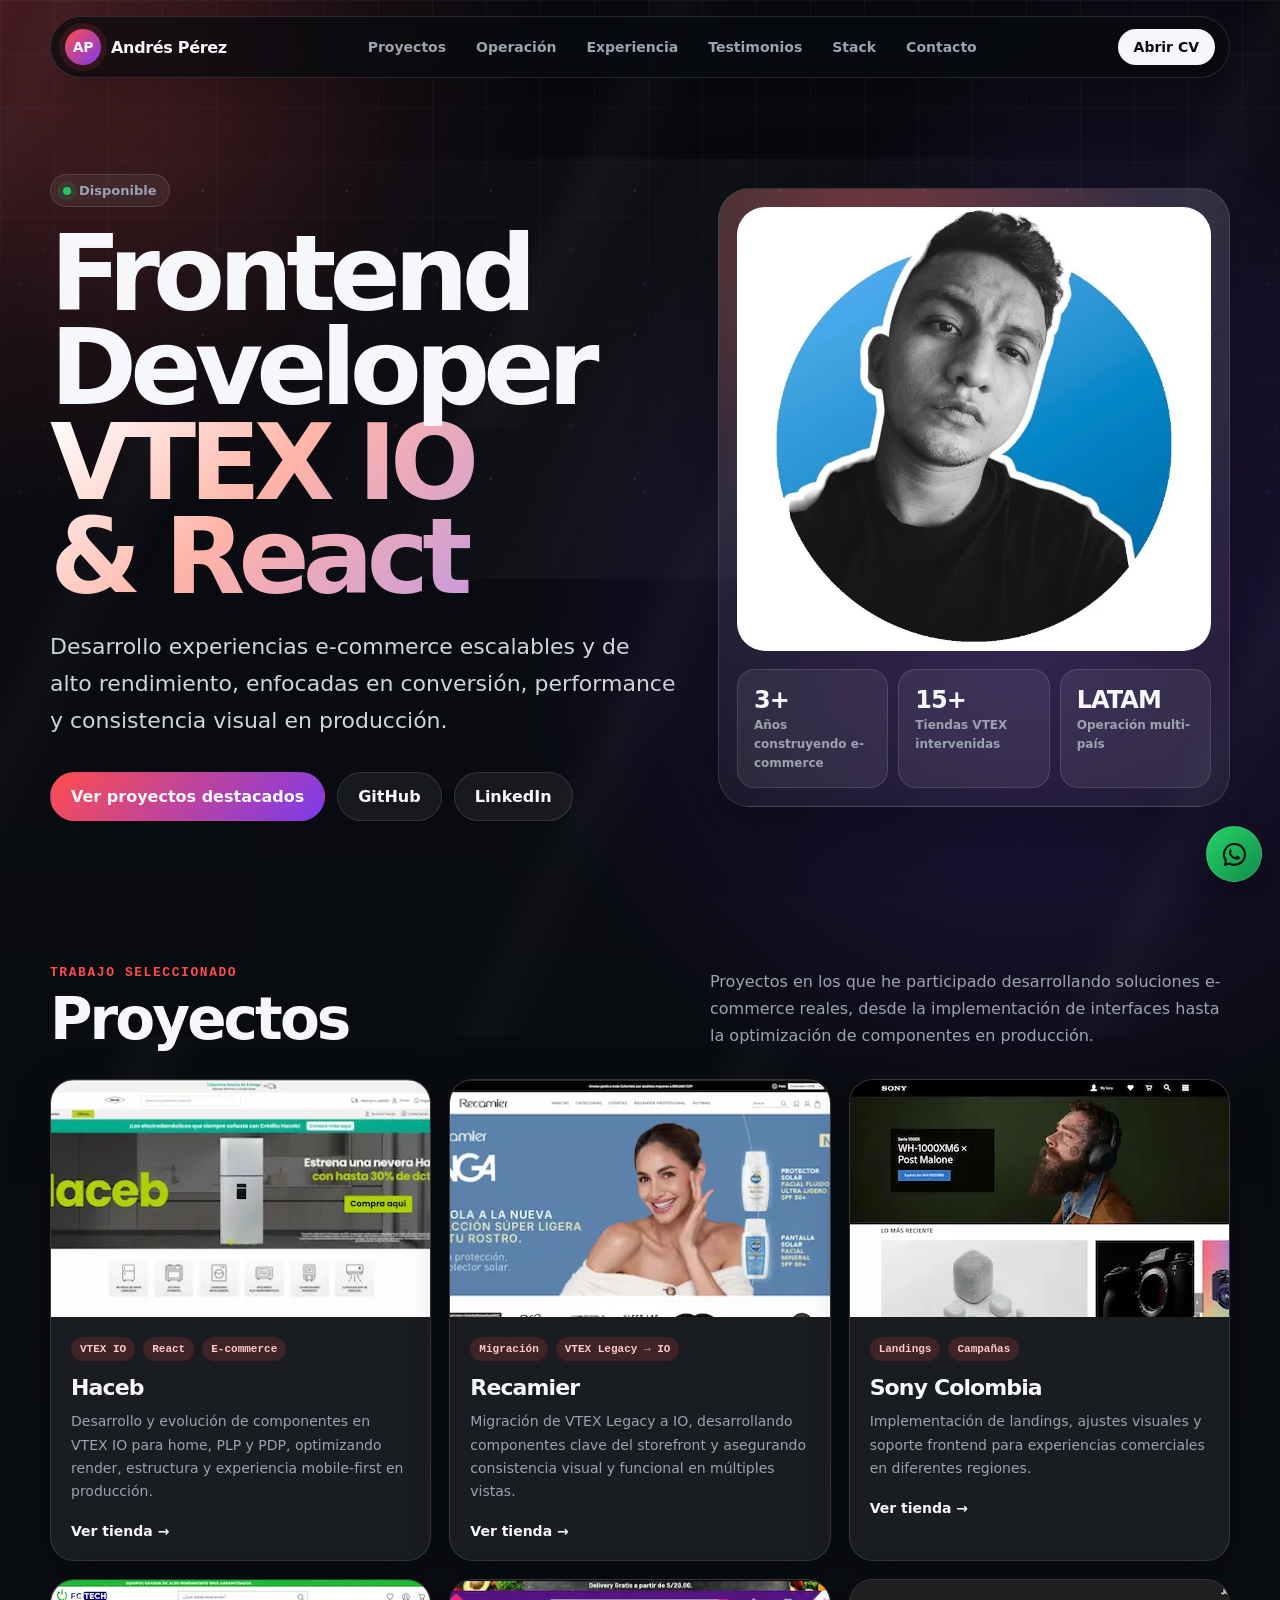
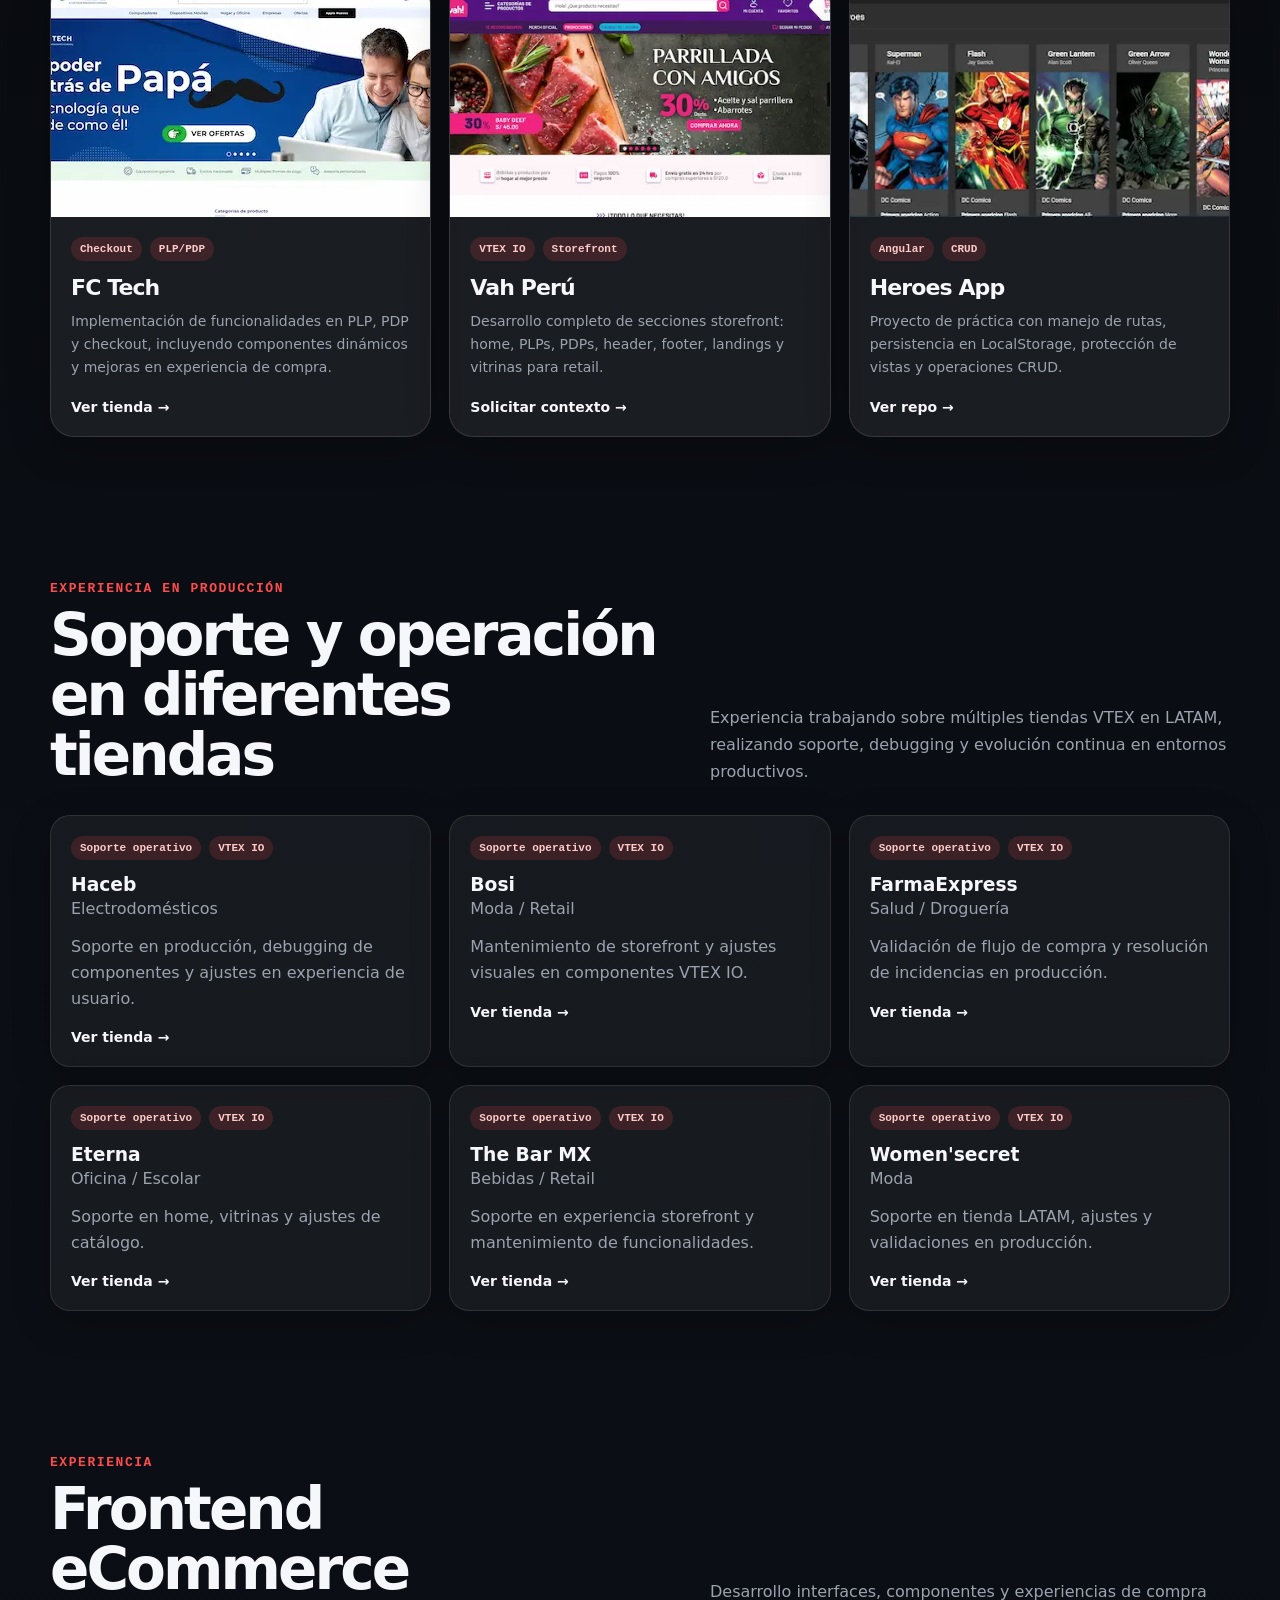
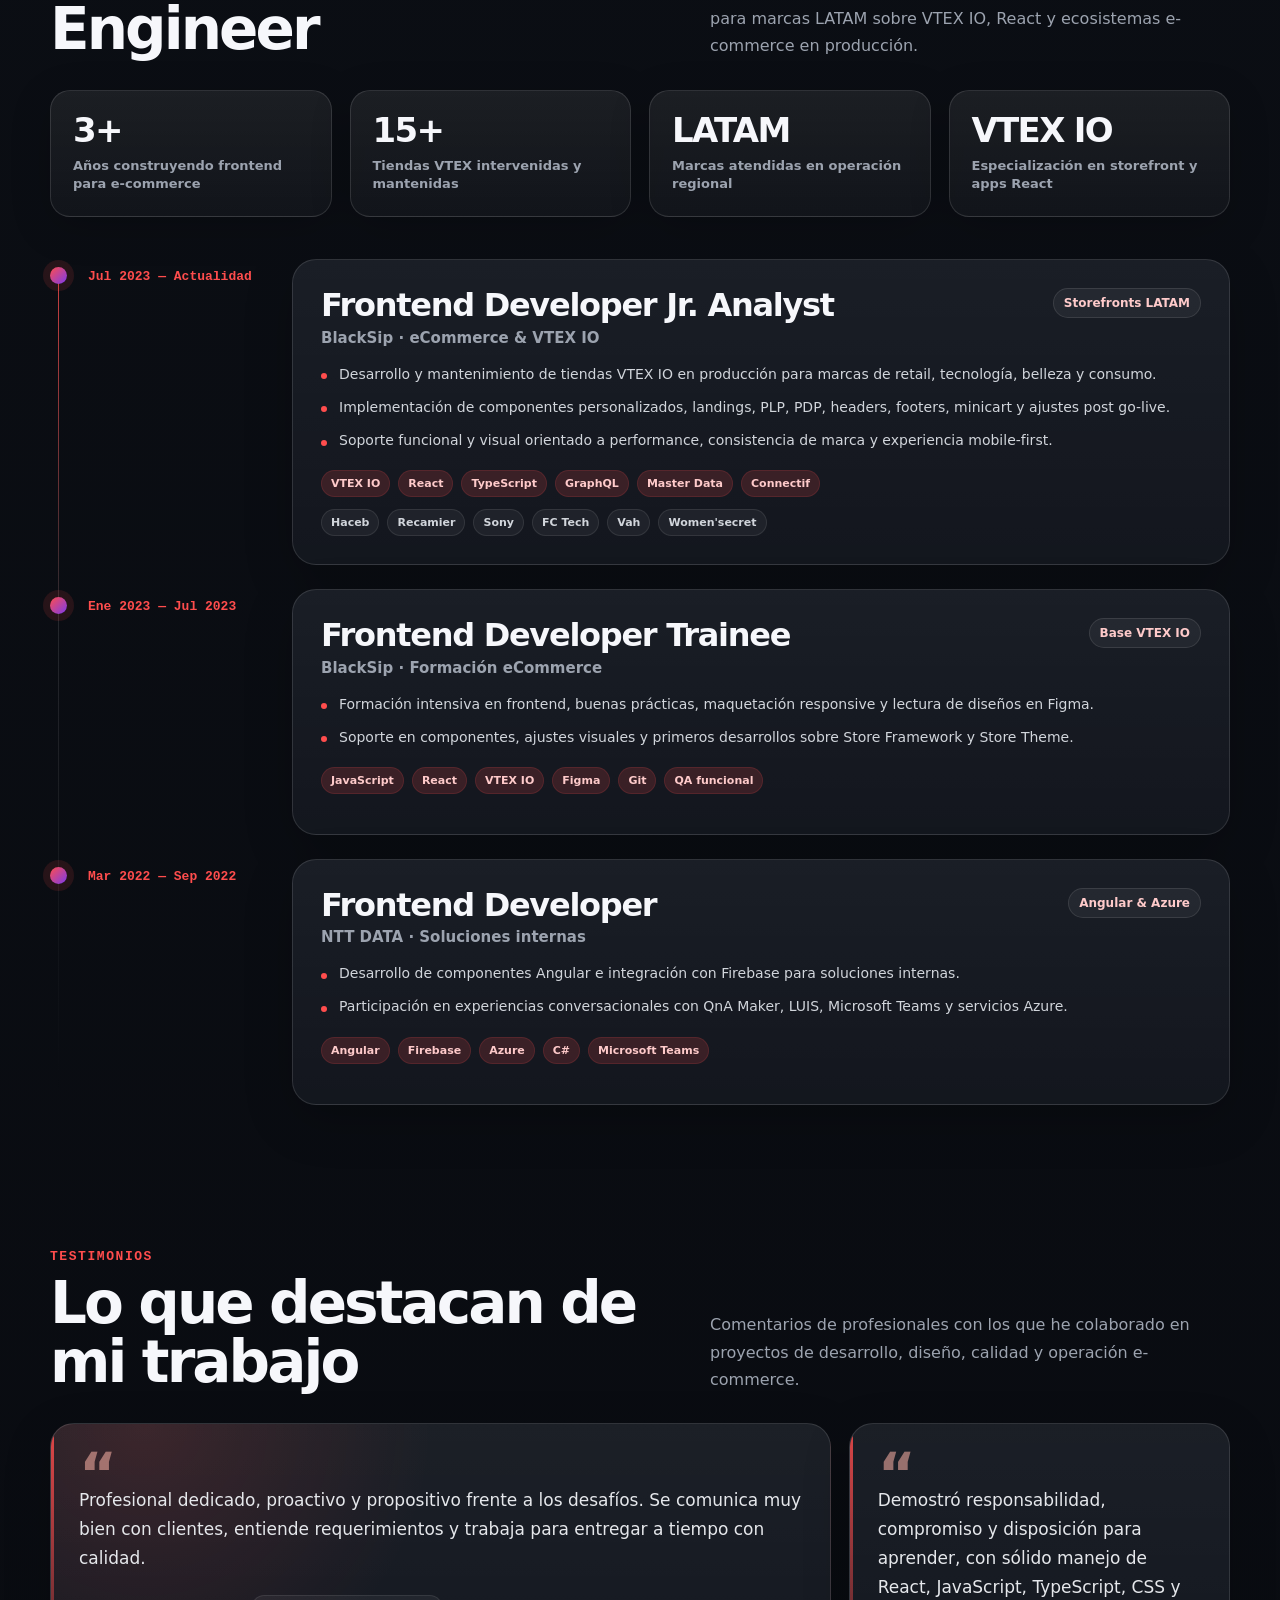
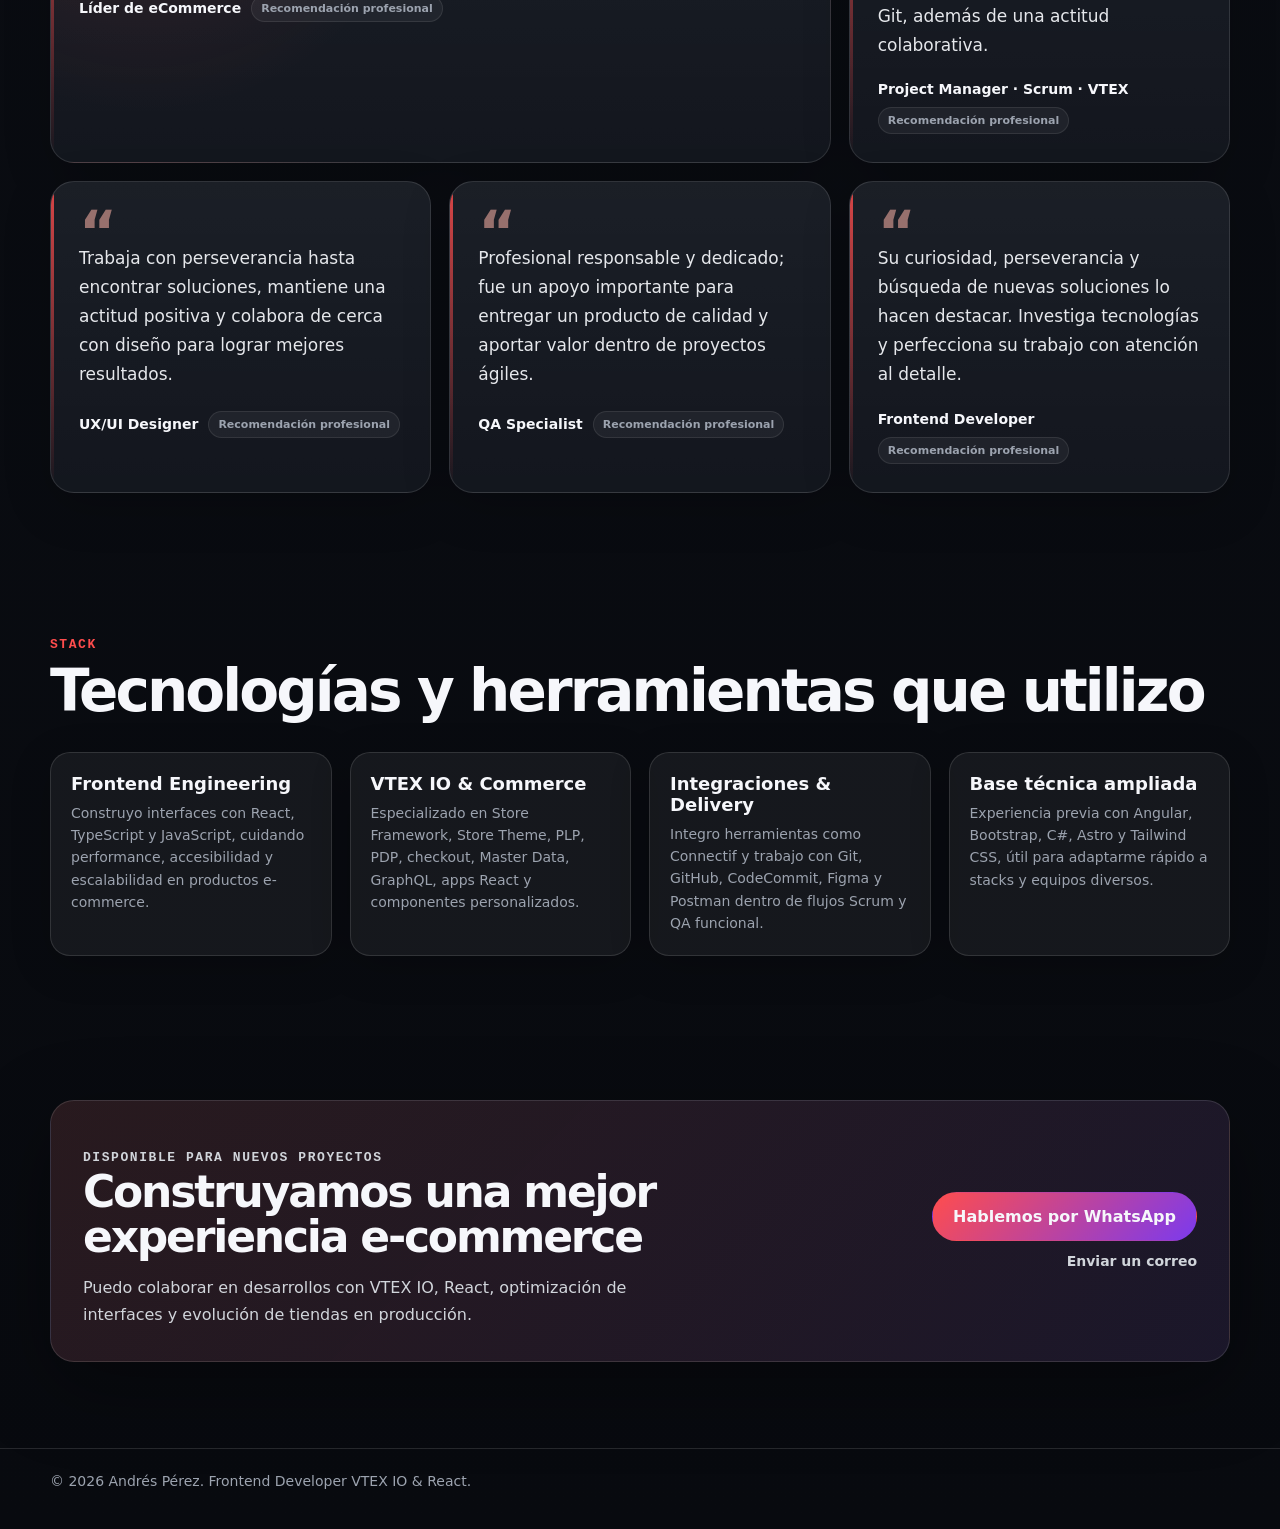
<file: index.html>
<!doctype html>
<html lang="es">
  <head>
    <meta charset="UTF-8" />
    <meta name="viewport" content="width=device-width, initial-scale=1.0" />
    <title>Andrés Pérez | Frontend Developer VTEX IO y React</title>
    <meta
      name="description"
      content="Portafolio de Andrés Pérez, Frontend Developer especializado en VTEX IO, React y e-commerce, con experiencia en marcas LATAM y equipos de desarrollo, diseño y calidad."
    />
    <meta name="author" content="Andrés Pérez" />
    <meta name="robots" content="index, follow, max-image-preview:large" />
    <meta name="theme-color" content="#080a0f" />
    <link rel="canonical" href="https://1srghost.github.io/" />
    <link rel="icon" href="assets/img/favicon.ico" sizes="48x48" />
    <script>
      document.documentElement.classList.add("js");
    </script>

    <meta property="og:type" content="profile" />
    <meta property="og:locale" content="es_CO" />
    <meta property="og:site_name" content="Portafolio de Andrés Pérez" />
    <meta
      property="og:title"
      content="Andrés Pérez | Frontend Developer VTEX IO y React"
    />
    <meta
      property="og:description"
      content="Frontend Developer especializado en VTEX IO, React y e-commerce, con experiencia en marcas LATAM y trabajo colaborativo con equipos de desarrollo, diseño y calidad."
    />
    <meta property="og:url" content="https://1srghost.github.io/" />
    <meta
      property="og:image"
      content="https://1srghost.github.io/assets/img/profile.webp"
    />
    <meta property="og:image:alt" content="Andrés Pérez, Frontend Developer" />
    <meta property="profile:first_name" content="Andrés" />
    <meta property="profile:last_name" content="Pérez" />

    <meta name="twitter:card" content="summary" />
    <meta
      name="twitter:title"
      content="Andrés Pérez | Frontend Developer VTEX IO y React"
    />
    <meta
      name="twitter:description"
      content="Frontend Developer especializado en VTEX IO, React y e-commerce, con experiencia en marcas LATAM y equipos multidisciplinarios."
    />
    <meta
      name="twitter:image"
      content="https://1srghost.github.io/assets/img/profile.webp"
    />

    <link rel="stylesheet" href="css/styles.css" />
    <script src="js/navigation.js" defer></script>
    <script src="js/animations.js" defer></script>
    <script type="application/ld+json">
      {
        "@context": "https://schema.org",
        "@type": "ProfilePage",
        "url": "https://1srghost.github.io/",
        "name": "Portafolio de Andrés Pérez",
        "publisher": {
          "@id": "https://1srghost.github.io/#andres-perez"
        },
        "mainEntity": {
          "@id": "https://1srghost.github.io/#andres-perez",
          "@type": "Person",
          "name": "Andrés Pérez",
          "alternateName": "1SrGhost",
          "jobTitle": "Frontend Developer VTEX IO y React",
          "description": "Frontend Developer especializado en VTEX IO, React y experiencias e-commerce de alto rendimiento.",
          "image": "https://1srghost.github.io/assets/img/profile.webp",
          "url": "https://1srghost.github.io/",
          "sameAs": [
            "https://github.com/1SrGhost",
            "https://www.linkedin.com/in/andresperez98/"
          ],
          "knowsAbout": [
            "VTEX IO",
            "React",
            "TypeScript",
            "JavaScript",
            "E-commerce",
            "Frontend Development",
            "Web Performance",
            "Responsive Web Design",
            "HTML5",
            "CSS3"
          ]
        }
      }
    </script>
  </head>
  <body>
    <a class="skip-link" href="#main-content">Saltar al contenido</a>
    <header class="nav">
      <div class="container nav__inner">
        <a class="brand" href="#top" aria-label="Ir al inicio">
          <span class="brand__mark">AP</span>
          <span>Andrés Pérez</span>
        </a>

        <button
          class="nav__toggle"
          type="button"
          aria-expanded="false"
          aria-controls="primary-navigation"
          aria-label="Abrir menú de navegación"
        >
          <span></span>
          <span></span>
          <span></span>
        </button>

        <nav
          class="nav__links"
          id="primary-navigation"
          aria-label="Navegación principal"
        >
          <a href="#work">Proyectos</a>
          <a href="#real-stores">Operación</a>
          <a href="#experience">Experiencia</a>
          <a href="#testimonials">Testimonios</a>
          <a href="#stack">Stack</a>
          <a href="#contact">Contacto</a>
          <a
            class="nav__mobile-cta"
            href="assets/Andres_Perez_CV.pdf"
            target="_blank"
            rel="noreferrer"
            >Abrir CV</a
          >
        </nav>

        <a
          class="nav__cta"
          href="assets/Andres_Perez_CV.pdf"
          target="_blank"
          rel="noreferrer"
          >Abrir CV</a
        >
      </div>
    </header>

    <main id="main-content">
      <span id="top" class="anchor-target" aria-hidden="true"></span>
      <section class="hero">
        <div class="container hero__grid">
          <div>
            <span class="eyebrow"
              >Disponible</span
            >
            <h1>
              <span class="hero-title__line">Frontend</span>
              <span class="hero-title__line">Developer</span>
              <span class="gradient-text">
                <span class="hero-title__line">VTEX IO &</span>
                <span class="hero-title__line">React</span>
              </span>
            </h1>
            <p class="hero__copy">
              Desarrollo experiencias e-commerce escalables y de alto
              rendimiento, enfocadas en conversión, performance y consistencia
              visual en producción.
            </p>
            <div class="hero__actions">
              <a class="btn btn--primary" href="#work"
                >Ver proyectos destacados</a
              >
              <a
                class="btn btn--ghost"
                href="https://github.com/1SrGhost"
                target="_blank"
                rel="noreferrer"
                >GitHub</a
              >
              <a
                class="btn btn--ghost"
                href="https://www.linkedin.com/in/andresperez98/"
                target="_blank"
                rel="noreferrer"
                >LinkedIn</a
              >
            </div>
          </div>

          <aside class="hero-card" aria-label="Resumen profesional">
            <div class="profile">
              <div class="profile__image-wrap">
                <img
                  src="assets/img/profile.webp"
                  alt="Foto de perfil de Andrés Pérez"
                  width="800"
                  height="749"
                  loading="eager"
                  fetchpriority="high"
                  decoding="async"
                />
              </div>
              <div class="profile__footer">
                <div class="metric">
                  <strong>3+</strong><span>Años construyendo e-commerce</span>
                </div>
                <div class="metric">
                  <strong>15+</strong><span>Tiendas VTEX intervenidas</span>
                </div>
                <div class="metric">
                  <strong>LATAM</strong><span>Operación multi-país</span>
                </div>
              </div>
            </div>
          </aside>
        </div>
      </section>

      <section id="work">
        <div class="container">
          <div class="section-head">
            <div>
              <p class="section-kicker">Trabajo seleccionado</p>
              <h2>Proyectos</h2>
            </div>
            <p class="section-description">
              Proyectos en los que he participado desarrollando soluciones
              e-commerce reales, desde la implementación de interfaces hasta la
              optimización de componentes en producción.
            </p>
          </div>

          <div class="work-grid">
            <article class="work-card">
              <div class="work-card__media">
                <img
                  src="assets/img/projects/haceb.webp"
                  alt="Haceb ecommerce"
                  width="500"
                  height="239"
                  loading="lazy"
                  decoding="async"
                />
              </div>
              <div class="work-card__body">
                <div class="work-card__meta">
                  <span class="tag">VTEX IO</span><span class="tag">React</span
                  ><span class="tag">E-commerce</span>
                </div>
                <h3>Haceb</h3>
                <p>
                  Desarrollo y evolución de componentes en VTEX IO para home,
                  PLP y PDP, optimizando render, estructura y experiencia
                  mobile-first en producción.
                </p>
                <a
                  href="https://www.haceb.com/"
                  target="_blank"
                  rel="noreferrer"
                  >Ver tienda →</a
                >
              </div>
            </article>

            <article class="work-card">
              <div class="work-card__media">
                <img
                  src="assets/img/projects/recamier.webp"
                  alt="Recamier ecommerce"
                  width="500"
                  height="239"
                  loading="lazy"
                  decoding="async"
                />
              </div>
              <div class="work-card__body">
                <div class="work-card__meta">
                  <span class="tag">Migración</span
                  ><span class="tag">VTEX Legacy → IO</span>
                </div>
                <h3>Recamier</h3>
                <p>
                  Migración de VTEX Legacy a IO, desarrollando componentes clave
                  del storefront y asegurando consistencia visual y funcional en
                  múltiples vistas.
                </p>
                <a
                  href="https://tiendacolombia.recamier.com/"
                  target="_blank"
                  rel="noreferrer"
                  >Ver tienda →</a
                >
              </div>
            </article>

            <article class="work-card">
              <div class="work-card__media">
                <img
                  src="assets/img/projects/sony.webp"
                  alt="Sony Colombia ecommerce"
                  width="500"
                  height="237"
                  loading="lazy"
                  decoding="async"
                />
              </div>
              <div class="work-card__body">
                <div class="work-card__meta">
                  <span class="tag">Landings</span
                  ><span class="tag">Campañas</span>
                </div>
                <h3>Sony Colombia</h3>
                <p>
                  Implementación de landings, ajustes visuales y soporte
                  frontend para experiencias comerciales en diferentes regiones.
                </p>
                <a
                  href="https://www.sony.com.co/"
                  target="_blank"
                  rel="noreferrer"
                  >Ver tienda →</a
                >
              </div>
            </article>

            <article class="work-card">
              <div class="work-card__media">
                <img
                  src="assets/img/projects/fctech.webp"
                  alt="FC Tech ecommerce"
                  width="500"
                  height="237"
                  loading="lazy"
                  decoding="async"
                />
              </div>
              <div class="work-card__body">
                <div class="work-card__meta">
                  <span class="tag">Checkout</span
                  ><span class="tag">PLP/PDP</span>
                </div>
                <h3>FC Tech</h3>
                <p>
                  Implementación de funcionalidades en PLP, PDP y checkout,
                  incluyendo componentes dinámicos y mejoras en experiencia de
                  compra.
                </p>
                <a
                  href="https://www.fctechstore.co/"
                  target="_blank"
                  rel="noreferrer"
                  >Ver tienda →</a
                >
              </div>
            </article>

            <article class="work-card">
              <div class="work-card__media">
                <img
                  src="assets/img/projects/vah.webp"
                  alt="Vah Perú ecommerce"
                  width="500"
                  height="282"
                  loading="lazy"
                  decoding="async"
                />
              </div>
              <div class="work-card__body">
                <div class="work-card__meta">
                  <span class="tag">VTEX IO</span
                  ><span class="tag">Storefront</span>
                </div>
                <h3>Vah Perú</h3>
                <p>
                  Desarrollo completo de secciones storefront: home, PLPs, PDPs,
                  header, footer, landings y vitrinas para retail.
                </p>
                <a href="#contact">Solicitar contexto →</a>
              </div>
            </article>

            <article class="work-card">
              <div class="work-card__media">
                <img
                  src="assets/img/projects/heroesApp.webp"
                  alt="Heroes App"
                  width="500"
                  height="234"
                  loading="lazy"
                  decoding="async"
                />
              </div>
              <div class="work-card__body">
                <div class="work-card__meta">
                  <span class="tag">Angular</span><span class="tag">CRUD</span>
                </div>
                <h3>Heroes App</h3>
                <p>
                  Proyecto de práctica con manejo de rutas, persistencia en
                  LocalStorage, protección de vistas y operaciones CRUD.
                </p>
                <a
                  href="https://github.com/1SrGhost/heroesApp"
                  target="_blank"
                  rel="noreferrer"
                  >Ver repo →</a
                >
              </div>
            </article>
          </div>
        </div>
      </section>
      <section id="real-stores">
        <div class="container">
          <div class="section-head">
            <div>
              <p class="section-kicker">Experiencia en producción</p>
              <h2>Soporte y operación en diferentes tiendas</h2>
            </div>
            <p class="section-description">
              Experiencia trabajando sobre múltiples tiendas VTEX en LATAM,
              realizando soporte, debugging y evolución continua en entornos
              productivos.
            </p>
          </div>

          <div class="store-grid">
            <article class="store-card">
              <div class="work-card__meta">
                <span class="tag">Soporte operativo</span>
                <span class="tag">VTEX IO</span>
              </div>
              <h3>Haceb</h3>
              <span>Electrodomésticos</span>
              <p>
                Soporte en producción, debugging de componentes y ajustes en
                experiencia de usuario.
              </p>
              <a href="https://www.haceb.com/" target="_blank" rel="noreferrer"
                >Ver tienda →</a
              >
            </article>

            <article class="store-card">
              <div class="work-card__meta">
                <span class="tag">Soporte operativo</span>
                <span class="tag">VTEX IO</span>
              </div>
              <h3>Bosi</h3>
              <span>Moda / Retail</span>
              <p>
                Mantenimiento de storefront y ajustes visuales en componentes
                VTEX IO.
              </p>
              <a
                href="https://www.bosi.com.co/"
                target="_blank"
                rel="noreferrer"
                >Ver tienda →</a
              >
            </article>

            <article class="store-card">
              <div class="work-card__meta">
                <span class="tag">Soporte operativo</span>
                <span class="tag">VTEX IO</span>
              </div>
              <h3>FarmaExpress</h3>
              <span>Salud / Droguería</span>
              <p>
                Validación de flujo de compra y resolución de incidencias en
                producción.
              </p>
              <a
                href="https://www.farmaexpress.com/"
                target="_blank"
                rel="noreferrer"
                >Ver tienda →</a
              >
            </article>

            <article class="store-card">
              <div class="work-card__meta">
                <span class="tag">Soporte operativo</span>
                <span class="tag">VTEX IO</span>
              </div>
              <h3>Eterna</h3>
              <span>Oficina / Escolar</span>
              <p>Soporte en home, vitrinas y ajustes de catálogo.</p>
              <a
                href="https://www.productoseterna.com/"
                target="_blank"
                rel="noreferrer"
                >Ver tienda →</a
              >
            </article>

            <article class="store-card">
              <div class="work-card__meta">
                <span class="tag">Soporte operativo</span>
                <span class="tag">VTEX IO</span>
              </div>
              <h3>The Bar MX</h3>
              <span>Bebidas / Retail</span>
              <p>
                Soporte en experiencia storefront y mantenimiento de
                funcionalidades.
              </p>
              <a
                href="https://www.thebar.com.mx/"
                target="_blank"
                rel="noreferrer"
                >Ver tienda →</a
              >
            </article>

            <article class="store-card">
              <div class="work-card__meta">
                <span class="tag">Soporte operativo</span>
                <span class="tag">VTEX IO</span>
              </div>
              <h3>Women'secret</h3>
              <span>Moda</span>
              <p>
                Soporte en tienda LATAM, ajustes y validaciones en producción.
              </p>
              <a
                href="https://www.womensecret.com.co/"
                target="_blank"
                rel="noreferrer"
                >Ver tienda →</a
              >
            </article>
          </div>
        </div>
      </section>
      <section id="experience">
        <div class="container">
          <div class="section-head">
            <div>
              <p class="section-kicker">Experiencia</p>
              <h2>Frontend eCommerce Engineer</h2>
            </div>
            <p class="section-description">
              Desarrollo interfaces, componentes y experiencias de compra para
              marcas LATAM sobre VTEX IO, React y ecosistemas e-commerce en
              producción.
            </p>
          </div>

          <div class="experience-metrics" aria-label="Resumen de experiencia">
            <div>
              <strong>3+</strong>
              <span>Años construyendo frontend para e-commerce</span>
            </div>
            <div>
              <strong>15+</strong>
              <span>Tiendas VTEX intervenidas y mantenidas</span>
            </div>
            <div>
              <strong>LATAM</strong>
              <span>Marcas atendidas en operación regional</span>
            </div>
            <div>
              <strong>VTEX IO</strong>
              <span>Especialización en storefront y apps React</span>
            </div>
          </div>

          <div class="experience-list">
            <article class="experience-item">
              <div class="experience-item__marker" aria-hidden="true"></div>
              <div class="experience-item__date">Jul 2023 — Actualidad</div>
              <div class="experience-item__content">
                <div class="experience-item__heading">
                  <div>
                    <h3>Frontend Developer Jr. Analyst</h3>
                    <h4>BlackSip · eCommerce & VTEX IO</h4>
                  </div>
                  <span class="experience-item__focus">Storefronts LATAM</span>
                </div>
                <ul class="experience-bullets">
                  <li>
                    Desarrollo y mantenimiento de tiendas VTEX IO en producción
                    para marcas de retail, tecnología, belleza y consumo.
                  </li>
                  <li>
                    Implementación de componentes personalizados, landings, PLP,
                    PDP, headers, footers, minicart y ajustes post go-live.
                  </li>
                  <li>
                    Soporte funcional y visual orientado a performance,
                    consistencia de marca y experiencia mobile-first.
                  </li>
                </ul>
                <div class="experience-tags" aria-label="Tecnologías utilizadas">
                  <span>VTEX IO</span><span>React</span><span>TypeScript</span
                  ><span>GraphQL</span><span>Master Data</span
                  ><span>Connectif</span>
                </div>
                <div class="experience-brands" aria-label="Marcas relacionadas">
                  <span>Haceb</span><span>Recamier</span><span>Sony</span
                  ><span>FC Tech</span><span>Vah</span><span>Women'secret</span>
                </div>
              </div>
            </article>

            <article class="experience-item">
              <div class="experience-item__marker" aria-hidden="true"></div>
              <div class="experience-item__date">Ene 2023 — Jul 2023</div>
              <div class="experience-item__content">
                <div class="experience-item__heading">
                  <div>
                    <h3>Frontend Developer Trainee</h3>
                    <h4>BlackSip · Formación eCommerce</h4>
                  </div>
                  <span class="experience-item__focus">Base VTEX IO</span>
                </div>
                <ul class="experience-bullets">
                  <li>
                    Formación intensiva en frontend, buenas prácticas,
                    maquetación responsive y lectura de diseños en Figma.
                  </li>
                  <li>
                    Soporte en componentes, ajustes visuales y primeros
                    desarrollos sobre Store Framework y Store Theme.
                  </li>
                </ul>
                <div class="experience-tags" aria-label="Tecnologías utilizadas">
                  <span>JavaScript</span><span>React</span><span>VTEX IO</span
                  ><span>Figma</span><span>Git</span><span>QA funcional</span>
                </div>
              </div>
            </article>

            <article class="experience-item">
              <div class="experience-item__marker" aria-hidden="true"></div>
              <div class="experience-item__date">Mar 2022 — Sep 2022</div>
              <div class="experience-item__content">
                <div class="experience-item__heading">
                  <div>
                    <h3>Frontend Developer</h3>
                    <h4>NTT DATA · Soluciones internas</h4>
                  </div>
                  <span class="experience-item__focus">Angular & Azure</span>
                </div>
                <ul class="experience-bullets">
                  <li>
                    Desarrollo de componentes Angular e integración con Firebase
                    para soluciones internas.
                  </li>
                  <li>
                    Participación en experiencias conversacionales con QnA
                    Maker, LUIS, Microsoft Teams y servicios Azure.
                  </li>
                </ul>
                <div class="experience-tags" aria-label="Tecnologías utilizadas">
                  <span>Angular</span><span>Firebase</span><span>Azure</span
                  ><span>C#</span><span>Microsoft Teams</span>
                </div>
              </div>
            </article>
          </div>
        </div>
      </section>

      <section id="testimonials">
        <div class="container">
          <div class="section-head">
            <div>
              <p class="section-kicker">Testimonios</p>
              <h2>Lo que destacan de mi trabajo</h2>
            </div>
            <p class="section-description">
              Comentarios de profesionales con los que he colaborado en
              proyectos de desarrollo, diseño, calidad y operación e-commerce.
            </p>
          </div>

          <div class="testimonials-grid">
            <article class="testimonial-card testimonial-card--featured">
              <span class="testimonial-card__quote" aria-hidden="true">“</span>
              <blockquote class="testimonial-card__text">
                Profesional dedicado, proactivo y propositivo frente a los
                desafíos. Se comunica muy bien con clientes, entiende
                requerimientos y trabaja para entregar a tiempo con calidad.
              </blockquote>
              <footer class="testimonial-card__footer">
                <span class="testimonial-card__role">Líder de eCommerce</span>
                <span class="testimonial-card__label"
                  >Recomendación profesional</span
                >
              </footer>
            </article>

            <article class="testimonial-card">
              <span class="testimonial-card__quote" aria-hidden="true">“</span>
              <blockquote class="testimonial-card__text">
                Demostró responsabilidad, compromiso y disposición para
                aprender, con sólido manejo de React, JavaScript, TypeScript,
                CSS y Git, además de una actitud colaborativa.
              </blockquote>
              <footer class="testimonial-card__footer">
                <span class="testimonial-card__role"
                  >Project Manager · Scrum · VTEX</span
                >
                <span class="testimonial-card__label"
                  >Recomendación profesional</span
                >
              </footer>
            </article>

            <article class="testimonial-card">
              <span class="testimonial-card__quote" aria-hidden="true">“</span>
              <blockquote class="testimonial-card__text">
                Trabaja con perseverancia hasta encontrar soluciones, mantiene
                una actitud positiva y colabora de cerca con diseño para lograr
                mejores resultados.
              </blockquote>
              <footer class="testimonial-card__footer">
                <span class="testimonial-card__role">UX/UI Designer</span>
                <span class="testimonial-card__label"
                  >Recomendación profesional</span
                >
              </footer>
            </article>

            <article class="testimonial-card">
              <span class="testimonial-card__quote" aria-hidden="true">“</span>
              <blockquote class="testimonial-card__text">
                Profesional responsable y dedicado; fue un apoyo importante para
                entregar un producto de calidad y aportar valor dentro de
                proyectos ágiles.
              </blockquote>
              <footer class="testimonial-card__footer">
                <span class="testimonial-card__role">QA Specialist</span>
                <span class="testimonial-card__label"
                  >Recomendación profesional</span
                >
              </footer>
            </article>

            <article class="testimonial-card">
              <span class="testimonial-card__quote" aria-hidden="true">“</span>
              <blockquote class="testimonial-card__text">
                Su curiosidad, perseverancia y búsqueda de nuevas soluciones lo
                hacen destacar. Investiga tecnologías y perfecciona su trabajo
                con atención al detalle.
              </blockquote>
              <footer class="testimonial-card__footer">
                <span class="testimonial-card__role">Frontend Developer</span>
                <span class="testimonial-card__label"
                  >Recomendación profesional</span
                >
              </footer>
            </article>
          </div>
        </div>
      </section>

      <section id="stack">
        <div class="container">
          <div class="section-head">
            <div>
              <p class="section-kicker">Stack</p>
              <h2>Tecnologías y herramientas que utilizo</h2>
            </div>
          </div>

          <div class="stack-grid">
            <article class="stack-card">
              <strong>Frontend Engineering</strong
              ><span
                >Construyo interfaces con React, TypeScript y JavaScript,
                cuidando performance, accesibilidad y escalabilidad en
                productos e-commerce.</span
              >
            </article>
            <article class="stack-card">
              <strong>VTEX IO & Commerce</strong
              ><span
                >Especializado en Store Framework, Store Theme, PLP, PDP,
                checkout, Master Data, GraphQL, apps React y componentes
                personalizados.</span
              >
            </article>
            <article class="stack-card">
              <strong>Integraciones & Delivery</strong
              ><span
                >Integro herramientas como Connectif y trabajo con Git, GitHub,
                CodeCommit, Figma y Postman dentro de flujos Scrum y QA
                funcional.</span
              >
            </article>
            <article class="stack-card">
              <strong>Base técnica ampliada</strong
              ><span
                >Experiencia previa con Angular, Bootstrap, C#, Astro y
                Tailwind CSS, útil para adaptarme rápido a stacks y equipos
                diversos.</span
              >
            </article>
          </div>
        </div>
      </section>

      <section class="contact" id="contact">
        <div class="container">
          <div class="contact-card">
            <div class="contact-card__content">
              <p class="section-kicker">Disponible para nuevos proyectos</p>
              <h2>Construyamos una mejor experiencia e-commerce</h2>
              <p>
                Puedo colaborar en desarrollos con VTEX IO, React, optimización
                de interfaces y evolución de tiendas en producción.
              </p>
            </div>
            <div class="contact-card__actions">
              <a
                class="btn btn--primary"
                href="https://wa.me/573132243852?text=Hola%20Andr%C3%A9s%2C%20vi%20tu%20portafolio%20y%20me%20gustar%C3%ADa%20conversar%20sobre%20un%20proyecto."
                target="_blank"
                rel="noreferrer"
                >Hablemos por WhatsApp</a
              >
              <a class="contact-card__email" href="mailto:edgar4698@gmail.com"
                >Enviar un correo</a
              >
            </div>
          </div>
        </div>
      </section>
    </main>

    <footer class="footer">
      <div class="container">
        © 2026 Andrés Pérez. Frontend Developer VTEX IO & React.
      </div>
    </footer>
    <div class="whatsapp-float">
      <span class="whatsapp-float__tooltip" role="tooltip"
        >¿Hablamos de tu proyecto?</span
      >
      <a
        class="whatsapp-float__button"
        href="https://wa.me/573132243852?text=Hola%20Andr%C3%A9s%2C%20vi%20tu%20portafolio%20y%20me%20gustar%C3%ADa%20conversar%20sobre%20un%20proyecto."
        target="_blank"
        rel="noreferrer"
        aria-label="Contactar a Andrés por WhatsApp"
      >
        <svg
          class="whatsapp-float__icon"
          viewBox="0 0 32 32"
          aria-hidden="true"
          focusable="false"
        >
          <path
            d="M16 3.2A12.7 12.7 0 0 0 5.3 22.8L4 29l6.4-1.7A12.7 12.7 0 1 0 16 3.2Zm0 2.3a10.4 10.4 0 0 1 0 20.8 10.2 10.2 0 0 1-5.3-1.4l-.4-.2-3.4.9.9-3.3-.3-.4A10.4 10.4 0 0 1 16 5.5Zm-4.4 5.4c-.2 0-.5.1-.8.4-.3.3-1 1-1 2.4s1 2.8 1.2 3c.2.2 2 3.2 5 4.3 2.5.9 3 .7 3.6.7.6-.1 1.8-.8 2.1-1.5.3-.7.3-1.3.2-1.5-.1-.1-.3-.2-.7-.4l-2.1-1c-.3-.1-.6-.2-.8.2-.2.3-.8 1-1 1.2-.2.2-.4.2-.7.1-.4-.2-1.5-.5-2.8-1.7-1-1-1.7-2.1-2-2.4-.2-.4 0-.5.2-.7l.5-.6c.2-.2.2-.3.3-.5.1-.2.1-.4 0-.6l-1-2.3c-.2-.6-.5-.5-.7-.5h-.6Z"
          />
        </svg>
      </a>
    </div>
  </body>
</html>
</file>
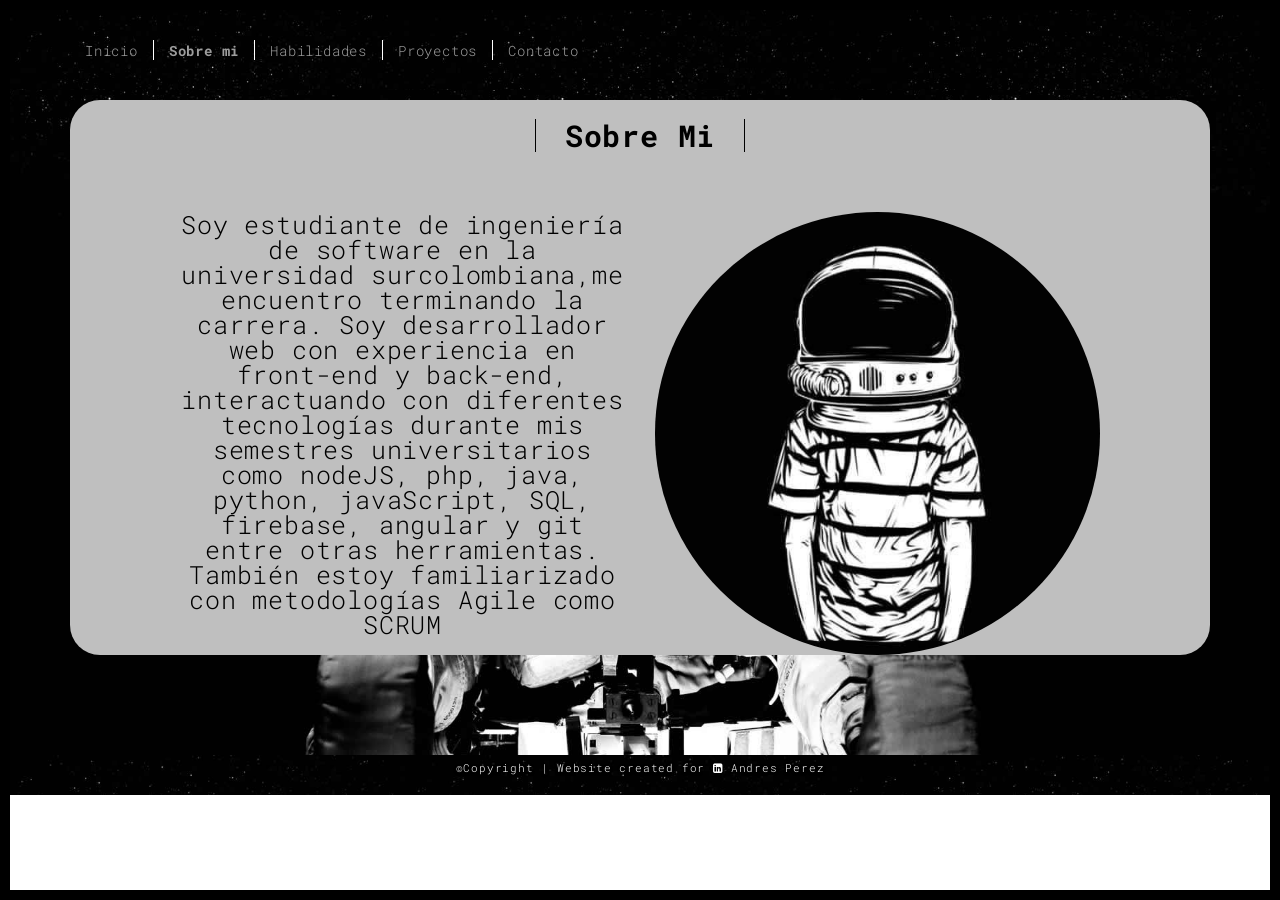
<file: about.html>
<!DOCTYPE html>
<html lang="en">

<head>
  <meta charset="UTF-8">
  <meta content="IE=edge" http-equiv="X-UA-Compatible">
  <meta content="width=device-width,initial-scale=1" name="viewport">
  <meta content="description" name="description">
  <meta name="google" content="notranslate" />


  <!-- Disable tap highlight on IE -->
  <meta name="msapplication-tap-highlight" content="no">
  
  <link rel="apple-touch-icon" sizes="180x180" href="./assets/apple-icon-180x180.png">
  <link href="./assets/favicon.ico" rel="icon">

  <title>Sobre mi</title>  

<link href="./main.3f6952e4.css" rel="stylesheet"></head>

<body class="minimal">
<div id="site-border-left"></div>
<div id="site-border-right"></div>
<div id="site-border-top"></div>
<div id="site-border-bottom"></div>
 <!-- Add your content of header -->
<header>
  <nav class="navbar  navbar-fixed-top navbar-inverse background-image-container white-text-container" style="background-image: url('./assets/images/space.jpg')">
    <div class="container">
        <button type="button" class="navbar-toggle collapsed" data-toggle="collapse" data-target="#navbar-collapse" aria-expanded="false">
          <span class="sr-only">Toggle navigation</span>
          <span class="icon-bar"></span>
          <span class="icon-bar"></span>
          <span class="icon-bar"></span>
        </button>

      <div class="collapse navbar-collapse" id="navbar-collapse">
        <ul class="nav navbar-nav ">
          <li><a href="./index.html" title="">Inicio</a></li>
          <li><a href="./about.html" title="">Sobre mi</a></li>
         <li><a href="./skill.html" title="">Habilidades</a> </li>
         <li><a href="./works.html" title="">Proyectos</a></li>
         <li><a href="./contact.html" title="">Contacto</a></li>
          
        </ul>


      </div> 
    </div>
  </nav>
</header>
<div class=" background-image-container " style="background-image: url('./assets/images/space.jpg')">
<div class="section-container">
  
    <div class="container">
      <div class="card-exp">
        <div class="col-xs-12">
          <div class="section-container-spacer text-center">
            <h1 class="h2"> Sobre Mi</h1>
          </div>
          
          <div class="row">
            <div class="col-md-10 col-md-offset-1">
              <div class="row text-center">
                <div class="col-xs-12 col-md-6" style="font-size: 25px">
                  
                  <p>Soy estudiante de ingeniería de software en la universidad surcolombiana,me encuentro terminando la carrera.
                    Soy desarrollador web con experiencia en front-end y back-end, interactuando con diferentes tecnologías durante mis semestres universitarios como nodeJS, php, java, python, javaScript, SQL, firebase, angular y git entre otras herramientas. También estoy familiarizado con metodologías Agile como SCRUM</p>
                  </div>
                <div class="col-xs-12 col-md-6 ">
                  <img src="./assets/images/perfil.jpg" class="img-responsive circular--square" >
                </div>
              </div>
            </div>
          </div>
        </div>
      </div>
    </div>
  </div>
  </div>
<footer class="footer-container text-center background-image-container white-text-container" style="background-image: url('./assets/images/space.jpg')">
  <div class="container">
    <div class="row">
      <div class="col-xs-12">
        <p>©Copyright | Website created for <i class="fa fa-linkedin-square"></i> <a href="https://www.linkedin.com/in/andresperez98/" title="Perfil de linkedin">Andres Perez</a></p>
      </div>
    </div>
  </div>
</footer>

<script>
  document.addEventListener("DOMContentLoaded", function (event) {
     navActivePage();
  });
</script>



 <script type="text/javascript" src="./main.70a66962.js"></script></body>

</html>
</file>
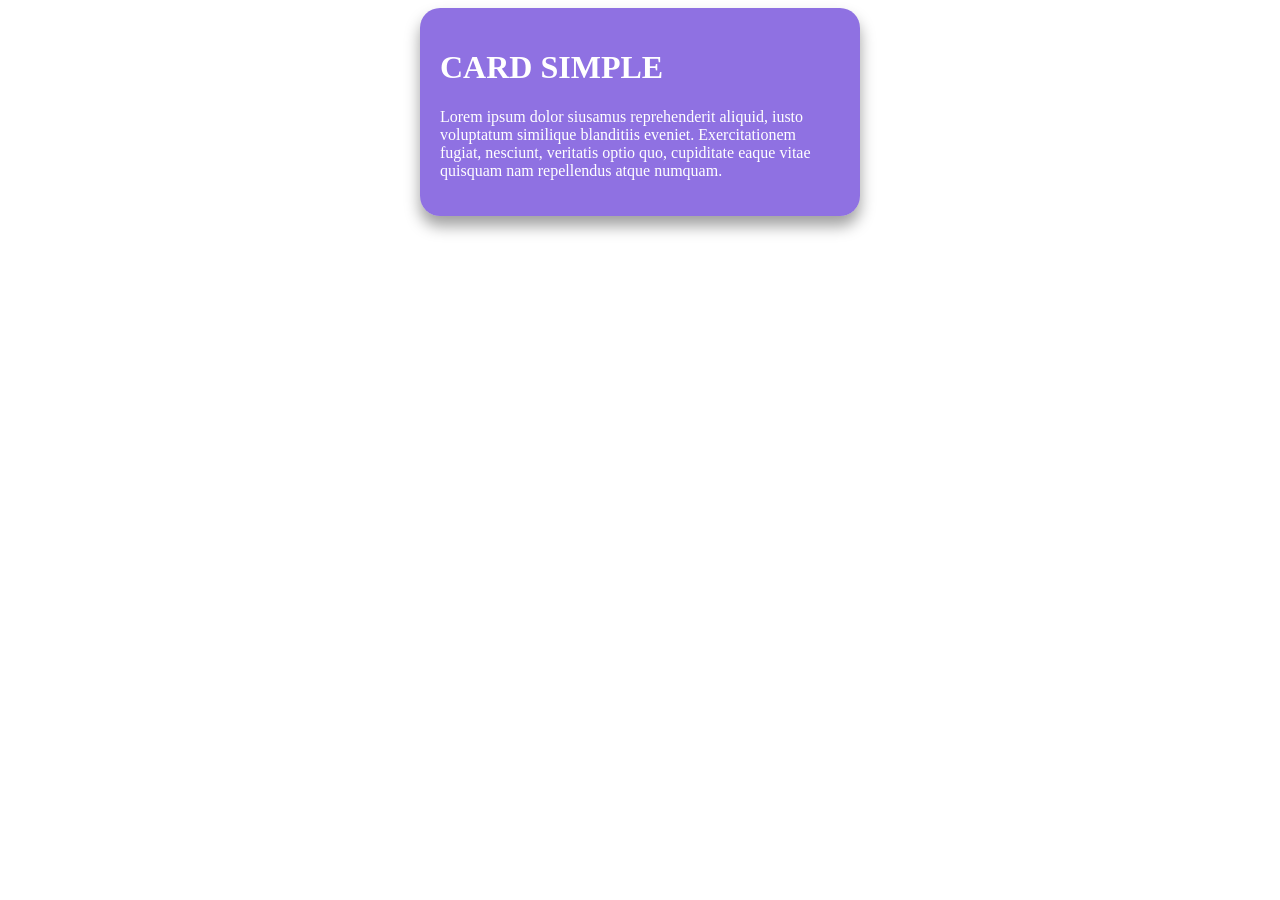
<file: card.html>
<!DOCTYPE html>
<html lang="en">
<head>
    <meta charset="UTF-8">
    <meta name="viewport" content="width=device-width, initial-scale=1.0">
    <meta http-equiv="X-UA-Compatible" content="ie=edge">
    <title>CARD CSS</title>
    <style>
        :root{
           --card-color: rgba(54, 0, 204, 0.555);
           --card-header-color: crimson;
           --card-body-color: rgb(40, 4, 124);
           --card-footer-color: indigo;
        }
        .card{
            margin: 0 auto;
            background: var(--card-color);
            color:rgb(255, 255, 255);
            width: 400px;
            padding: 20px;
            box-shadow: 0px 10px 15px rgba(0, 0, 0, 0.377);
            border-radius: 20px;            
        }
        .card-header{
            background: var(--card-header-color);            
            margin: -20px;
            padding: 20px;
            border-radius: 20px 20px 0px 0px;
        }
        .card-body{
            background: var(--card-body-color);
            margin: -20px;
            padding: 20px;
            border-radius: 00px 00px 20px 20px;
        }
        .card-footer{
            background: var(--card-footer-color);
            margin: -20px;
            padding: 20px;
            border-radius: 00px 00px 20px 20px;
            display: flex;
            justify-content: space-between
        }
        a{
            padding: 8px;
            margin: 2px;
            border-radius: 5px;
            border: 1px solid white;
            width: 100%;
            text-align: center;
            color: white;
            text-decoration: none;
        }
        a:hover{
            color: var(--card-body-color);
            background:white;
        }
    </style>
</head>
<body>

    <div class="card">
        <h1>CARD SIMPLE</h1>
        <p>Lorem ipsum dolor siusamus reprehenderit aliquid, iusto voluptatum similique blanditiis eveniet. Exercitationem fugiat, nesciunt, veritatis optio quo, cupiditate eaque vitae quisquam nam repellendus atque numquam.</p>
    </div>

    <br>

   

</body>
</html>
</file>
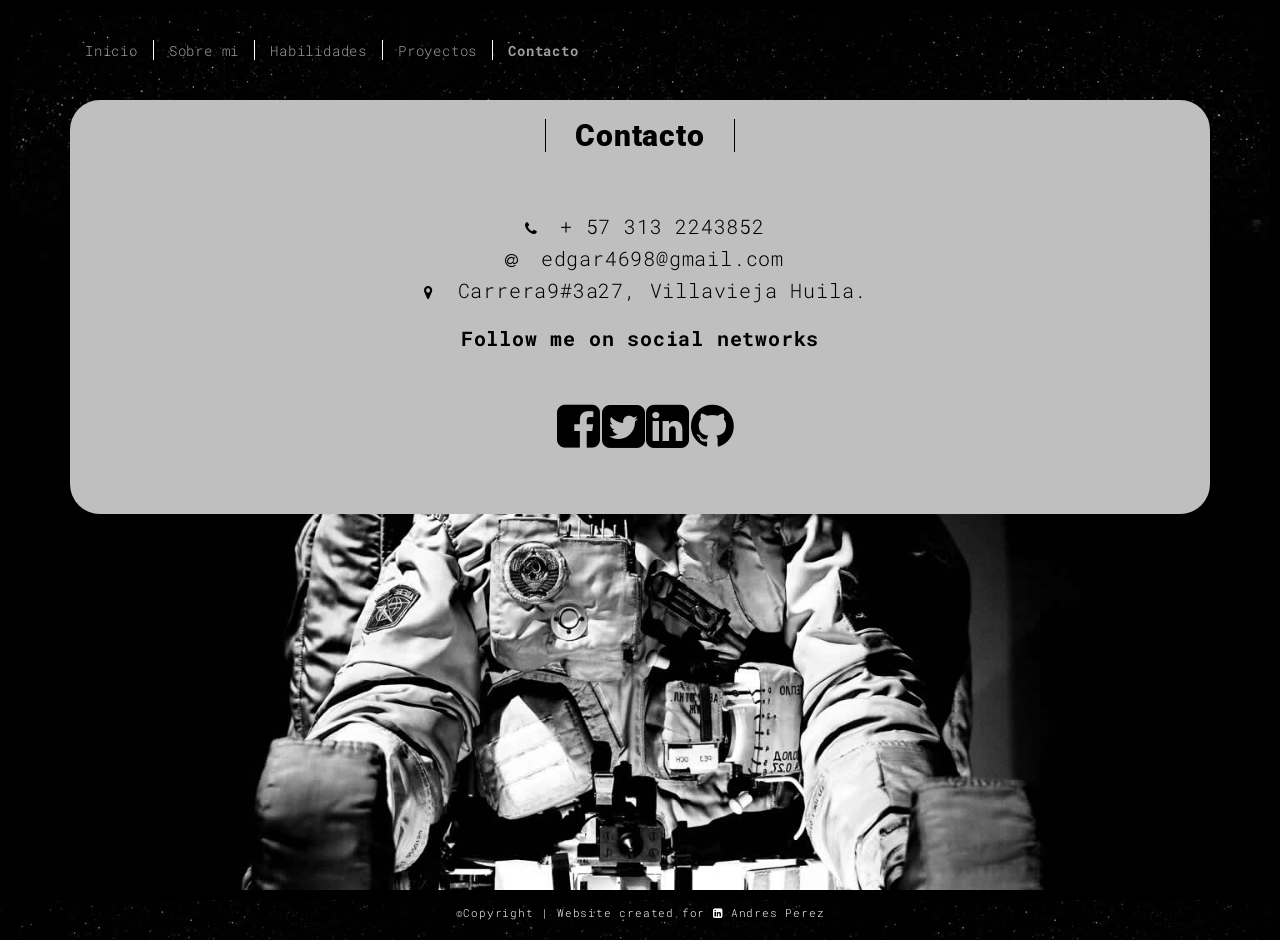
<file: contact.html>
<!DOCTYPE html>
<html lang="en">

<head>
  <meta charset="UTF-8">
  <meta content="IE=edge" http-equiv="X-UA-Compatible">
  <meta content="width=device-width,initial-scale=1" name="viewport">
  <meta content="description" name="description">
  <meta name="google" content="notranslate" />
  <meta content="Mashup templates have been developped by Orson.io team" name="author">

  <!-- Disable tap highlight on IE -->
  <meta name="msapplication-tap-highlight" content="no">
  
  <link rel="apple-touch-icon" sizes="180x180" href="./assets/apple-icon-180x180.png">
  <link href="./assets/favicon.ico" rel="icon">

  <title>Contact</title>  

<link href="./main.3f6952e4.css" rel="stylesheet"></head>

<body class="minimal">
<div id="site-border-left"></div>
<div id="site-border-right"></div>
<div id="site-border-top"></div>
<div id="site-border-bottom"></div>
 <!-- Add your content of header -->
<header>
  <nav class="navbar  navbar-fixed-top navbar-inverse background-image-container white-text-container" style="background-image: url('./assets/images/space.jpg')">
    <div class="container">
        <button type="button" class="navbar-toggle collapsed" data-toggle="collapse" data-target="#navbar-collapse" aria-expanded="false">
          <span class="sr-only">Toggle navigation</span>
          <span class="icon-bar"></span>
          <span class="icon-bar"></span>
          <span class="icon-bar"></span>
        </button>

      <div class="collapse navbar-collapse" id="navbar-collapse">
        <ul class="nav navbar-nav ">
          <li><a href="./index.html" title="">Inicio</a></li>
          <li><a href="./about.html" title="">Sobre mi</a></li>
         <li><a href="./skill.html" title="">Habilidades</a> </li>
         <li><a href="./works.html" title="">Proyectos</a></li>
         <li><a href="./contact.html" title="">Contacto</a></li>
        </ul>


      </div> 
    </div>
  </nav>
</header>
<div class="hero-full-container background-image-container" style="background-image: url('./assets/images/space.jpg')">
<div class="section-container">
    <div class="container  ">
      <div class="card-exp">
        <div class="col-xs-12">
          <div class="section-container-spacer text-center">
            <h1 class="h2"> Contacto</h1>
          </div>
          
          <div class="row">
            <div class="col-md-10 col-md-offset-1">
              
                  <div class="row">
                   
                    <div class="col-xs-12 address-container text-center "  style="font-size: 20px">
                      <ul class="list-unstyled">
                        <li >
                          <span class="fa-icon">
                            <i class="fa fa-phone" aria-hidden="true"></i>
                          </span>
                          + 57 313 2243852

                        </li>
                        <li>
                          <span class="fa-icon">
                            <i class="fa fa-at" aria-hidden="true"></i>
                          </span>
                          edgar4698@gmail.com
                        </li>
                        <li>
                          <span class="fa-icon">
                            <i class="fa fa fa-map-marker" aria-hidden="true"></i>
                          </span>
                          Carrera9#3a27, Villavieja Huila.
                        </li>
                      </ul>
                      <h3>Follow me on social networks</h3>
                      <a href="https://www.facebook.com/1Sr.Ghost/" title="facebook" class="fa-icon">
                        <br> <i class="fa fa-facebook-square" style="font-size: 50px" ></i>
                      </a>
                      <a href="https://twitter.com/edanpe98" title="twitter" class="fa-icon">
                        <br><i class="fa fa-twitter-square" style="font-size: 50px"></i>
                      </a>
                      <a href="https://www.linkedin.com/in/andresperez98/" title="linkedin" class="fa-icon">
                        <br> <i class="fa fa-linkedin-square" style="font-size: 50px"></i>
                      </a>
                      
                      <a href="https://github.com/1SrGhost" title="github" class="fa-icon">
                        <br><i class="fa fa-github"  style="font-size: 50px"></i>
                      </a>
                      <p>   
                         <br>
                         <br>
                      </p>
                    </div>
                  </div>
                
            </div>

          </div>
      
       </div>
      </div>
    </div>
  </div>

</div>
<footer class="footer-container text-center background-image-container white-text-container" style="background-image: url('./assets/images/space.jpg')">
  <div class="container">
    <div class="row">
      <div class="col-xs-12">
        <p>©Copyright | Website created for <i class="fa fa-linkedin-square"></i> <a href="https://www.linkedin.com/in/andresperez98/" title="Perfil de linkedin">Andres Perez</a></p>
      </div>
    </div>
  </div>
</footer>

<script>
  document.addEventListener("DOMContentLoaded", function (event) {
     navActivePage();
  });
</script>


<script type="text/javascript" src="./main.70a66962.js"></script></body>

</html>
</file>
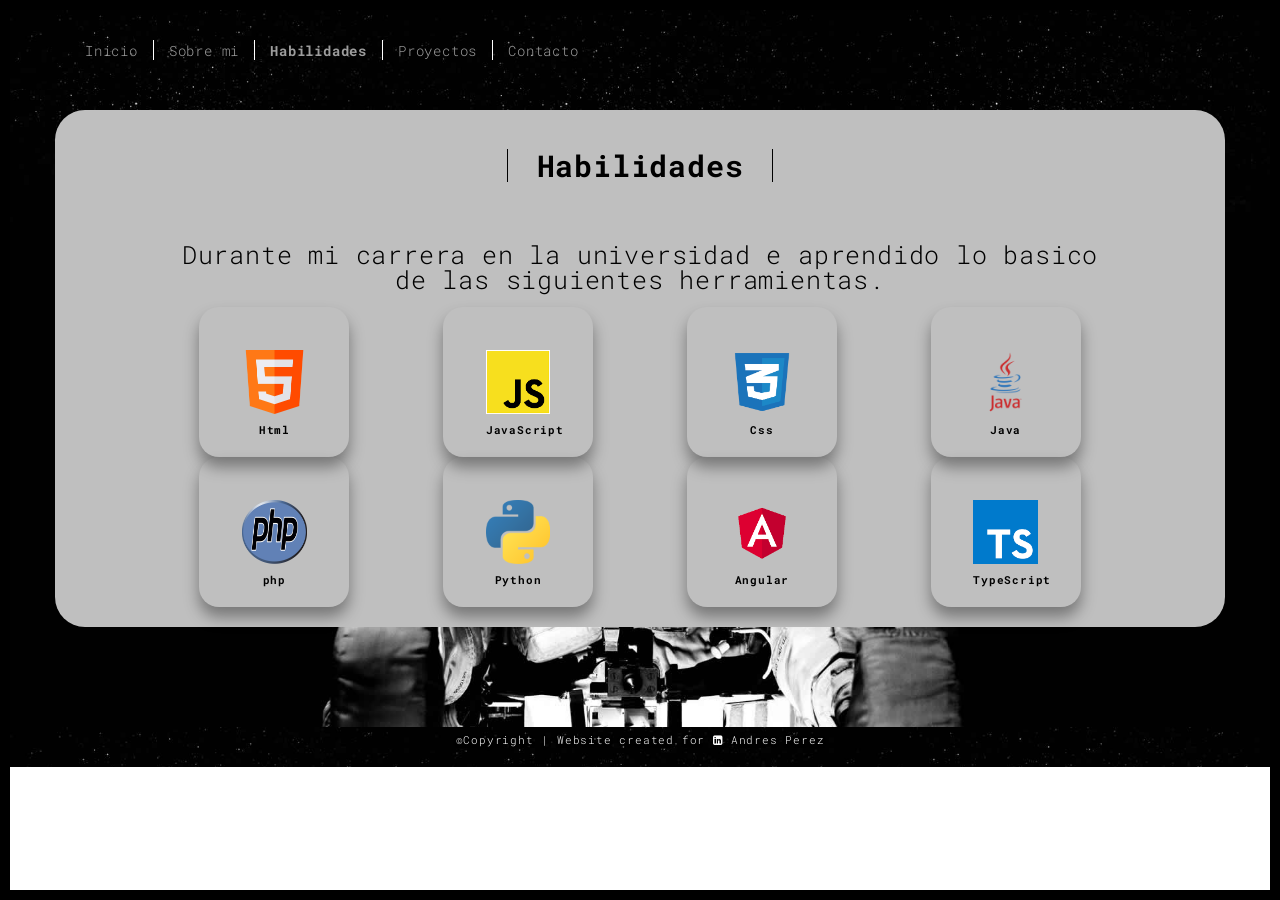
<file: skill.html>
<!DOCTYPE html>
 <html lang="en">
 
 <head>
   <meta charset="UTF-8">
   <meta content="IE=edge" http-equiv="X-UA-Compatible">
   <meta content="width=device-width,initial-scale=1" name="viewport">
   <meta content="description" name="description">
   <meta name="google" content="notranslate" />
   <meta content="Mashup templates have been developped by Orson.io team" name="author">
 
   <!-- Disable tap highlight on IE -->
   <meta name="msapplication-tap-highlight" content="no">
   
   <link rel="apple-touch-icon" sizes="180x180" href="./assets/apple-icon-180x180.png">
   <link href="./assets/favicon.ico" rel="icon">
 
   <title>Habilidades</title>  
 
 <link href="./main.3f6952e4.css" rel="stylesheet"></head>
 
 <body class="">
 <div id="site-border-left"></div>
 <div id="site-border-right"></div>
 <div id="site-border-top"></div>
 <div id="site-border-bottom"></div>
  <!-- Add your content of header -->
 <header>
   <nav class="navbar  navbar-fixed-top navbar-inverse background-image-container white-text-container" style="background-image: url('./assets/images/space.jpg')">
     <div class="container">
         <button type="button" class="navbar-toggle collapsed" data-toggle="collapse" data-target="#navbar-collapse" aria-expanded="false">
           <span class="sr-only">Toggle navigation</span>
           <span class="icon-bar"></span>
           <span class="icon-bar"></span>
           <span class="icon-bar"></span>
         </button>
 
       <div class="collapse navbar-collapse" id="navbar-collapse">
         <ul class="nav navbar-nav ">
          <li><a href="./index.html" title="">Inicio</a></li>
          <li><a href="./about.html" title="">Sobre mi</a></li>
         <li><a href="./skill.html" title="">Habilidades</a> </li>
         <li><a href="./works.html" title="">Proyectos</a></li>
         <li><a href="./contact.html" title="">Contacto</a></li>
         </ul>
 
 
       </div> 
     </div>
   </nav>
 </header>
 <div class=" background-image-container " style="background-image: url('./assets/images/space.jpg')">
 <div class="section-container ">
   
   <div class="container">
     <div class="row card-exp">
       <div class="col-xs-12">
         <div class="section-container-spacer text-center">
           <h1 class="h2"> Habilidades</h1>
         </div>
         
         <div class="row">
           <div class="col-md-10 col-md-offset-1">
             <div class="row text-center">
               <div class="col-xs-12 col-md-12" style="font-size: 25px">
                 
                 <p>
                  Durante mi carrera en la universidad e aprendido lo basico de las siguientes herramientas.
 
                 </p>
                 <div class="row">
                 
                  <div class="col-sm-3">
                    <div class="card">
                      <div class="card-body">          
                        <img src="./assets/images/html.png" width="100%" height="100%">
                        <h5 class="card-title">Html</h5>
                      </div>
                    </div>
                  </div>
                 
                  <div class="col-sm-3">
                    <div class="card">
                      <div class="card-body">          
                        <img src="./assets/images/js.png" width="100%" height="100%">
                        <h5 class="card-title">JavaScript</h5>
                      </div>
                    </div>
                  </div>
                  <div class="col-sm-3">
                    <div class="card">
                      <div class="card-body">          
                        <img src="./assets/images/css.png" width="100%" height="100%">
                        <h5 class="card-title">Css</h5>
                      </div>
                    </div>
                  </div>
                  <div class="col-sm-3">
                    <div class="card">
                      <div class="card-body">          
                        <img src="./assets/images/java.png" width="100%" height="100%">
                        <h5 class="card-title">Java</h5>
                      </div>
                    </div>
                  </div>
                </div>
                <div class="row">
                 
                  <div class="col-sm-3">
                    <div class="card">
                      <div class="card-body">          
                        <img src="./assets/images/php.png" width="100%" height="100%">
                        <h5 class="card-title">php</h5>
                      </div>
                    </div>
                  </div>
                 
                  <div class="col-sm-3">
                    <div class="card">
                      <div class="card-body">          
                        <img src="./assets/images/python.png" width="100%" height="100%">
                        <h5 class="card-title">Python</h5>
                      </div>
                    </div>
                  </div>
                  <div class="col-sm-3">
                    <div class="card">
                      <div class="card-body">          
                        <img src="./assets/images/angular.png" width="100%" height="100%">
                        <h5 class="card-title">Angular</h5>
                      </div>
                    </div>
                  </div>
                  <div class="col-sm-3">
                    <div class="card">
                      <div class="card-body">          
                        <img src="./assets/images/Ts.png" width="100%" height="100%">
                        <h5 class="card-title">TypeScript</h5>
                      </div>
                    </div>
                  </div>
                </div>

                
                 
                 </div> 
                     </div>
                   
                   </div>
                 </section>
             </div>
           </div>
         </div>
       </div>
     </div>
   </div>
 </div>
</div>
 <footer class="footer-container text-center background-image-container white-text-container" style="background-image: url('./assets/images/space.jpg')">
   <div class="container">
     <div class="row">
       <div class="col-xs-12 ">
         <p>©Copyright | Website created for <i class="fa fa-linkedin-square"></i> <a href="https://www.linkedin.com/in/andresperez98/" title="Perfil de linkedin">Andres Perez</a></p>
       
       </div>
     </div>
   </div>
 </footer>
 
 <script>
   document.addEventListener("DOMContentLoaded", function (event) {
      navActivePage();
   });
 </script>
 
 
 
  <script type="text/javascript" src="./main.70a66962.js"></script></body>
 
 </html>             
              
              
              
              
              <!-- <div class="row">
                  <div class="col-sm-3">
                    <div class="card">
                      <div class="card-body">
                       
                        <img src="./assets/images/js.png" width="100%" height="100%">
                        <h5 class="card-title">javascript</h5>
                      </div>
                    </div>
                  </div>
                  <div class="col-sm-3">
                    <div class="card">
                      <div class="card-body">          
                        <img src="./assets/images/html.png" width="100%" height="100%">
                        <h5 class="card-title">Html</h5>
                      </div>
                    </div>
                  </div>
                 
                 
                
                </div>  -->
</file>
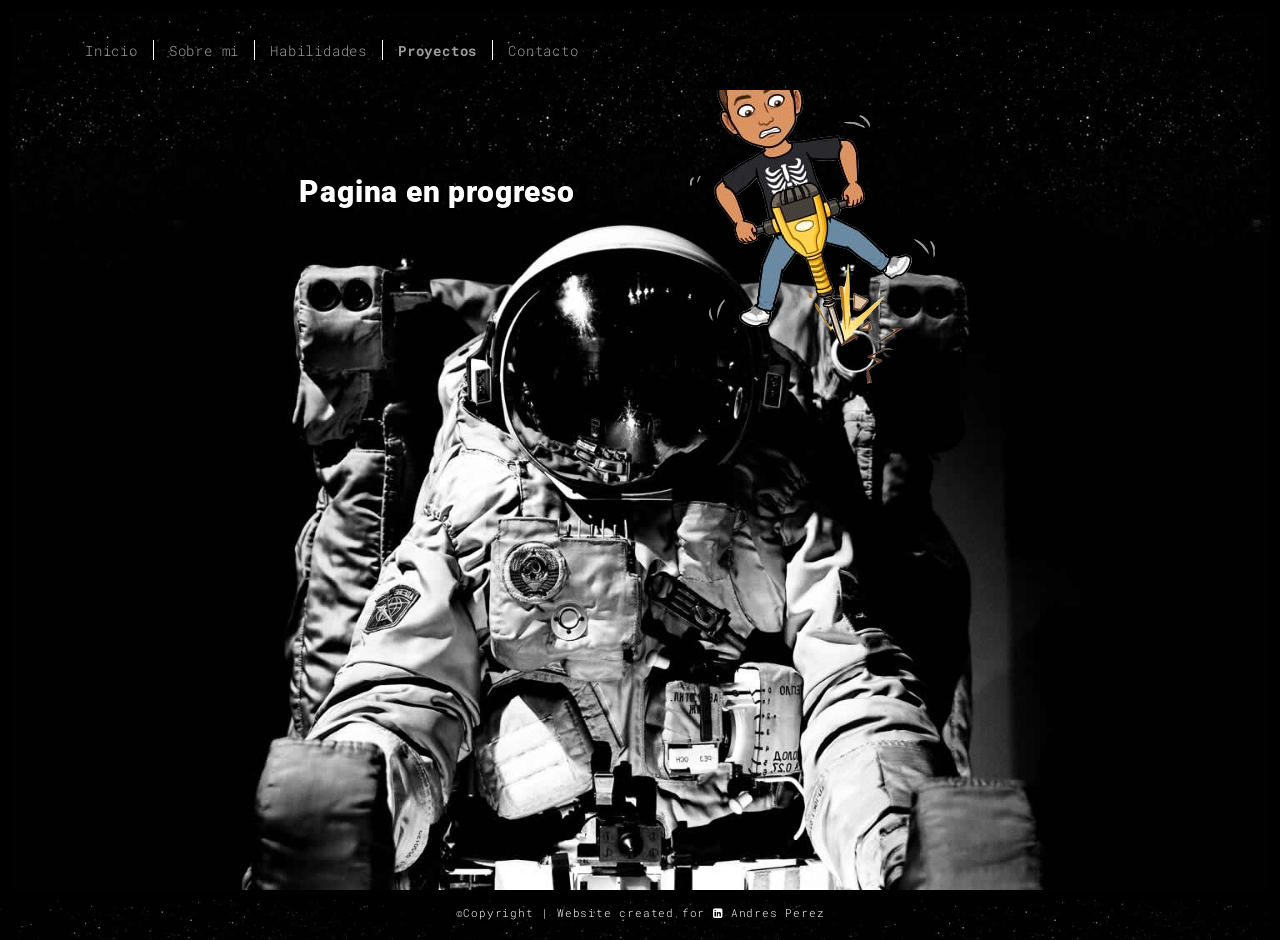
<file: works.html>
<!DOCTYPE html>
<html lang="en">

<head>
  <meta charset="UTF-8">
  <meta content="IE=edge" http-equiv="X-UA-Compatible">
  <meta content="width=device-width,initial-scale=1" name="viewport">
  <meta content="description" name="description">
  <meta name="google" content="notranslate" />
  <meta content="Mashup templates have been developped by Orson.io team" name="author">

  <!-- Disable tap highlight on IE -->
  <meta name="msapplication-tap-highlight" content="no">
  
  <link rel="apple-touch-icon" sizes="180x180" href="./assets/apple-icon-180x180.png">
  <link href="./assets/favicon.ico" rel="icon">

  <title>Proyectos</title>  

<link href="./main.3f6952e4.css" rel="stylesheet"></head>

<body class="minimal">
<div id="site-border-left"></div>
<div id="site-border-right"></div>
<div id="site-border-top"></div>
<div id="site-border-bottom"></div>
 <!-- Add your content of header -->
<header>
  <nav class="navbar  navbar-fixed-top navbar-inverse background-image-container white-text-container" style="background-image: url('./assets/images/space.jpg')">
    <div class="container">
        <button type="button" class="navbar-toggle collapsed" data-toggle="collapse" data-target="#navbar-collapse" aria-expanded="false">
          <span class="sr-only">Toggle navigation</span>
          <span class="icon-bar"></span>
          <span class="icon-bar"></span>
          <span class="icon-bar"></span>
        </button>

      <div class="collapse navbar-collapse" id="navbar-collapse">
        <ul class="nav navbar-nav ">
          <li><a href="./index.html" title="">Inicio</a></li>
          <li><a href="./about.html" title="">Sobre mi</a></li>
         <li><a href="./skill.html" title="">Habilidades</a> </li>
         <li><a href="./works.html" title="">Proyectos</a></li>
         <li><a href="./contact.html" title="">Contacto</a></li>
          
        </ul>


      </div> 
    </div>
  </nav>
</header>
<div class="hero-full-container background-image-container white-text-container" style="background-image: url('./assets/images/space.jpg')">

  <div class="container">
    <div class="row">
      
      <div class="col-sm-8 col-sm-offset-2 section-container-spacer">
        <div class="text-center">
          <h1 class="h2"> Pagina en progreso</h1>
          <img src="./assets/images/proceso.png" alt="" srcset="">
        </div>
      </div>

     
     
</div>
</div>
</div>
</div>

<footer class="footer-container text-center background-image-container white-text-container" style="background-image: url('./assets/images/space.jpg')">
  <div class="container">
    <div class="row">
      <div class="col-xs-12">
        <p>©Copyright | Website created for <i class="fa fa-linkedin-square"></i> <a href="https://www.linkedin.com/in/andresperez98/" title="Perfil de linkedin">Andres Perez</a></p>
      </div>
    </div>
  </div>
</footer>

<script>
  document.addEventListener("DOMContentLoaded", function (event) {
     navActivePage();
  });
</script>

 <script type="text/javascript" src="./main.70a66962.js"></script></body>

</html>
</file>
<file: css/styles.css>
:root {
--bg: #080a0f;
--bg-soft: #0e1118;
--card: #fff1;
--card-strong: #ffffff1a;
--text: #f6f7fb;
--muted: #9ca3af;
--line: #ffffff1f;
--primary: #ff4d4d;
--primary-soft: #ff4d4d29;
--accent: #7c3aed;
--success: #22c55e;
--radius: 24px;
--shadow: 0 24px 80px #00000059;
--container: 1180px;
--space-section: clamp(56px,8vw,72px);
--space-section-tight: clamp(44px,7vw,60px);
--space-card: clamp(18px,4vw,28px);
--gap-grid: clamp(14px,3vw,18px)
}

/* Base and accessibility */
* {
box-sizing:border-box
}

html {
scroll-behavior:smooth;
scroll-padding-top:96px;
overflow-x:hidden;
overflow-x:clip
}

body {
margin:0;
font-family:Inter,ui-sans-serif,system-ui,-apple-system,BlinkMacSystemFont,'Segoe UI',sans-serif;
color:var(--text);
background:radial-gradient(circle at top left,#ff4d4d38,transparent 34rem),radial-gradient(circle at 80% 10%,#7c3aed40,transparent 32rem),linear-gradient(180deg,#080a0f 0%,#0b0e14 45%,#080a0f 100%);
min-height:100vh;
overflow-x:hidden;
overflow-x:clip
}

@supports not (overflow: clip) {
html,
body {
overflow-x:hidden
}
}

main,
.footer {
position:relative;
z-index:1
}

body::before {
content:'';
position:fixed;
inset:0;
pointer-events:none;
background-image:linear-gradient(#ffffff09 1px,transparent 1px),linear-gradient(90deg,#ffffff09 1px,transparent 1px);
background-size:54px 54px;
-webkit-mask-image:linear-gradient(to bottom,black,transparent 75%);
mask-image:linear-gradient(to bottom,black,transparent 75%);
z-index:0
}

body::after {
content:'';
position:fixed;
inset:-20%;
pointer-events:none;
background:
radial-gradient(circle at 22% 22%,#ff4d4d1f,transparent 16rem),
radial-gradient(circle at 78% 34%,#7c3aed24,transparent 18rem),
linear-gradient(115deg,transparent 0 42%,#ffffff08 46%,transparent 52% 100%);
background-size:100% 100%,100% 100%,38rem 38rem;
mix-blend-mode:screen;
opacity:.72;
transform:translate3d(0,0,0);
animation:ambient-drift 18s ease-in-out infinite alternate;
z-index:0
}

a {
color:inherit;
text-decoration:none
}

img {
max-width:100%;
display:block;
height:auto
}

.skip-link {
position:fixed;
top:12px;
left:12px;
z-index:100;
padding:12px 16px;
border-radius:10px;
background:var(--text);
color:var(--bg);
font-weight:800;
transform:translateY(-150%);
transition:transform 180ms ease
}

.skip-link:focus {
transform:translateY(0)
}

.anchor-target {
position:absolute;
top:0
}

/* Shared layout */
.container {
width:min(100% - clamp(28px,6vw,48px),var(--container));
margin-inline:auto
}

/* Header and navigation */
.nav {
position:sticky;
top:16px;
z-index:80;
margin-top:16px;
align-self:start
}

.nav__inner {
display:flex;
align-items:center;
justify-content:space-between;
gap:24px;
padding:12px 14px;
border:1px solid var(--line);
border-radius:999px;
background:#080a0fb8;
-webkit-backdrop-filter:blur(18px);
backdrop-filter:blur(18px);
box-shadow:0 16px 60px #00000038
}

.brand {
display:inline-flex;
align-items:center;
gap:10px;
font-weight:800;
letter-spacing:-.02em
}

.brand__mark {
width:36px;
height:36px;
border-radius:50%;
display:grid;
place-items:center;
background:linear-gradient(135deg,var(--primary),var(--accent));
box-shadow:0 0 0 6px #ff4d4d1f;
font-size:14px
}

.nav__links {
display:flex;
align-items:center;
gap:6px
}

.nav__links a {
color:var(--muted);
font-size:14px;
font-weight:600;
padding:10px 12px;
border-radius:999px;
transition:180ms ease
}

.nav__links a:hover {
color:var(--text);
background:#ffffff14
}

.nav__links a:focus-visible {
color:var(--text);
background:#ffffff14
}

.nav__toggle,
.nav__mobile-cta {
display:none
}

.nav__toggle {
width:44px;
height:44px;
padding:0;
border:1px solid var(--line);
border-radius:50%;
background:#ffffff0f;
cursor:pointer
}

.nav__toggle span {
display:block;
width:19px;
height:2px;
margin:4px auto;
border-radius:99px;
background:var(--text);
transition:transform 220ms ease,opacity 180ms ease
}

.nav__toggle[aria-expanded="true"] span:nth-child(1) {
transform:translateY(6px) rotate(45deg)
}

.nav__toggle[aria-expanded="true"] span:nth-child(2) {
opacity:0
}

.nav__toggle[aria-expanded="true"] span:nth-child(3) {
transform:translateY(-6px) rotate(-45deg)
}

.nav__cta {
padding:10px 16px;
border-radius:999px;
font-size:14px;
font-weight:800;
background:var(--text);
color:#080a0f
}

/* Hero */
.hero {
position:relative;
padding:clamp(62px,10vw,96px) 0 clamp(42px,8vw,72px);
isolation:isolate;
overflow:hidden
}

.hero::before {
content:'';
position:absolute;
inset:10% -12% auto;
height:420px;
pointer-events:none;
background:
radial-gradient(circle at 12% 52%,#ff4d4d26 0 2px,transparent 3px),
radial-gradient(circle at 48% 22%,#ffffff29 0 1px,transparent 2px),
radial-gradient(circle at 84% 60%,#7c3aed3d 0 2px,transparent 3px),
linear-gradient(115deg,transparent 25%,#ffffff12 50%,transparent 75%);
background-size:11rem 11rem,9rem 9rem,13rem 13rem,100% 100%;
filter:blur(.2px);
-webkit-mask-image:linear-gradient(90deg,transparent,black 18%,black 82%,transparent);
mask-image:linear-gradient(90deg,transparent,black 18%,black 82%,transparent);
opacity:.5;
animation:hero-orbit 22s linear infinite;
z-index:-1
}

.hero__grid {
display:grid;
grid-template-columns:1.1fr 0.9fr;
gap:clamp(24px,5vw,42px);
align-items:center
}

.eyebrow {
display:inline-flex;
align-items:center;
gap:8px;
padding:8px 12px;
border-radius:999px;
border:1px solid var(--line);
background:var(--card);
color:var(--muted);
font-size:13px;
font-weight:700;
margin-bottom:20px
}

.eyebrow::before {
content:'';
width:8px;
height:8px;
border-radius:50%;
background:var(--success);
box-shadow:0 0 0 6px #22c55e1f
}

h1 {
margin:0;
font-size:clamp(48px,8.2vw,108px);
line-height:.9;
letter-spacing:-.065em;
text-wrap:balance;
overflow-wrap:break-word
}

.hero-title__line {
display:block
}

.gradient-text {
display:block;
background:linear-gradient(135deg,#fff 0%,#ffb4a8 35%,#a78bfa 100%);
-webkit-background-clip:text;
background-clip:text;
color:transparent
}

.gradient-text .hero-title__line {
display:inline
}

.hero__copy {
margin:clamp(18px,4vw,24px) 0 0;
max-width:690px;
color:#d1d5db;
font-size:clamp(17px,2vw,22px);
line-height:1.68;
overflow-wrap:break-word
}

.hero__actions {
display:flex;
flex-wrap:wrap;
gap:12px;
margin-top:clamp(24px,5vw,32px)
}

.btn {
display:inline-flex;
align-items:center;
justify-content:center;
gap:10px;
border-radius:999px;
padding:14px 20px;
font-weight:800;
border:1px solid var(--line);
transition:transform 180ms ease,background 180ms ease,border-color 180ms ease
}

.btn:hover {
transform:translateY(-2px)
}

.btn--primary {
background:linear-gradient(135deg,var(--primary),var(--accent));
border-color:transparent
}

.btn--ghost {
background:#ffffff0f;
color:var(--text)
}

.hero-card {
position:relative;
padding:clamp(12px,3vw,18px);
border:1px solid var(--line);
border-radius:clamp(22px,5vw,32px);
background:linear-gradient(180deg,#ffffff1f,#ffffff0b);
box-shadow:var(--shadow);
overflow:hidden
}

.hero-card::before {
content:'';
position:absolute;
inset:-1px;
background:radial-gradient(circle at 30% 10%,#ff4d4d59,transparent 18rem);
pointer-events:none
}

.profile {
position:relative;
display:grid;
gap:clamp(12px,3vw,18px)
}

.profile__footer {
display:grid;
grid-template-columns:repeat(3,1fr);
gap:10px
}

.metric {
padding:clamp(13px,3vw,16px);
border-radius:18px;
background:#ffffff12;
border:1px solid var(--line)
}

.metric strong {
display:block;
font-size:clamp(20px,5vw,24px);
letter-spacing:-.04em
}

.metric span {
color:var(--muted);
font-size:12px;
font-weight:700
}

.profile__image-wrap {
position:relative;
border-radius:28px;
overflow:hidden;
background:#0f172a;
display:flex;
align-items:center;
justify-content:center;
min-height:clamp(260px,78vw,360px)
}

.profile__image-wrap::before {
content:'';
position:absolute;
width:250px;
height:250px;
background:radial-gradient(circle,#ff4d4d99,transparent 70%);
filter:blur(60px);
z-index:0
}

.profile__image-wrap img {
position:relative;
z-index:1;
max-width:100%;
filter:drop-shadow(0 25px 40px #0009)
}

/* Section headings */
section {
padding:var(--space-section) 0
}

.section-head {
display:flex;
align-items:end;
justify-content:space-between;
gap:clamp(14px,4vw,24px);
margin-bottom:clamp(22px,5vw,30px)
}

.section-kicker {
font-family:ui-monospace,SFMono-Regular,Consolas,'Liberation Mono',monospace;
color:var(--primary);
font-weight:600;
font-size:13px;
text-transform:uppercase;
letter-spacing:.12em;
margin:0 0 10px
}

h2 {
margin:0;
font-size:clamp(30px,9vw,58px);
line-height:1.03;
letter-spacing:-.05em
}

.section-description {
max-width:520px;
color:var(--muted);
line-height:1.7;
margin:0
}

/* Project cards */
.work-grid {
display:grid;
grid-template-columns:repeat(3,1fr);
gap:var(--gap-grid)
}

.work-card {
position:relative;
overflow:hidden;
border:1px solid var(--line);
border-radius:var(--radius);
background:var(--card);
box-shadow:0 10px 40px #00000040;
transition:transform 220ms ease,border-color 220ms ease,background 220ms ease
}

.work-card:hover {
transform:translateY(-8px);
background:var(--card-strong);
border-color:#ffffff3d
}

.work-card__media {
aspect-ratio:16 / 10;
overflow:hidden;
background:#111827
}

.work-card__media img {
width:100%;
height:100%;
object-fit:cover;
transition:transform 420ms ease
}

.work-card:hover img {
transform:scale(1.06)
}

.work-card__body {
padding:clamp(18px,4vw,20px)
}

.work-card__meta {
display:flex;
flex-wrap:wrap;
gap:8px;
margin-bottom:14px
}

.tag {
display:inline-flex;
padding:6px 9px;
border-radius:999px;
color:#fecaca;
background:var(--primary-soft);
font-family:ui-monospace,SFMono-Regular,Consolas,'Liberation Mono',monospace;
font-size:11px;
font-weight:600
}

.work-card h3 {
margin:0 0 10px;
font-size:22px;
letter-spacing:-.04em
}

.work-card p {
color:var(--muted);
line-height:1.65;
margin:0 0 18px;
font-size:14px
}

.work-card__cta::after {
content:'→';
font-size:15px;
line-height:1;
transition:transform 180ms ease
}

.work-card a {
color:var(--text);
font-weight:800;
font-size:14px
}

/* Experience timeline */
.experience-metrics {
display:grid;
grid-template-columns:repeat(4,1fr);
gap:var(--gap-grid);
margin-bottom:clamp(28px,5vw,42px)
}

.experience-metrics div {
padding:clamp(16px,3vw,22px);
border:1px solid var(--line);
border-radius:20px;
background:linear-gradient(180deg,#ffffff12,#ffffff08);
box-shadow:0 10px 40px #0000002e
}

.experience-metrics strong {
display:block;
font-size:clamp(22px,3vw,34px);
line-height:1;
letter-spacing:-.05em;
margin-bottom:10px
}

.experience-metrics span {
display:block;
color:var(--muted);
font-size:13px;
font-weight:700;
line-height:1.45
}

.experience-list {
position:relative;
display:grid;
gap:clamp(18px,3vw,24px)
}

.experience-list::before {
content:'';
position:absolute;
top:10px;
bottom:10px;
left:8px;
width:1px;
background:linear-gradient(to bottom,var(--primary),#ffffff24 42%,transparent);
opacity:.8
}

.experience-item {
position:relative;
display:grid;
grid-template-columns:170px 1fr;
gap:clamp(20px,4vw,34px);
padding:0 0 0 38px;
border-radius:0;
border:0;
background:transparent;
box-shadow:none
}

.experience-item__marker {
position:absolute;
left:0;
top:8px;
width:17px;
height:17px;
border-radius:50%;
background:linear-gradient(135deg,var(--primary),var(--accent));
box-shadow:0 0 0 7px #ff4d4d1f
}

.experience-item__content {
padding:clamp(20px,4vw,28px);
border-radius:var(--radius);
border:1px solid var(--line);
background:
linear-gradient(180deg,#ffffff10,#ffffff08),
#0b0f17;
box-shadow:0 16px 50px #00000033
}

.experience-item__date {
color:var(--primary);
font-family:ui-monospace,SFMono-Regular,Consolas,'Liberation Mono',monospace;
font-size:13px;
font-weight:700;
line-height:1.5;
padding-top:8px
}

.experience-item__heading {
display:flex;
align-items:start;
justify-content:space-between;
gap:18px;
margin-bottom:16px
}

.experience-item h3 {
margin:0 0 6px;
font-size:clamp(23px,3vw,32px);
line-height:1.08;
letter-spacing:-.04em
}

.experience-item h4 {
margin:0;
color:var(--muted);
font-size:15px
}

.experience-item__focus {
display:inline-flex;
white-space:nowrap;
padding:7px 10px;
border-radius:999px;
border:1px solid #ffffff1a;
background:#ffffff0d;
color:#fecaca;
font-size:12px;
font-weight:800
}

.experience-bullets {
display:grid;
gap:10px;
padding:0;
margin:0 0 18px;
list-style:none
}

.experience-bullets li {
position:relative;
padding-left:18px;
color:#d1d5db;
line-height:1.65;
font-size:14px
}

.experience-bullets li::before {
content:'';
position:absolute;
left:0;
top:.75em;
width:6px;
height:6px;
border-radius:50%;
background:var(--primary)
}

.experience-tags,
.experience-brands {
display:flex;
flex-wrap:wrap;
gap:8px
}

.experience-tags {
margin-bottom:12px
}

.experience-tags span,
.experience-brands span {
display:inline-flex;
align-items:center;
padding:6px 9px;
border-radius:999px;
font-size:11px;
font-weight:700
}

.experience-tags span {
color:#fecaca;
background:var(--primary-soft);
border:1px solid #ff4d4d24
}

.experience-brands span {
color:#d1d5db;
background:#ffffff0d;
border:1px solid #ffffff16
}

.experience-item p {
margin:0;
color:#d1d5db;
line-height:1.7
}

/* Testimonials */
.testimonials-grid {
display:grid;
grid-template-columns:repeat(6,1fr);
gap:var(--gap-grid);
align-items:stretch
}

.testimonial-card {
position:relative;
grid-column:span 2;
min-height:100%;
padding:clamp(20px,4vw,28px);
border:1px solid var(--line);
border-radius:var(--radius);
background:
linear-gradient(180deg,#ffffff11,#ffffff08),
#0b0f17;
box-shadow:0 14px 48px #00000030;
overflow:hidden;
transition:transform 220ms ease,border-color 220ms ease,background 220ms ease
}

.testimonial-card::before {
content:'';
position:absolute;
inset:0 auto 0 0;
width:3px;
background:linear-gradient(to bottom,var(--primary),transparent);
opacity:.85
}

.testimonial-card:hover {
transform:translateY(-4px);
border-color:#ffffff3d;
background:
linear-gradient(180deg,#ffffff16,#ffffff09),
#0d111b
}

.testimonial-card--featured {
grid-column:span 4;
background:
radial-gradient(circle at 12% 0,#ff4d4d24,transparent 18rem),
linear-gradient(180deg,#ffffff12,#ffffff08),
#0b0f17
}

.testimonial-card__quote {
display:block;
height:34px;
color:#ffb4a8;
font-size:58px;
font-weight:900;
line-height:.8;
opacity:.55
}

.testimonial-card__text {
margin:0;
color:#e5e7eb;
font-size:clamp(15px,1.5vw,17px);
line-height:1.7
}

.testimonial-card__footer {
display:flex;
flex-wrap:wrap;
align-items:center;
gap:10px;
margin-top:22px
}

.testimonial-card__role {
font-weight:800;
font-size:14px
}

.testimonial-card__label {
padding:6px 9px;
border:1px solid #ffffff16;
border-radius:999px;
background:#ffffff0d;
color:var(--muted);
font-size:11px;
font-weight:700
}

/* Technology cards */
.stack-grid {
display:grid;
grid-template-columns:repeat(4,1fr);
gap:var(--gap-grid)
}

.stack-card {
padding:clamp(18px,4vw,20px);
border-radius:20px;
border:1px solid var(--line);
background:#ffffff0e;
box-shadow:0 10px 40px #00000033
}

.stack-card strong {
display:block;
font-size:18px;
margin-bottom:8px
}

.stack-card span {
color:var(--muted);
line-height:1.6;
font-size:14px
}

/* Contact and footer */
.contact {
padding:clamp(44px,7vw,72px) 0 clamp(56px,8vw,86px)
}

.contact-card {
padding:clamp(22px,4vw,32px);
border-radius:var(--radius);
border:1px solid var(--line);
background:
linear-gradient(135deg,#ff4d4d18,#7c3aed14),
#ffffff0b;
display:grid;
grid-template-columns:minmax(0,1fr) auto;
gap:clamp(20px,4vw,36px);
align-items:center;
box-shadow:var(--shadow)
}

.contact-card__content {
max-width:680px
}

.contact-card h2 {
font-size:clamp(28px,4vw,44px);
line-height:1.04
}

.contact-card p {
margin:14px 0 0;
color:#d1d5db;
max-width:620px;
line-height:1.7
}

.contact-card__actions {
display:flex;
flex-direction:column;
align-items:flex-end;
gap:12px
}

.contact-card__email {
color:#d1d5db;
font-size:14px;
font-weight:800;
transition:color 180ms ease,transform 180ms ease
}

.contact-card__email:hover {
color:var(--text);
transform:translateX(2px)
}

.contact-card__email:focus-visible {
outline:2px solid var(--primary);
outline-offset:4px;
border-radius:8px
}

.footer {
padding:24px 0 calc(40px + constant(safe-area-inset-bottom));
padding:24px 0 calc(40px + env(safe-area-inset-bottom));
color:var(--muted);
border-top:1px solid var(--line);
font-size:14px
}

body > .whatsapp-float {
position:fixed;
right:18px;
bottom:18px;
right:calc(18px + constant(safe-area-inset-right));
bottom:calc(18px + constant(safe-area-inset-bottom));
right:calc(18px + env(safe-area-inset-right));
bottom:calc(18px + env(safe-area-inset-bottom));
z-index:999;
display:flex;
align-items:center;
gap:12px
}

.whatsapp-float__button {
width:56px;
height:56px;
display:grid;
place-items:center;
border-radius:50%;
border:1px solid #ffffff24;
background:linear-gradient(135deg,#25d366,#128c4a);
color:#06130b;
box-shadow:0 16px 42px #00000059;
transition:transform 180ms ease,box-shadow 180ms ease,filter 180ms ease
}

.whatsapp-float__button:hover {
transform:translateY(-3px);
box-shadow:0 20px 52px #00000070;
filter:saturate(1.05)
}

.whatsapp-float__button:active {
transform:translateY(-1px) scale(.98)
}

.whatsapp-float__button:focus-visible {
outline:2px solid var(--text);
outline-offset:4px
}

.whatsapp-float__icon {
width:29px;
height:29px;
fill:currentColor
}

.whatsapp-float__tooltip {
position:relative;
max-width:190px;
padding:9px 11px;
border:1px solid var(--line);
border-radius:12px;
background:#080a0ff2;
color:#e5e7eb;
font-size:13px;
font-weight:800;
box-shadow:0 14px 36px #00000059;
opacity:0;
transform:translateX(8px);
pointer-events:none;
transition:opacity 180ms ease,transform 180ms ease
}

.whatsapp-float__tooltip::after {
content:'';
position:absolute;
right:-6px;
top:50%;
width:10px;
height:10px;
border-top:1px solid var(--line);
border-right:1px solid var(--line);
background:#080a0ff2;
transform:translateY(-50%) rotate(45deg)
}

.whatsapp-float:hover .whatsapp-float__tooltip,
.whatsapp-float:focus-within .whatsapp-float__tooltip {
opacity:1;
transform:translateX(0)
}

/* Store cards */
.store-grid {
display:grid;
grid-template-columns:repeat(3,1fr);
gap:var(--gap-grid)
}

.store-card {
padding:clamp(18px,4vw,20px);
border-radius:20px;
background:#ffffff0d;
border:1px solid #ffffff1a;
box-shadow:0 10px 40px #00000033;
transition:transform 220ms ease,border-color 220ms ease
}

.store-card:hover {
transform:translateY(-6px);
border-color:#ffffff4d
}

.store-card h3 {
margin:0 0 4px
}

.store-card > span,
.store-card p {
color:var(--muted)
}

.store-card p {
line-height:1.6
}

.store-card a {
font-weight:800;
font-size:14px
}

.metric {
transition:transform 250ms ease,background 250ms ease
}

.metric:hover {
transform:translateY(-4px);
background:#ffffff1f
}

.profile__image-wrap img {
transition:transform 400ms ease
}

.hero-card:hover .profile__image-wrap img {
transform:scale(1.04)
}

/* Progressive motion */
.js-animations .reveal {
opacity:0;
transform:translateY(28px);
transition:
  opacity 650ms cubic-bezier(.2,.7,.2,1),
  transform 650ms cubic-bezier(.2,.7,.2,1);
transition-delay:var(--reveal-delay,0ms)
}

.js-animations .reveal--scale {
transform:translateY(20px) scale(.97)
}

.js-animations .reveal.is-visible {
opacity:1;
transform:translateY(0) scale(1)
}

.hero h1,
.hero__copy,
.hero__actions,
.eyebrow {
animation:hero-enter 650ms cubic-bezier(.2,.7,.2,1) both
}

.hero h1 {
animation-delay:80ms
}

.hero__copy {
animation-delay:160ms
}

.hero__actions {
animation-delay:240ms
}

.hero-card {
animation:hero-card-enter 750ms 180ms cubic-bezier(.2,.7,.2,1) both
}

@keyframes hero-enter {
from {
opacity:0;
transform:translateY(20px)
}
to {
opacity:1;
transform:translateY(0)
}
}

@keyframes hero-card-enter {
from {
opacity:0;
transform:translateX(24px) scale(.97)
}
to {
opacity:1;
transform:translateX(0) scale(1)
}
}

@keyframes ambient-drift {
from {
background-position:0 0,0 0,0 0;
transform:translate3d(-1.5%,0,0) scale(1)
}
to {
background-position:0 0,0 0,9rem 7rem;
transform:translate3d(1.5%,1%,0) scale(1.03)
}
}

@keyframes hero-orbit {
from {
background-position:0 0,0 0,0 0,0 0;
transform:translateX(-2%)
}
to {
background-position:11rem 7rem,-9rem 5rem,13rem -6rem,0 0;
transform:translateX(2%)
}
}

a:focus-visible,
button:focus-visible {
outline:2px solid var(--primary);
outline-offset:3px
}

/* Responsive layout */
@media (max-width: 980px) {
.nav__inner {
position:relative
}

.nav__links {
position:absolute;
top:calc(100% + 10px);
right:0;
left:0;
display:grid;
gap:4px;
padding:10px;
border:1px solid var(--line);
border-radius:20px;
background:#080a0ff5;
box-shadow:0 24px 60px #0009;
-webkit-backdrop-filter:blur(18px);
backdrop-filter:blur(18px)
}

.js .nav__toggle {
display:block
}

.js .nav__links {
visibility:hidden;
opacity:0;
transform:translateY(-8px) scale(.98);
pointer-events:none;
transition:opacity 180ms ease,transform 180ms ease,visibility 180ms
}

.js .nav__links[data-open="true"] {
visibility:visible;
opacity:1;
transform:translateY(0) scale(1);
pointer-events:auto
}

.nav__links a {
padding:13px 14px;
font-size:15px
}

.nav__mobile-cta {
display:block;
margin-top:4px;
background:linear-gradient(135deg,var(--primary),var(--accent));
color:var(--text) !important;
text-align:center
}

.hero {
padding-top:clamp(58px,9vw,72px)
}

.hero__grid,.contact-card {
grid-template-columns:1fr
}

.contact-card__actions {
align-items:flex-start
}

.hero__grid {
align-items:start
}

.work-grid {
grid-template-columns:repeat(2,1fr)
}

.stack-grid {
grid-template-columns:repeat(2,1fr)
}

.testimonials-grid {
grid-template-columns:repeat(2,1fr)
}

.testimonial-card,
.testimonial-card--featured {
grid-column:auto
}

.store-grid {
grid-template-columns:repeat(2,1fr)
}

.experience-metrics {
grid-template-columns:repeat(2,1fr)
}

.experience-item {
grid-template-columns:1fr
}

.experience-item__date {
padding-top:0
}

.experience-item__heading {
flex-direction:column
}

.experience-item__focus {
white-space:normal
}
}

@media (max-width: 640px) {
.nav {
top:10px;
margin-top:10px
}

.nav__inner {
border-radius:20px;
gap:8px;
padding:10px 12px
}

.brand > span:last-child {
max-width:130px;
overflow:hidden;
text-overflow:ellipsis;
white-space:nowrap
}

.nav__cta {
display:none
}

.hero {
padding:52px 0 34px
}

h1 {
font-size:clamp(43px,12.2vw,56px);
letter-spacing:-.055em
}

.hero-title__line {
display:block
}

.gradient-text .hero-title__line {
display:block
}

.hero__actions {
flex-direction:column
}

.btn {
width:100%
}

.contact-card {
gap:18px
}

.contact-card__actions {
width:100%
}

.contact-card__actions .btn {
width:100%
}

.whatsapp-float {
right:14px;
bottom:14px;
right:calc(14px + constant(safe-area-inset-right));
bottom:calc(14px + constant(safe-area-inset-bottom));
right:calc(14px + env(safe-area-inset-right));
bottom:calc(14px + env(safe-area-inset-bottom))
}

.whatsapp-float__button {
width:52px;
height:52px
}

.whatsapp-float__icon {
width:27px;
height:27px
}

.whatsapp-float__tooltip {
display:none
}

.profile__footer,.work-grid,.stack-grid {
grid-template-columns:1fr
}

.testimonials-grid {
grid-template-columns:1fr
}

.profile__footer {
gap:8px
}

.section-head {
align-items:start;
flex-direction:column
}

section {
padding:var(--space-section-tight) 0
}

.work-card h3,
.experience-item h3 {
font-size:20px
}

.experience-metrics {
grid-template-columns:1fr
}

.experience-list::before {
left:7px
}

.experience-item {
padding-left:30px
}

.experience-item__content {
padding:20px
}

.work-card p,
.experience-item p,
.store-card p,
.contact-card p {
line-height:1.58
}

.experience-bullets li {
line-height:1.58
}

.hero__copy {
max-width:31ch;
font-size:15px;
line-height:1.58
}

.work-card__meta {
gap:6px;
margin-bottom:12px
}

.tag {
font-size:10px
}

.store-grid {
grid-template-columns:1fr
}
}

@media (prefers-reduced-motion: reduce) {
html {
scroll-behavior:auto
}

*,
*::before,
*::after {
scroll-behavior:auto !important;
transition-duration:.01ms !important;
animation-duration:.01ms !important;
animation-iteration-count:1 !important
}

.js-animations .reveal {
opacity:1;
transform:none
}

body::after,
.hero::before {
animation:none
}

.whatsapp-float__button,
.whatsapp-float__tooltip {
transition:none
}
}
</file>
<file: main.3f6952e4.css>
@import url(https://fonts.googleapis.com/css?family=Roboto:900|Roboto+Mono:300,400,700);@import url(https://maxcdn.bootstrapcdn.com/font-awesome/4.7.0/css/font-awesome.min.css);/*!
 * Bootstrap v3.3.7 (http://getbootstrap.com)
 * Copyright 2011-2016 Twitter, Inc.
 * Licensed under MIT (https://github.com/twbs/bootstrap/blob/master/LICENSE)
 */
/*! normalize.css v3.0.3 | MIT License | github.com/necolas/normalize.css */html{font-family:sans-serif;-ms-text-size-adjust:100%;-webkit-text-size-adjust:100%}body{margin:0}article,aside,details,figcaption,figure,footer,header,hgroup,main,menu,nav,section,summary{display:block}audio,canvas,progress,video{display:inline-block;vertical-align:baseline}audio:not([controls]){display:none;height:0}[hidden],template{display:none}a{background-color:transparent}a:active,a:hover{outline:0}abbr[title]{border-bottom:1px dotted}b,strong{font-weight:700}dfn{font-style:italic}h1{font-size:2em;margin:.67em 0}mark{background:#ff0;color:#000}small{font-size:80%}sub,sup{font-size:75%;line-height:0;position:relative;vertical-align:baseline}sup{top:-.5em}sub{bottom:-.25em}img{border:0}svg:not(:root){overflow:hidden}figure{margin:1em 40px}hr{box-sizing:content-box;height:0}pre{overflow:auto}code,kbd,pre,samp{font-family:monospace,monospace;font-size:1em}button,input,optgroup,select,textarea{color:inherit;font:inherit;margin:0}button{overflow:visible}button,select{text-transform:none}button,html input[type=button],input[type=reset],input[type=submit]{-webkit-appearance:button;cursor:pointer}button[disabled],html input[disabled]{cursor:default}button::-moz-focus-inner,input::-moz-focus-inner{border:0;padding:0}input{line-height:normal}input[type=checkbox],input[type=radio]{box-sizing:border-box;padding:0}input[type=number]::-webkit-inner-spin-button,input[type=number]::-webkit-outer-spin-button{height:auto}input[type=search]{-webkit-appearance:textfield;box-sizing:content-box}input[type=search]::-webkit-search-cancel-button,input[type=search]::-webkit-search-decoration{-webkit-appearance:none}fieldset{border:1px solid silver;margin:0 2px;padding:.35em .625em .75em}textarea{overflow:auto}optgroup{font-weight:700}table{border-collapse:collapse;border-spacing:0}td,th{padding:0}

/*! Source: https://github.com/h5bp/html5-boilerplate/blob/master/src/css/main.css */@media print{*,:after,:before{background:transparent!important;color:#000!important;box-shadow:none!important;text-shadow:none!important}a,a:visited{text-decoration:underline}a[href]:after{content:" (" attr(href) ")"}abbr[title]:after{content:" (" attr(title) ")"}a[href^="#"]:after,a[href^="javascript:"]:after{content:""}blockquote,pre{border:1px solid #999;page-break-inside:avoid}thead{display:table-header-group}img,tr{page-break-inside:avoid}img{max-width:100%!important}h2,h3,p{orphans:3;widows:3}h2,h3{page-break-after:avoid}.navbar{display:none}.btn>.caret,.dropup>.btn>.caret{border-top-color:#000!important}.label{border:1px solid #000}.table{border-collapse:collapse!important}.table td,.table th{background-color:#fff!important}.table-bordered td,.table-bordered th{border:1px solid #ddd!important}}*,:after,:before{-webkit-box-sizing:border-box;-moz-box-sizing:border-box;box-sizing:border-box}html{font-size:10px;-webkit-tap-highlight-color:transparent}body{font-family:Roboto Mono,Helvetica,Arial,sans-serif;font-size:11px;line-height:1.78;color:#000;background-color:#fff}button,input,select,textarea{font-family:inherit;font-size:inherit;line-height:inherit}a{color:#001aff;text-decoration:none}a:focus,a:hover{color:#0012b3;text-decoration:underline}a:focus{outline:5px auto -webkit-focus-ring-color;outline-offset:-2px}figure{margin:0}img{vertical-align:middle}.img-responsive{display:block;max-width:100%;height:auto}.img-rounded{border-radius:0}.img-thumbnail{padding:4px;line-height:1.78;background-color:#fff;border:1px solid #ddd;border-radius:0;-webkit-transition:all .2s ease-in-out;-o-transition:all .2s ease-in-out;transition:all .2s ease-in-out;display:inline-block;max-width:100%;height:auto}.img-circle{border-radius:50%}hr{margin-top:19px;margin-bottom:19px;border:0;border-top:1px solid #eee}.sr-only{position:absolute;width:1px;height:1px;margin:-1px;padding:0;overflow:hidden;clip:rect(0,0,0,0);border:0}.sr-only-focusable:active,.sr-only-focusable:focus{position:static;width:auto;height:auto;margin:0;overflow:visible;clip:auto}[role=button]{cursor:pointer}.h1,.h2,.h3,.h4,.h5,.h6,h1,h2,h3,h4,h5,h6{font-family:Roboto Mono,Helvetica,Arial,sans-serif;font-weight:700;line-height:1.1;color:#000}.h1 .small,.h1 small,.h2 .small,.h2 small,.h3 .small,.h3 small,.h4 .small,.h4 small,.h5 .small,.h5 small,.h6 .small,.h6 small,h1 .small,h1 small,h2 .small,h2 small,h3 .small,h3 small,h4 .small,h4 small,h5 .small,h5 small,h6 .small,h6 small{font-weight:400;line-height:1;color:#777}.h1,.h2,.h3,h1,h2,h3{margin-top:19px;margin-bottom:9.5px}.h1 .small,.h1 small,.h2 .small,.h2 small,.h3 .small,.h3 small,h1 .small,h1 small,h2 .small,h2 small,h3 .small,h3 small{font-size:65%}.h4,.h5,.h6,h4,h5,h6{margin-top:9.5px;margin-bottom:9.5px}.h4 .small,.h4 small,.h5 .small,.h5 small,.h6 .small,.h6 small,h4 .small,h4 small,h5 .small,h5 small,h6 .small,h6 small{font-size:75%}.h1,h1{font-size:70px}.h2,h2{font-size:30px}.h3,h3{font-size:20px}.h4,.h5,h4,h5{font-size:11px}.h6,h6{font-size:10px}p{margin:0 0 9.5px}.lead{margin-bottom:19px;font-size:12px;font-weight:300;line-height:1.4}@media (min-width:768px){.lead{font-size:16.5px}}.small,small{font-size:90%}.mark,mark{background-color:#fcf8e3;padding:.2em}.text-left{text-align:left}.text-right{text-align:right}.text-center{text-align:center}.text-justify{text-align:justify}.text-nowrap{white-space:nowrap}.text-lowercase{text-transform:lowercase}.initialism,.text-uppercase{text-transform:uppercase}.text-capitalize{text-transform:capitalize}.text-muted{color:#777}.text-primary{color:#001aff}a.text-primary:focus,a.text-primary:hover{color:#0015cc}.text-success{color:#fff}a.text-success:focus,a.text-success:hover{color:#e6e6e6}.text-info{color:#31708f}a.text-info:focus,a.text-info:hover{color:#245269}.text-warning{color:#8a6d3b}a.text-warning:focus,a.text-warning:hover{color:#66512c}.text-danger{color:#fff}a.text-danger:focus,a.text-danger:hover{color:#e6e6e6}.bg-primary{color:#fff;background-color:#001aff}a.bg-primary:focus,a.bg-primary:hover{background-color:#0015cc}.bg-success,a.bg-success:focus,a.bg-success:hover{background-color:#000}.bg-info{background-color:#d9edf7}a.bg-info:focus,a.bg-info:hover{background-color:#afd9ee}.bg-warning{background-color:#fcf8e3}a.bg-warning:focus,a.bg-warning:hover{background-color:#f7ecb5}.bg-danger{background-color:red}a.bg-danger:focus,a.bg-danger:hover{background-color:#c00}.page-header{padding-bottom:8.5px;margin:38px 0 19px;border-bottom:1px solid #eee}ol,ul{margin-top:0;margin-bottom:9.5px}ol ol,ol ul,ul ol,ul ul{margin-bottom:0}.list-inline,.list-unstyled{padding-left:0;list-style:none}.list-inline{margin-left:-5px}.list-inline>li{display:inline-block;padding-left:5px;padding-right:5px}dl{margin-top:0;margin-bottom:19px}dd,dt{line-height:1.78}dt{font-weight:700}dd{margin-left:0}.dl-horizontal dd:after,.dl-horizontal dd:before{content:" ";display:table}.dl-horizontal dd:after{clear:both}@media (min-width:768px){.dl-horizontal dt{float:left;width:160px;clear:left;text-align:right;overflow:hidden;text-overflow:ellipsis;white-space:nowrap}.dl-horizontal dd{margin-left:180px}}abbr[data-original-title],abbr[title]{cursor:help;border-bottom:1px dotted #777}.initialism{font-size:90%}blockquote{padding:9.5px 19px;margin:0 0 19px;font-size:13.75px;border-left:5px solid #eee}blockquote ol:last-child,blockquote p:last-child,blockquote ul:last-child{margin-bottom:0}blockquote .small,blockquote footer,blockquote small{display:block;font-size:80%;line-height:1.78;color:#777}blockquote .small:before,blockquote footer:before,blockquote small:before{content:"\2014   \A0"}.blockquote-reverse,blockquote.pull-right{padding-right:15px;padding-left:0;border-right:5px solid #eee;border-left:0;text-align:right}.blockquote-reverse .small:before,.blockquote-reverse footer:before,.blockquote-reverse small:before,blockquote.pull-right .small:before,blockquote.pull-right footer:before,blockquote.pull-right small:before{content:""}.blockquote-reverse .small:after,.blockquote-reverse footer:after,.blockquote-reverse small:after,blockquote.pull-right .small:after,blockquote.pull-right footer:after,blockquote.pull-right small:after{content:"\A0   \2014"}address{margin-bottom:19px;font-style:normal;line-height:1.78}code,kbd,pre,samp{font-family:Menlo,Monaco,Consolas,Courier New,monospace}code{color:#c7254e;background-color:#f9f2f4}code,kbd{padding:2px 4px;font-size:90%;border-radius:0}kbd{color:#fff;background-color:#333;box-shadow:inset 0 -1px 0 rgba(0,0,0,.25)}kbd kbd{padding:0;font-size:100%;font-weight:700;box-shadow:none}pre{display:block;padding:9px;margin:0 0 9.5px;font-size:10px;line-height:1.78;word-break:break-all;word-wrap:break-word;color:#333;background-color:#f5f5f5;border:1px solid #ccc;border-radius:0}pre code{padding:0;font-size:inherit;color:inherit;white-space:pre-wrap;background-color:transparent;border-radius:0}.pre-scrollable{max-height:340px;overflow-y:scroll}.container{margin-right:auto;margin-left:auto;padding-left:15px;padding-right:15px}.container:after,.container:before{content:" ";display:table}.container:after{clear:both}@media (min-width:768px){.container{width:750px}}@media (min-width:992px){.container{width:970px}}@media (min-width:1200px){.container{width:1170px}}.container-fluid{margin-right:auto;margin-left:auto;padding-left:15px;padding-right:15px}.container-fluid:after,.container-fluid:before{content:" ";display:table}.container-fluid:after{clear:both}.row{margin-left:-15px;margin-right:-15px}.row:after,.row:before{content:" ";display:table}.row:after{clear:both}.col-lg-1,.col-lg-2,.col-lg-3,.col-lg-4,.col-lg-5,.col-lg-6,.col-lg-7,.col-lg-8,.col-lg-9,.col-lg-10,.col-lg-11,.col-lg-12,.col-md-1,.col-md-2,.col-md-3,.col-md-4,.col-md-5,.col-md-6,.col-md-7,.col-md-8,.col-md-9,.col-md-10,.col-md-11,.col-md-12,.col-sm-1,.col-sm-2,.col-sm-3,.col-sm-4,.col-sm-5,.col-sm-6,.col-sm-7,.col-sm-8,.col-sm-9,.col-sm-10,.col-sm-11,.col-sm-12,.col-xs-1,.col-xs-2,.col-xs-3,.col-xs-4,.col-xs-5,.col-xs-6,.col-xs-7,.col-xs-8,.col-xs-9,.col-xs-10,.col-xs-11,.col-xs-12{position:relative;min-height:1px;padding-left:15px;padding-right:15px}.col-xs-1,.col-xs-2,.col-xs-3,.col-xs-4,.col-xs-5,.col-xs-6,.col-xs-7,.col-xs-8,.col-xs-9,.col-xs-10,.col-xs-11,.col-xs-12{float:left}.col-xs-1{width:8.33333%}.col-xs-2{width:16.66667%}.col-xs-3{width:25%}.col-xs-4{width:33.33333%}.col-xs-5{width:41.66667%}.col-xs-6{width:50%}.col-xs-7{width:58.33333%}.col-xs-8{width:66.66667%}.col-xs-9{width:75%}.col-xs-10{width:83.33333%}.col-xs-11{width:91.66667%}.col-xs-12{width:100%}.col-xs-pull-0{right:auto}.col-xs-pull-1{right:8.33333%}.col-xs-pull-2{right:16.66667%}.col-xs-pull-3{right:25%}.col-xs-pull-4{right:33.33333%}.col-xs-pull-5{right:41.66667%}.col-xs-pull-6{right:50%}.col-xs-pull-7{right:58.33333%}.col-xs-pull-8{right:66.66667%}.col-xs-pull-9{right:75%}.col-xs-pull-10{right:83.33333%}.col-xs-pull-11{right:91.66667%}.col-xs-pull-12{right:100%}.col-xs-push-0{left:auto}.col-xs-push-1{left:8.33333%}.col-xs-push-2{left:16.66667%}.col-xs-push-3{left:25%}.col-xs-push-4{left:33.33333%}.col-xs-push-5{left:41.66667%}.col-xs-push-6{left:50%}.col-xs-push-7{left:58.33333%}.col-xs-push-8{left:66.66667%}.col-xs-push-9{left:75%}.col-xs-push-10{left:83.33333%}.col-xs-push-11{left:91.66667%}.col-xs-push-12{left:100%}.col-xs-offset-0{margin-left:0}.col-xs-offset-1{margin-left:8.33333%}.col-xs-offset-2{margin-left:16.66667%}.col-xs-offset-3{margin-left:25%}.col-xs-offset-4{margin-left:33.33333%}.col-xs-offset-5{margin-left:41.66667%}.col-xs-offset-6{margin-left:50%}.col-xs-offset-7{margin-left:58.33333%}.col-xs-offset-8{margin-left:66.66667%}.col-xs-offset-9{margin-left:75%}.col-xs-offset-10{margin-left:83.33333%}.col-xs-offset-11{margin-left:91.66667%}.col-xs-offset-12{margin-left:100%}@media (min-width:768px){.col-sm-1,.col-sm-2,.col-sm-3,.col-sm-4,.col-sm-5,.col-sm-6,.col-sm-7,.col-sm-8,.col-sm-9,.col-sm-10,.col-sm-11,.col-sm-12{float:left}.col-sm-1{width:8.33333%}.col-sm-2{width:16.66667%}.col-sm-3{width:25%}.col-sm-4{width:33.33333%}.col-sm-5{width:41.66667%}.col-sm-6{width:50%}.col-sm-7{width:58.33333%}.col-sm-8{width:66.66667%}.col-sm-9{width:75%}.col-sm-10{width:83.33333%}.col-sm-11{width:91.66667%}.col-sm-12{width:100%}.col-sm-pull-0{right:auto}.col-sm-pull-1{right:8.33333%}.col-sm-pull-2{right:16.66667%}.col-sm-pull-3{right:25%}.col-sm-pull-4{right:33.33333%}.col-sm-pull-5{right:41.66667%}.col-sm-pull-6{right:50%}.col-sm-pull-7{right:58.33333%}.col-sm-pull-8{right:66.66667%}.col-sm-pull-9{right:75%}.col-sm-pull-10{right:83.33333%}.col-sm-pull-11{right:91.66667%}.col-sm-pull-12{right:100%}.col-sm-push-0{left:auto}.col-sm-push-1{left:8.33333%}.col-sm-push-2{left:16.66667%}.col-sm-push-3{left:25%}.col-sm-push-4{left:33.33333%}.col-sm-push-5{left:41.66667%}.col-sm-push-6{left:50%}.col-sm-push-7{left:58.33333%}.col-sm-push-8{left:66.66667%}.col-sm-push-9{left:75%}.col-sm-push-10{left:83.33333%}.col-sm-push-11{left:91.66667%}.col-sm-push-12{left:100%}.col-sm-offset-0{margin-left:0}.col-sm-offset-1{margin-left:8.33333%}.col-sm-offset-2{margin-left:16.66667%}.col-sm-offset-3{margin-left:25%}.col-sm-offset-4{margin-left:33.33333%}.col-sm-offset-5{margin-left:41.66667%}.col-sm-offset-6{margin-left:50%}.col-sm-offset-7{margin-left:58.33333%}.col-sm-offset-8{margin-left:66.66667%}.col-sm-offset-9{margin-left:75%}.col-sm-offset-10{margin-left:83.33333%}.col-sm-offset-11{margin-left:91.66667%}.col-sm-offset-12{margin-left:100%}}@media (min-width:992px){.col-md-1,.col-md-2,.col-md-3,.col-md-4,.col-md-5,.col-md-6,.col-md-7,.col-md-8,.col-md-9,.col-md-10,.col-md-11,.col-md-12{float:left}.col-md-1{width:8.33333%}.col-md-2{width:16.66667%}.col-md-3{width:25%}.col-md-4{width:33.33333%}.col-md-5{width:41.66667%}.col-md-6{width:50%}.col-md-7{width:58.33333%}.col-md-8{width:66.66667%}.col-md-9{width:75%}.col-md-10{width:83.33333%}.col-md-11{width:91.66667%}.col-md-12{width:100%}.col-md-pull-0{right:auto}.col-md-pull-1{right:8.33333%}.col-md-pull-2{right:16.66667%}.col-md-pull-3{right:25%}.col-md-pull-4{right:33.33333%}.col-md-pull-5{right:41.66667%}.col-md-pull-6{right:50%}.col-md-pull-7{right:58.33333%}.col-md-pull-8{right:66.66667%}.col-md-pull-9{right:75%}.col-md-pull-10{right:83.33333%}.col-md-pull-11{right:91.66667%}.col-md-pull-12{right:100%}.col-md-push-0{left:auto}.col-md-push-1{left:8.33333%}.col-md-push-2{left:16.66667%}.col-md-push-3{left:25%}.col-md-push-4{left:33.33333%}.col-md-push-5{left:41.66667%}.col-md-push-6{left:50%}.col-md-push-7{left:58.33333%}.col-md-push-8{left:66.66667%}.col-md-push-9{left:75%}.col-md-push-10{left:83.33333%}.col-md-push-11{left:91.66667%}.col-md-push-12{left:100%}.col-md-offset-0{margin-left:0}.col-md-offset-1{margin-left:8.33333%}.col-md-offset-2{margin-left:16.66667%}.col-md-offset-3{margin-left:25%}.col-md-offset-4{margin-left:33.33333%}.col-md-offset-5{margin-left:41.66667%}.col-md-offset-6{margin-left:50%}.col-md-offset-7{margin-left:58.33333%}.col-md-offset-8{margin-left:66.66667%}.col-md-offset-9{margin-left:75%}.col-md-offset-10{margin-left:83.33333%}.col-md-offset-11{margin-left:91.66667%}.col-md-offset-12{margin-left:100%}}@media (min-width:1200px){.col-lg-1,.col-lg-2,.col-lg-3,.col-lg-4,.col-lg-5,.col-lg-6,.col-lg-7,.col-lg-8,.col-lg-9,.col-lg-10,.col-lg-11,.col-lg-12{float:left}.col-lg-1{width:8.33333%}.col-lg-2{width:16.66667%}.col-lg-3{width:25%}.col-lg-4{width:33.33333%}.col-lg-5{width:41.66667%}.col-lg-6{width:50%}.col-lg-7{width:58.33333%}.col-lg-8{width:66.66667%}.col-lg-9{width:75%}.col-lg-10{width:83.33333%}.col-lg-11{width:91.66667%}.col-lg-12{width:100%}.col-lg-pull-0{right:auto}.col-lg-pull-1{right:8.33333%}.col-lg-pull-2{right:16.66667%}.col-lg-pull-3{right:25%}.col-lg-pull-4{right:33.33333%}.col-lg-pull-5{right:41.66667%}.col-lg-pull-6{right:50%}.col-lg-pull-7{right:58.33333%}.col-lg-pull-8{right:66.66667%}.col-lg-pull-9{right:75%}.col-lg-pull-10{right:83.33333%}.col-lg-pull-11{right:91.66667%}.col-lg-pull-12{right:100%}.col-lg-push-0{left:auto}.col-lg-push-1{left:8.33333%}.col-lg-push-2{left:16.66667%}.col-lg-push-3{left:25%}.col-lg-push-4{left:33.33333%}.col-lg-push-5{left:41.66667%}.col-lg-push-6{left:50%}.col-lg-push-7{left:58.33333%}.col-lg-push-8{left:66.66667%}.col-lg-push-9{left:75%}.col-lg-push-10{left:83.33333%}.col-lg-push-11{left:91.66667%}.col-lg-push-12{left:100%}.col-lg-offset-0{margin-left:0}.col-lg-offset-1{margin-left:8.33333%}.col-lg-offset-2{margin-left:16.66667%}.col-lg-offset-3{margin-left:25%}.col-lg-offset-4{margin-left:33.33333%}.col-lg-offset-5{margin-left:41.66667%}.col-lg-offset-6{margin-left:50%}.col-lg-offset-7{margin-left:58.33333%}.col-lg-offset-8{margin-left:66.66667%}.col-lg-offset-9{margin-left:75%}.col-lg-offset-10{margin-left:83.33333%}.col-lg-offset-11{margin-left:91.66667%}.col-lg-offset-12{margin-left:100%}}table{background-color:transparent}caption{padding-top:8px;padding-bottom:8px;color:#777}caption,th{text-align:left}.table{width:100%;max-width:100%;margin-bottom:19px}.table>tbody>tr>td,.table>tbody>tr>th,.table>tfoot>tr>td,.table>tfoot>tr>th,.table>thead>tr>td,.table>thead>tr>th{padding:8px;line-height:1.78;vertical-align:top;border-top:1px solid #ddd}.table>thead>tr>th{vertical-align:bottom;border-bottom:2px solid #ddd}.table>caption+thead>tr:first-child>td,.table>caption+thead>tr:first-child>th,.table>colgroup+thead>tr:first-child>td,.table>colgroup+thead>tr:first-child>th,.table>thead:first-child>tr:first-child>td,.table>thead:first-child>tr:first-child>th{border-top:0}.table>tbody+tbody{border-top:2px solid #ddd}.table .table{background-color:#fff}.table-condensed>tbody>tr>td,.table-condensed>tbody>tr>th,.table-condensed>tfoot>tr>td,.table-condensed>tfoot>tr>th,.table-condensed>thead>tr>td,.table-condensed>thead>tr>th{padding:5px}.table-bordered,.table-bordered>tbody>tr>td,.table-bordered>tbody>tr>th,.table-bordered>tfoot>tr>td,.table-bordered>tfoot>tr>th,.table-bordered>thead>tr>td,.table-bordered>thead>tr>th{border:1px solid #ddd}.table-bordered>thead>tr>td,.table-bordered>thead>tr>th{border-bottom-width:2px}.table-striped>tbody>tr:nth-of-type(odd){background-color:#f9f9f9}.table-hover>tbody>tr:hover{background-color:#f5f5f5}table col[class*=col-]{position:static;float:none;display:table-column}table td[class*=col-],table th[class*=col-]{position:static;float:none;display:table-cell}.table>tbody>tr.active>td,.table>tbody>tr.active>th,.table>tbody>tr>td.active,.table>tbody>tr>th.active,.table>tfoot>tr.active>td,.table>tfoot>tr.active>th,.table>tfoot>tr>td.active,.table>tfoot>tr>th.active,.table>thead>tr.active>td,.table>thead>tr.active>th,.table>thead>tr>td.active,.table>thead>tr>th.active{background-color:#f5f5f5}.table-hover>tbody>tr.active:hover>td,.table-hover>tbody>tr.active:hover>th,.table-hover>tbody>tr:hover>.active,.table-hover>tbody>tr>td.active:hover,.table-hover>tbody>tr>th.active:hover{background-color:#e8e8e8}.table-hover>tbody>tr.success:hover>td,.table-hover>tbody>tr.success:hover>th,.table-hover>tbody>tr:hover>.success,.table-hover>tbody>tr>td.success:hover,.table-hover>tbody>tr>th.success:hover,.table>tbody>tr.success>td,.table>tbody>tr.success>th,.table>tbody>tr>td.success,.table>tbody>tr>th.success,.table>tfoot>tr.success>td,.table>tfoot>tr.success>th,.table>tfoot>tr>td.success,.table>tfoot>tr>th.success,.table>thead>tr.success>td,.table>thead>tr.success>th,.table>thead>tr>td.success,.table>thead>tr>th.success{background-color:#000}.table>tbody>tr.info>td,.table>tbody>tr.info>th,.table>tbody>tr>td.info,.table>tbody>tr>th.info,.table>tfoot>tr.info>td,.table>tfoot>tr.info>th,.table>tfoot>tr>td.info,.table>tfoot>tr>th.info,.table>thead>tr.info>td,.table>thead>tr.info>th,.table>thead>tr>td.info,.table>thead>tr>th.info{background-color:#d9edf7}.table-hover>tbody>tr.info:hover>td,.table-hover>tbody>tr.info:hover>th,.table-hover>tbody>tr:hover>.info,.table-hover>tbody>tr>td.info:hover,.table-hover>tbody>tr>th.info:hover{background-color:#c4e3f3}.table>tbody>tr.warning>td,.table>tbody>tr.warning>th,.table>tbody>tr>td.warning,.table>tbody>tr>th.warning,.table>tfoot>tr.warning>td,.table>tfoot>tr.warning>th,.table>tfoot>tr>td.warning,.table>tfoot>tr>th.warning,.table>thead>tr.warning>td,.table>thead>tr.warning>th,.table>thead>tr>td.warning,.table>thead>tr>th.warning{background-color:#fcf8e3}.table-hover>tbody>tr.warning:hover>td,.table-hover>tbody>tr.warning:hover>th,.table-hover>tbody>tr:hover>.warning,.table-hover>tbody>tr>td.warning:hover,.table-hover>tbody>tr>th.warning:hover{background-color:#faf2cc}.table>tbody>tr.danger>td,.table>tbody>tr.danger>th,.table>tbody>tr>td.danger,.table>tbody>tr>th.danger,.table>tfoot>tr.danger>td,.table>tfoot>tr.danger>th,.table>tfoot>tr>td.danger,.table>tfoot>tr>th.danger,.table>thead>tr.danger>td,.table>thead>tr.danger>th,.table>thead>tr>td.danger,.table>thead>tr>th.danger{background-color:red}.table-hover>tbody>tr.danger:hover>td,.table-hover>tbody>tr.danger:hover>th,.table-hover>tbody>tr:hover>.danger,.table-hover>tbody>tr>td.danger:hover,.table-hover>tbody>tr>th.danger:hover{background-color:#e60000}.table-responsive{overflow-x:auto;min-height:.01%}@media screen and (max-width:767px){.table-responsive{width:100%;margin-bottom:14.25px;overflow-y:hidden;-ms-overflow-style:-ms-autohiding-scrollbar;border:1px solid #ddd}.table-responsive>.table{margin-bottom:0}.table-responsive>.table>tbody>tr>td,.table-responsive>.table>tbody>tr>th,.table-responsive>.table>tfoot>tr>td,.table-responsive>.table>tfoot>tr>th,.table-responsive>.table>thead>tr>td,.table-responsive>.table>thead>tr>th{white-space:nowrap}.table-responsive>.table-bordered{border:0}.table-responsive>.table-bordered>tbody>tr>td:first-child,.table-responsive>.table-bordered>tbody>tr>th:first-child,.table-responsive>.table-bordered>tfoot>tr>td:first-child,.table-responsive>.table-bordered>tfoot>tr>th:first-child,.table-responsive>.table-bordered>thead>tr>td:first-child,.table-responsive>.table-bordered>thead>tr>th:first-child{border-left:0}.table-responsive>.table-bordered>tbody>tr>td:last-child,.table-responsive>.table-bordered>tbody>tr>th:last-child,.table-responsive>.table-bordered>tfoot>tr>td:last-child,.table-responsive>.table-bordered>tfoot>tr>th:last-child,.table-responsive>.table-bordered>thead>tr>td:last-child,.table-responsive>.table-bordered>thead>tr>th:last-child{border-right:0}.table-responsive>.table-bordered>tbody>tr:last-child>td,.table-responsive>.table-bordered>tbody>tr:last-child>th,.table-responsive>.table-bordered>tfoot>tr:last-child>td,.table-responsive>.table-bordered>tfoot>tr:last-child>th{border-bottom:0}}fieldset{margin:0;min-width:0}fieldset,legend{padding:0;border:0}legend{display:block;width:100%;margin-bottom:19px;font-size:16.5px;line-height:inherit;color:#333;border-bottom:1px solid #e5e5e5}label{display:inline-block;max-width:100%;margin-bottom:5px;font-weight:700}input[type=search]{-webkit-box-sizing:border-box;-moz-box-sizing:border-box;box-sizing:border-box}input[type=checkbox],input[type=radio]{margin:4px 0 0;margin-top:1px\9;line-height:normal}input[type=file]{display:block}input[type=range]{display:block;width:100%}select[multiple],select[size]{height:auto}input[type=checkbox]:focus,input[type=file]:focus,input[type=radio]:focus{outline:5px auto -webkit-focus-ring-color;outline-offset:-2px}output{padding-top:9px}.form-control,output{display:block;font-size:11px;line-height:1.78;color:#555}.form-control{width:100%;height:40px;padding:8px 14px;background-color:#fff;background-image:none;border:1px solid #000;border-radius:0;-webkit-box-shadow:inset 0 1px 1px rgba(0,0,0,.075);box-shadow:inset 0 1px 1px rgba(0,0,0,.075);-webkit-transition:border-color .15s ease-in-out,box-shadow .15s ease-in-out;-o-transition:border-color ease-in-out .15s,box-shadow ease-in-out .15s;transition:border-color .15s ease-in-out,box-shadow .15s ease-in-out}.form-control:focus{border-color:#66afe9;-webkit-box-shadow:inset 0 1px 1px rgba(0,0,0,.075),0 0 8px rgba(102,175,233,.6);box-shadow:inset 0 1px 1px rgba(0,0,0,.075),0 0 8px rgba(102,175,233,.6)}.form-control::-moz-placeholder{color:#999;opacity:1}.form-control:-ms-input-placeholder{color:#999}.form-control::-webkit-input-placeholder{color:#999}.form-control::-ms-expand{border:0;background-color:transparent}.form-control[disabled],.form-control[readonly],fieldset[disabled] .form-control{background-color:#eee;opacity:1}.form-control[disabled],fieldset[disabled] .form-control{cursor:not-allowed}textarea.form-control{height:auto}input[type=search]{-webkit-appearance:none}@media screen and (-webkit-min-device-pixel-ratio:0){input[type=date].form-control,input[type=datetime-local].form-control,input[type=month].form-control,input[type=time].form-control{line-height:40px}.input-group-sm>.input-group-btn>input[type=date].btn,.input-group-sm>.input-group-btn>input[type=datetime-local].btn,.input-group-sm>.input-group-btn>input[type=month].btn,.input-group-sm>.input-group-btn>input[type=time].btn,.input-group-sm>input[type=date].form-control,.input-group-sm>input[type=date].input-group-addon,.input-group-sm>input[type=datetime-local].form-control,.input-group-sm>input[type=datetime-local].input-group-addon,.input-group-sm>input[type=month].form-control,.input-group-sm>input[type=month].input-group-addon,.input-group-sm>input[type=time].form-control,.input-group-sm>input[type=time].input-group-addon,.input-group-sm input[type=date],.input-group-sm input[type=datetime-local],.input-group-sm input[type=month],.input-group-sm input[type=time],input[type=date].input-sm,input[type=datetime-local].input-sm,input[type=month].input-sm,input[type=time].input-sm{line-height:27px}.input-group-lg>.input-group-btn>input[type=date].btn,.input-group-lg>.input-group-btn>input[type=datetime-local].btn,.input-group-lg>.input-group-btn>input[type=month].btn,.input-group-lg>.input-group-btn>input[type=time].btn,.input-group-lg>input[type=date].form-control,.input-group-lg>input[type=date].input-group-addon,.input-group-lg>input[type=datetime-local].form-control,.input-group-lg>input[type=datetime-local].input-group-addon,.input-group-lg>input[type=month].form-control,.input-group-lg>input[type=month].input-group-addon,.input-group-lg>input[type=time].form-control,.input-group-lg>input[type=time].input-group-addon,.input-group-lg input[type=date],.input-group-lg input[type=datetime-local],.input-group-lg input[type=month],.input-group-lg input[type=time],input[type=date].input-lg,input[type=datetime-local].input-lg,input[type=month].input-lg,input[type=time].input-lg{line-height:41px}}.form-group{margin-bottom:15px}.checkbox,.radio{position:relative;display:block;margin-top:10px;margin-bottom:10px}.checkbox label,.radio label{min-height:19px;padding-left:20px;margin-bottom:0;font-weight:400;cursor:pointer}.checkbox-inline input[type=checkbox],.checkbox input[type=checkbox],.radio-inline input[type=radio],.radio input[type=radio]{position:absolute;margin-left:-20px;margin-top:4px\9}.checkbox+.checkbox,.radio+.radio{margin-top:-5px}.checkbox-inline,.radio-inline{position:relative;display:inline-block;padding-left:20px;margin-bottom:0;vertical-align:middle;font-weight:400;cursor:pointer}.checkbox-inline+.checkbox-inline,.radio-inline+.radio-inline{margin-top:0;margin-left:10px}.checkbox-inline.disabled,.checkbox.disabled label,.radio-inline.disabled,.radio.disabled label,fieldset[disabled] .checkbox-inline,fieldset[disabled] .checkbox label,fieldset[disabled] .radio-inline,fieldset[disabled] .radio label,fieldset[disabled] input[type=checkbox],fieldset[disabled] input[type=radio],input[type=checkbox].disabled,input[type=checkbox][disabled],input[type=radio].disabled,input[type=radio][disabled]{cursor:not-allowed}.form-control-static{padding-top:9px;padding-bottom:9px;margin-bottom:0;min-height:30px}.form-control-static.input-lg,.form-control-static.input-sm,.input-group-lg>.form-control-static.form-control,.input-group-lg>.form-control-static.input-group-addon,.input-group-lg>.input-group-btn>.form-control-static.btn,.input-group-sm>.form-control-static.form-control,.input-group-sm>.form-control-static.input-group-addon,.input-group-sm>.input-group-btn>.form-control-static.btn{padding-left:0;padding-right:0}.input-group-sm>.form-control,.input-group-sm>.input-group-addon,.input-group-sm>.input-group-btn>.btn,.input-sm{height:27px;padding:5px 10px;font-size:10px;line-height:1.5;border-radius:0}.input-group-sm>.input-group-btn>select.btn,.input-group-sm>select.form-control,.input-group-sm>select.input-group-addon,select.input-sm{height:27px;line-height:27px}.input-group-sm>.input-group-btn>select[multiple].btn,.input-group-sm>.input-group-btn>textarea.btn,.input-group-sm>select[multiple].form-control,.input-group-sm>select[multiple].input-group-addon,.input-group-sm>textarea.form-control,.input-group-sm>textarea.input-group-addon,select[multiple].input-sm,textarea.input-sm{height:auto}.form-group-sm .form-control{height:27px;padding:5px 10px;font-size:10px;line-height:1.5;border-radius:0}.form-group-sm select.form-control{height:27px;line-height:27px}.form-group-sm select[multiple].form-control,.form-group-sm textarea.form-control{height:auto}.form-group-sm .form-control-static{height:27px;min-height:29px;padding:6px 10px;font-size:10px;line-height:1.5}.input-group-lg>.form-control,.input-group-lg>.input-group-addon,.input-group-lg>.input-group-btn>.btn,.input-lg{height:41px;padding:10px 16px;font-size:14px;line-height:1.33333;border-radius:0}.input-group-lg>.input-group-btn>select.btn,.input-group-lg>select.form-control,.input-group-lg>select.input-group-addon,select.input-lg{height:41px;line-height:41px}.input-group-lg>.input-group-btn>select[multiple].btn,.input-group-lg>.input-group-btn>textarea.btn,.input-group-lg>select[multiple].form-control,.input-group-lg>select[multiple].input-group-addon,.input-group-lg>textarea.form-control,.input-group-lg>textarea.input-group-addon,select[multiple].input-lg,textarea.input-lg{height:auto}.form-group-lg .form-control{height:41px;padding:10px 16px;font-size:14px;line-height:1.33333;border-radius:0}.form-group-lg select.form-control{height:41px;line-height:41px}.form-group-lg select[multiple].form-control,.form-group-lg textarea.form-control{height:auto}.form-group-lg .form-control-static{height:41px;min-height:33px;padding:11px 16px;font-size:14px;line-height:1.33333}.has-feedback{position:relative}.has-feedback .form-control{padding-right:50px}.form-control-feedback{position:absolute;top:0;right:0;z-index:2;display:block;width:40px;height:40px;line-height:40px;text-align:center;pointer-events:none}.form-group-lg .form-control+.form-control-feedback,.input-group-lg+.form-control-feedback,.input-group-lg>.form-control+.form-control-feedback,.input-group-lg>.input-group-addon+.form-control-feedback,.input-group-lg>.input-group-btn>.btn+.form-control-feedback,.input-lg+.form-control-feedback{width:41px;height:41px;line-height:41px}.form-group-sm .form-control+.form-control-feedback,.input-group-sm+.form-control-feedback,.input-group-sm>.form-control+.form-control-feedback,.input-group-sm>.input-group-addon+.form-control-feedback,.input-group-sm>.input-group-btn>.btn+.form-control-feedback,.input-sm+.form-control-feedback{width:27px;height:27px;line-height:27px}.has-success .checkbox,.has-success .checkbox-inline,.has-success.checkbox-inline label,.has-success.checkbox label,.has-success .control-label,.has-success .help-block,.has-success .radio,.has-success .radio-inline,.has-success.radio-inline label,.has-success.radio label{color:#fff}.has-success .form-control{border-color:#fff;-webkit-box-shadow:inset 0 1px 1px rgba(0,0,0,.075);box-shadow:inset 0 1px 1px rgba(0,0,0,.075)}.has-success .form-control:focus{border-color:#e6e6e6;-webkit-box-shadow:inset 0 1px 1px rgba(0,0,0,.075),0 0 6px #fff;box-shadow:inset 0 1px 1px rgba(0,0,0,.075),0 0 6px #fff}.has-success .input-group-addon{color:#fff;border-color:#fff;background-color:#000}.has-success .form-control-feedback{color:#fff}.has-warning .checkbox,.has-warning .checkbox-inline,.has-warning.checkbox-inline label,.has-warning.checkbox label,.has-warning .control-label,.has-warning .help-block,.has-warning .radio,.has-warning .radio-inline,.has-warning.radio-inline label,.has-warning.radio label{color:#8a6d3b}.has-warning .form-control{border-color:#8a6d3b;-webkit-box-shadow:inset 0 1px 1px rgba(0,0,0,.075);box-shadow:inset 0 1px 1px rgba(0,0,0,.075)}.has-warning .form-control:focus{border-color:#66512c;-webkit-box-shadow:inset 0 1px 1px rgba(0,0,0,.075),0 0 6px #c0a16b;box-shadow:inset 0 1px 1px rgba(0,0,0,.075),0 0 6px #c0a16b}.has-warning .input-group-addon{color:#8a6d3b;border-color:#8a6d3b;background-color:#fcf8e3}.has-warning .form-control-feedback{color:#8a6d3b}.has-error .checkbox,.has-error .checkbox-inline,.has-error.checkbox-inline label,.has-error.checkbox label,.has-error .control-label,.has-error .help-block,.has-error .radio,.has-error .radio-inline,.has-error.radio-inline label,.has-error.radio label{color:#fff}.has-error .form-control{border-color:#fff;-webkit-box-shadow:inset 0 1px 1px rgba(0,0,0,.075);box-shadow:inset 0 1px 1px rgba(0,0,0,.075)}.has-error .form-control:focus{border-color:#e6e6e6;-webkit-box-shadow:inset 0 1px 1px rgba(0,0,0,.075),0 0 6px #fff;box-shadow:inset 0 1px 1px rgba(0,0,0,.075),0 0 6px #fff}.has-error .input-group-addon{color:#fff;border-color:#fff;background-color:red}.has-error .form-control-feedback{color:#fff}.has-feedback label~.form-control-feedback{top:24px}.has-feedback label.sr-only~.form-control-feedback{top:0}.help-block{display:block;margin-top:5px;margin-bottom:10px;color:#404040}@media (min-width:768px){.form-inline .form-group{display:inline-block;margin-bottom:0;vertical-align:middle}.form-inline .form-control{display:inline-block;width:auto;vertical-align:middle}.form-inline .form-control-static{display:inline-block}.form-inline .input-group{display:inline-table;vertical-align:middle}.form-inline .input-group .form-control,.form-inline .input-group .input-group-addon,.form-inline .input-group .input-group-btn{width:auto}.form-inline .input-group>.form-control{width:100%}.form-inline .control-label{margin-bottom:0;vertical-align:middle}.form-inline .checkbox,.form-inline .radio{display:inline-block;margin-top:0;margin-bottom:0;vertical-align:middle}.form-inline .checkbox label,.form-inline .radio label{padding-left:0}.form-inline .checkbox input[type=checkbox],.form-inline .radio input[type=radio]{position:relative;margin-left:0}.form-inline .has-feedback .form-control-feedback{top:0}}.form-horizontal .checkbox,.form-horizontal .checkbox-inline,.form-horizontal .radio,.form-horizontal .radio-inline{margin-top:0;margin-bottom:0;padding-top:9px}.form-horizontal .checkbox,.form-horizontal .radio{min-height:28px}.form-horizontal .form-group{margin-left:-15px;margin-right:-15px}.form-horizontal .form-group:after,.form-horizontal .form-group:before{content:" ";display:table}.form-horizontal .form-group:after{clear:both}@media (min-width:768px){.form-horizontal .control-label{text-align:right;margin-bottom:0;padding-top:9px}}.form-horizontal .has-feedback .form-control-feedback{right:15px}@media (min-width:768px){.form-horizontal .form-group-lg .control-label{padding-top:11px;font-size:14px}}@media (min-width:768px){.form-horizontal .form-group-sm .control-label{padding-top:6px;font-size:10px}}.btn{display:inline-block;margin-bottom:0;font-weight:400;text-align:center;vertical-align:middle;touch-action:manipulation;cursor:pointer;background-image:none;border:1px solid transparent;white-space:nowrap;padding:8px 14px;font-size:11px;line-height:1.78;border-radius:0;-webkit-user-select:none;-moz-user-select:none;-ms-user-select:none;user-select:none}.btn.active.focus,.btn.active:focus,.btn.focus,.btn:active.focus,.btn:active:focus,.btn:focus{outline:5px auto -webkit-focus-ring-color;outline-offset:-2px}.btn.focus,.btn:focus,.btn:hover{color:#000;text-decoration:none}.btn.active,.btn:active{outline:0;background-image:none;-webkit-box-shadow:inset 0 3px 5px rgba(0,0,0,.125);box-shadow:inset 0 3px 5px rgba(0,0,0,.125)}.btn.disabled,.btn[disabled],fieldset[disabled] .btn{cursor:not-allowed;opacity:.65;filter:alpha(opacity=65);-webkit-box-shadow:none;box-shadow:none}a.btn.disabled,fieldset[disabled] a.btn{pointer-events:none}.btn-default,.btn-default.active,.btn-default.active.focus,.btn-default.active:focus,.btn-default.active:hover,.btn-default.focus,.btn-default:active,.btn-default:active.focus,.btn-default:active:focus,.btn-default:active:hover,.btn-default:focus,.btn-default:hover,.open>.btn-default.dropdown-toggle,.open>.btn-default.dropdown-toggle.focus,.open>.btn-default.dropdown-toggle:focus,.open>.btn-default.dropdown-toggle:hover{color:#000;background-color:transparent;border-color:#000}.btn-default.active,.btn-default:active,.open>.btn-default.dropdown-toggle{background-image:none}.btn-default.disabled.focus,.btn-default.disabled:focus,.btn-default.disabled:hover,.btn-default[disabled].focus,.btn-default[disabled]:focus,.btn-default[disabled]:hover,fieldset[disabled] .btn-default.focus,fieldset[disabled] .btn-default:focus,fieldset[disabled] .btn-default:hover{background-color:transparent;border-color:#000}.btn-default .badge{color:transparent;background-color:#000}.btn-primary{color:#001aff;background-color:transparent;border-color:#001aff}.btn-primary.focus,.btn-primary:focus{color:#001aff;background-color:transparent;border-color:#000d80}.btn-primary.active,.btn-primary:active,.btn-primary:hover,.open>.btn-primary.dropdown-toggle{color:#001aff;background-color:transparent;border-color:#0014c2}.btn-primary.active.focus,.btn-primary.active:focus,.btn-primary.active:hover,.btn-primary:active.focus,.btn-primary:active:focus,.btn-primary:active:hover,.open>.btn-primary.dropdown-toggle.focus,.open>.btn-primary.dropdown-toggle:focus,.open>.btn-primary.dropdown-toggle:hover{color:#001aff;background-color:transparent;border-color:#000d80}.btn-primary.active,.btn-primary:active,.open>.btn-primary.dropdown-toggle{background-image:none}.btn-primary.disabled.focus,.btn-primary.disabled:focus,.btn-primary.disabled:hover,.btn-primary[disabled].focus,.btn-primary[disabled]:focus,.btn-primary[disabled]:hover,fieldset[disabled] .btn-primary.focus,fieldset[disabled] .btn-primary:focus,fieldset[disabled] .btn-primary:hover{background-color:transparent;border-color:#001aff}.btn-primary .badge{color:transparent;background-color:#001aff}.btn-success{color:#5cb85c;background-color:transparent;border-color:#5cb85c}.btn-success.focus,.btn-success:focus{color:#5cb85c;background-color:transparent;border-color:#2d672d}.btn-success.active,.btn-success:active,.btn-success:hover,.open>.btn-success.dropdown-toggle{color:#5cb85c;background-color:transparent;border-color:#419641}.btn-success.active.focus,.btn-success.active:focus,.btn-success.active:hover,.btn-success:active.focus,.btn-success:active:focus,.btn-success:active:hover,.open>.btn-success.dropdown-toggle.focus,.open>.btn-success.dropdown-toggle:focus,.open>.btn-success.dropdown-toggle:hover{color:#5cb85c;background-color:transparent;border-color:#2d672d}.btn-success.active,.btn-success:active,.open>.btn-success.dropdown-toggle{background-image:none}.btn-success.disabled.focus,.btn-success.disabled:focus,.btn-success.disabled:hover,.btn-success[disabled].focus,.btn-success[disabled]:focus,.btn-success[disabled]:hover,fieldset[disabled] .btn-success.focus,fieldset[disabled] .btn-success:focus,fieldset[disabled] .btn-success:hover{background-color:transparent;border-color:#5cb85c}.btn-success .badge{color:transparent;background-color:#5cb85c}.btn-info{border-color:#5bc0de}.btn-info,.btn-info.focus,.btn-info:focus{color:#5bc0de;background-color:transparent}.btn-info.focus,.btn-info:focus{border-color:#1f7e9a}.btn-info.active,.btn-info:active,.btn-info:hover,.open>.btn-info.dropdown-toggle{color:#5bc0de;background-color:transparent;border-color:#2aabd2}.btn-info.active.focus,.btn-info.active:focus,.btn-info.active:hover,.btn-info:active.focus,.btn-info:active:focus,.btn-info:active:hover,.open>.btn-info.dropdown-toggle.focus,.open>.btn-info.dropdown-toggle:focus,.open>.btn-info.dropdown-toggle:hover{color:#5bc0de;background-color:transparent;border-color:#1f7e9a}.btn-info.active,.btn-info:active,.open>.btn-info.dropdown-toggle{background-image:none}.btn-info.disabled.focus,.btn-info.disabled:focus,.btn-info.disabled:hover,.btn-info[disabled].focus,.btn-info[disabled]:focus,.btn-info[disabled]:hover,fieldset[disabled] .btn-info.focus,fieldset[disabled] .btn-info:focus,fieldset[disabled] .btn-info:hover{background-color:transparent;border-color:#5bc0de}.btn-info .badge{color:transparent;background-color:#5bc0de}.btn-warning{color:#f0ad4e;background-color:transparent;border-color:#f0ad4e}.btn-warning.focus,.btn-warning:focus{color:#f0ad4e;background-color:transparent;border-color:#b06d0f}.btn-warning.active,.btn-warning:active,.btn-warning:hover,.open>.btn-warning.dropdown-toggle{color:#f0ad4e;background-color:transparent;border-color:#eb9316}.btn-warning.active.focus,.btn-warning.active:focus,.btn-warning.active:hover,.btn-warning:active.focus,.btn-warning:active:focus,.btn-warning:active:hover,.open>.btn-warning.dropdown-toggle.focus,.open>.btn-warning.dropdown-toggle:focus,.open>.btn-warning.dropdown-toggle:hover{color:#f0ad4e;background-color:transparent;border-color:#b06d0f}.btn-warning.active,.btn-warning:active,.open>.btn-warning.dropdown-toggle{background-image:none}.btn-warning.disabled.focus,.btn-warning.disabled:focus,.btn-warning.disabled:hover,.btn-warning[disabled].focus,.btn-warning[disabled]:focus,.btn-warning[disabled]:hover,fieldset[disabled] .btn-warning.focus,fieldset[disabled] .btn-warning:focus,fieldset[disabled] .btn-warning:hover{background-color:transparent;border-color:#f0ad4e}.btn-warning .badge{color:transparent;background-color:#f0ad4e}.btn-danger{color:#d9534f;background-color:transparent;border-color:#d9534f}.btn-danger.focus,.btn-danger:focus{color:#d9534f;background-color:transparent;border-color:#8b211e}.btn-danger.active,.btn-danger:active,.btn-danger:hover,.open>.btn-danger.dropdown-toggle{color:#d9534f;background-color:transparent;border-color:#c12e2a}.btn-danger.active.focus,.btn-danger.active:focus,.btn-danger.active:hover,.btn-danger:active.focus,.btn-danger:active:focus,.btn-danger:active:hover,.open>.btn-danger.dropdown-toggle.focus,.open>.btn-danger.dropdown-toggle:focus,.open>.btn-danger.dropdown-toggle:hover{color:#d9534f;background-color:transparent;border-color:#8b211e}.btn-danger.active,.btn-danger:active,.open>.btn-danger.dropdown-toggle{background-image:none}.btn-danger.disabled.focus,.btn-danger.disabled:focus,.btn-danger.disabled:hover,.btn-danger[disabled].focus,.btn-danger[disabled]:focus,.btn-danger[disabled]:hover,fieldset[disabled] .btn-danger.focus,fieldset[disabled] .btn-danger:focus,fieldset[disabled] .btn-danger:hover{background-color:transparent;border-color:#d9534f}.btn-danger .badge{color:transparent;background-color:#d9534f}.btn-link{color:#001aff;font-weight:400;border-radius:0}.btn-link,.btn-link.active,.btn-link:active,.btn-link[disabled],fieldset[disabled] .btn-link{background-color:transparent;-webkit-box-shadow:none;box-shadow:none}.btn-link,.btn-link:active,.btn-link:focus,.btn-link:hover{border-color:transparent}.btn-link:focus,.btn-link:hover{color:#0012b3;text-decoration:underline;background-color:transparent}.btn-link[disabled]:focus,.btn-link[disabled]:hover,fieldset[disabled] .btn-link:focus,fieldset[disabled] .btn-link:hover{color:#777;text-decoration:none}.btn-group-lg>.btn,.btn-lg{padding:10px 16px;font-size:14px;line-height:1.33333;border-radius:0}.btn-group-sm>.btn,.btn-sm{padding:5px 10px;font-size:10px;line-height:1.5;border-radius:0}.btn-group-xs>.btn,.btn-xs{padding:1px 5px;font-size:10px;line-height:1.5;border-radius:0}.btn-block{display:block;width:100%}.btn-block+.btn-block{margin-top:5px}input[type=button].btn-block,input[type=reset].btn-block,input[type=submit].btn-block{width:100%}.fade{opacity:0;-webkit-transition:opacity .15s linear;-o-transition:opacity .15s linear;transition:opacity .15s linear}.fade.in{opacity:1}.collapse{display:none}.collapse.in{display:block}tr.collapse.in{display:table-row}tbody.collapse.in{display:table-row-group}.collapsing{position:relative;height:0;overflow:hidden;-webkit-transition-property:height,visibility;transition-property:height,visibility;-webkit-transition-duration:.35s;transition-duration:.35s;-webkit-transition-timing-function:ease;transition-timing-function:ease}.caret{display:inline-block;width:0;height:0;margin-left:2px;vertical-align:middle;border-top:4px dashed;border-top:4px solid\9;border-right:4px solid transparent;border-left:4px solid transparent}.dropdown,.dropup{position:relative}.dropdown-toggle:focus{outline:0}.dropdown-menu{position:absolute;top:100%;left:0;z-index:1000;display:none;float:left;min-width:160px;padding:5px 0;margin:2px 0 0;list-style:none;font-size:11px;text-align:left;background-color:#fff;border:1px solid #ccc;border:1px solid rgba(0,0,0,.15);border-radius:0;-webkit-box-shadow:0 6px 12px rgba(0,0,0,.175);box-shadow:0 6px 12px rgba(0,0,0,.175);background-clip:padding-box}.dropdown-menu.pull-right{right:0;left:auto}.dropdown-menu .divider{height:1px;margin:8.5px 0;overflow:hidden;background-color:#e5e5e5}.dropdown-menu>li>a{display:block;padding:3px 20px;clear:both;font-weight:400;line-height:1.78;color:#333;white-space:nowrap}.dropdown-menu>li>a:focus,.dropdown-menu>li>a:hover{text-decoration:none;color:#262626;background-color:#f5f5f5}.dropdown-menu>.active>a,.dropdown-menu>.active>a:focus,.dropdown-menu>.active>a:hover{color:#fff;text-decoration:none;outline:0;background-color:#001aff}.dropdown-menu>.disabled>a,.dropdown-menu>.disabled>a:focus,.dropdown-menu>.disabled>a:hover{color:#777}.dropdown-menu>.disabled>a:focus,.dropdown-menu>.disabled>a:hover{text-decoration:none;background-color:transparent;background-image:none;filter:progid:DXImageTransform.Microsoft.gradient(enabled = false);cursor:not-allowed}.open>.dropdown-menu{display:block}.open>a{outline:0}.dropdown-menu-right{left:auto;right:0}.dropdown-menu-left{left:0;right:auto}.dropdown-header{display:block;padding:3px 20px;font-size:10px;line-height:1.78;color:#777;white-space:nowrap}.dropdown-backdrop{position:fixed;left:0;right:0;bottom:0;top:0;z-index:990}.pull-right>.dropdown-menu{right:0;left:auto}.dropup .caret,.navbar-fixed-bottom .dropdown .caret{border-top:0;border-bottom:4px dashed;border-bottom:4px solid\9;content:""}.dropup .dropdown-menu,.navbar-fixed-bottom .dropdown .dropdown-menu{top:auto;bottom:100%;margin-bottom:2px}@media (min-width:768px){.navbar-right .dropdown-menu{right:0;left:auto}.navbar-right .dropdown-menu-left{left:0;right:auto}}.btn-group,.btn-group-vertical{position:relative;display:inline-block;vertical-align:middle}.btn-group-vertical>.btn,.btn-group>.btn{position:relative;float:left}.btn-group-vertical>.btn.active,.btn-group-vertical>.btn:active,.btn-group-vertical>.btn:focus,.btn-group-vertical>.btn:hover,.btn-group>.btn.active,.btn-group>.btn:active,.btn-group>.btn:focus,.btn-group>.btn:hover{z-index:2}.btn-group .btn+.btn,.btn-group .btn+.btn-group,.btn-group .btn-group+.btn,.btn-group .btn-group+.btn-group{margin-left:-1px}.btn-toolbar{margin-left:-5px}.btn-toolbar:after,.btn-toolbar:before{content:" ";display:table}.btn-toolbar:after{clear:both}.btn-toolbar .btn,.btn-toolbar .btn-group,.btn-toolbar .input-group{float:left}.btn-toolbar>.btn,.btn-toolbar>.btn-group,.btn-toolbar>.input-group{margin-left:5px}.btn-group>.btn:not(:first-child):not(:last-child):not(.dropdown-toggle){border-radius:0}.btn-group>.btn:first-child{margin-left:0}.btn-group>.btn:first-child:not(:last-child):not(.dropdown-toggle){border-bottom-right-radius:0;border-top-right-radius:0}.btn-group>.btn:last-child:not(:first-child),.btn-group>.dropdown-toggle:not(:first-child){border-bottom-left-radius:0;border-top-left-radius:0}.btn-group>.btn-group{float:left}.btn-group>.btn-group:not(:first-child):not(:last-child)>.btn{border-radius:0}.btn-group>.btn-group:first-child:not(:last-child)>.btn:last-child,.btn-group>.btn-group:first-child:not(:last-child)>.dropdown-toggle{border-bottom-right-radius:0;border-top-right-radius:0}.btn-group>.btn-group:last-child:not(:first-child)>.btn:first-child{border-bottom-left-radius:0;border-top-left-radius:0}.btn-group .dropdown-toggle:active,.btn-group.open .dropdown-toggle{outline:0}.btn-group>.btn+.dropdown-toggle{padding-left:8px;padding-right:8px}.btn-group-lg.btn-group>.btn+.dropdown-toggle,.btn-group>.btn-lg+.dropdown-toggle{padding-left:12px;padding-right:12px}.btn-group.open .dropdown-toggle{-webkit-box-shadow:inset 0 3px 5px rgba(0,0,0,.125);box-shadow:inset 0 3px 5px rgba(0,0,0,.125)}.btn-group.open .dropdown-toggle.btn-link{-webkit-box-shadow:none;box-shadow:none}.btn .caret{margin-left:0}.btn-group-lg>.btn .caret,.btn-lg .caret{border-width:5px 5px 0;border-bottom-width:0}.dropup .btn-group-lg>.btn .caret,.dropup .btn-lg .caret{border-width:0 5px 5px}.btn-group-vertical>.btn,.btn-group-vertical>.btn-group,.btn-group-vertical>.btn-group>.btn{display:block;float:none;width:100%;max-width:100%}.btn-group-vertical>.btn-group:after,.btn-group-vertical>.btn-group:before{content:" ";display:table}.btn-group-vertical>.btn-group:after{clear:both}.btn-group-vertical>.btn-group>.btn{float:none}.btn-group-vertical>.btn+.btn,.btn-group-vertical>.btn+.btn-group,.btn-group-vertical>.btn-group+.btn,.btn-group-vertical>.btn-group+.btn-group{margin-top:-1px;margin-left:0}.btn-group-vertical>.btn:not(:first-child):not(:last-child){border-radius:0}.btn-group-vertical>.btn:first-child:not(:last-child),.btn-group-vertical>.btn:last-child:not(:first-child){border-top-right-radius:0;border-top-left-radius:0;border-bottom-right-radius:0;border-bottom-left-radius:0}.btn-group-vertical>.btn-group:not(:first-child):not(:last-child)>.btn{border-radius:0}.btn-group-vertical>.btn-group:first-child:not(:last-child)>.btn:last-child,.btn-group-vertical>.btn-group:first-child:not(:last-child)>.dropdown-toggle{border-bottom-right-radius:0;border-bottom-left-radius:0}.btn-group-vertical>.btn-group:last-child:not(:first-child)>.btn:first-child{border-top-right-radius:0;border-top-left-radius:0}.btn-group-justified{display:table;width:100%;table-layout:fixed;border-collapse:separate}.btn-group-justified>.btn,.btn-group-justified>.btn-group{float:none;display:table-cell;width:1%}.btn-group-justified>.btn-group .btn{width:100%}.btn-group-justified>.btn-group .dropdown-menu{left:auto}[data-toggle=buttons]>.btn-group>.btn input[type=checkbox],[data-toggle=buttons]>.btn-group>.btn input[type=radio],[data-toggle=buttons]>.btn input[type=checkbox],[data-toggle=buttons]>.btn input[type=radio]{position:absolute;clip:rect(0,0,0,0);pointer-events:none}.input-group{position:relative;display:table;border-collapse:separate}.input-group[class*=col-]{float:none;padding-left:0;padding-right:0}.input-group .form-control{position:relative;z-index:2;float:left;width:100%;margin-bottom:0}.input-group .form-control:focus{z-index:3}.input-group-addon,.input-group-btn,.input-group .form-control{display:table-cell}.input-group-addon:not(:first-child):not(:last-child),.input-group-btn:not(:first-child):not(:last-child),.input-group .form-control:not(:first-child):not(:last-child){border-radius:0}.input-group-addon,.input-group-btn{width:1%;white-space:nowrap;vertical-align:middle}.input-group-addon{padding:8px 14px;font-size:11px;font-weight:400;line-height:1;color:#555;text-align:center;background-color:#eee;border:1px solid #000;border-radius:0}.input-group-addon.input-sm,.input-group-sm>.input-group-addon,.input-group-sm>.input-group-btn>.input-group-addon.btn{padding:5px 10px;font-size:10px;border-radius:0}.input-group-addon.input-lg,.input-group-lg>.input-group-addon,.input-group-lg>.input-group-btn>.input-group-addon.btn{padding:10px 16px;font-size:14px;border-radius:0}.input-group-addon input[type=checkbox],.input-group-addon input[type=radio]{margin-top:0}.input-group-addon:first-child,.input-group-btn:first-child>.btn,.input-group-btn:first-child>.btn-group>.btn,.input-group-btn:first-child>.dropdown-toggle,.input-group-btn:last-child>.btn-group:not(:last-child)>.btn,.input-group-btn:last-child>.btn:not(:last-child):not(.dropdown-toggle),.input-group .form-control:first-child{border-bottom-right-radius:0;border-top-right-radius:0}.input-group-addon:first-child{border-right:0}.input-group-addon:last-child,.input-group-btn:first-child>.btn-group:not(:first-child)>.btn,.input-group-btn:first-child>.btn:not(:first-child),.input-group-btn:last-child>.btn,.input-group-btn:last-child>.btn-group>.btn,.input-group-btn:last-child>.dropdown-toggle,.input-group .form-control:last-child{border-bottom-left-radius:0;border-top-left-radius:0}.input-group-addon:last-child{border-left:0}.input-group-btn{font-size:0;white-space:nowrap}.input-group-btn,.input-group-btn>.btn{position:relative}.input-group-btn>.btn+.btn{margin-left:-1px}.input-group-btn>.btn:active,.input-group-btn>.btn:focus,.input-group-btn>.btn:hover{z-index:2}.input-group-btn:first-child>.btn,.input-group-btn:first-child>.btn-group{margin-right:-1px}.input-group-btn:last-child>.btn,.input-group-btn:last-child>.btn-group{z-index:2;margin-left:-1px}.nav{margin-bottom:0;padding-left:0;list-style:none}.nav:after,.nav:before{content:" ";display:table}.nav:after{clear:both}.nav>li,.nav>li>a{position:relative;display:block}.nav>li>a{padding:10px 15px}.nav>li>a:focus,.nav>li>a:hover{text-decoration:none;background-color:transparent}.nav>li.disabled>a{color:#777}.nav>li.disabled>a:focus,.nav>li.disabled>a:hover{color:#777;text-decoration:none;background-color:transparent;cursor:not-allowed}.nav .open>a,.nav .open>a:focus,.nav .open>a:hover{background-color:transparent;border-color:#001aff}.nav .nav-divider{height:1px;margin:8.5px 0;overflow:hidden;background-color:#e5e5e5}.nav>li>a>img{max-width:none}.nav-tabs{border-bottom:1px solid #ddd}.nav-tabs>li{float:left;margin-bottom:-1px}.nav-tabs>li>a{margin-right:2px;line-height:1.78;border:1px solid transparent;border-radius:0 0 0 0}.nav-tabs>li>a:hover{border-color:#eee #eee #ddd}.nav-tabs>li.active>a,.nav-tabs>li.active>a:focus,.nav-tabs>li.active>a:hover{color:#555;background-color:#fff;border:1px solid #ddd;border-bottom-color:transparent;cursor:default}.nav-pills>li{float:left}.nav-pills>li>a{border-radius:0}.nav-pills>li+li{margin-left:2px}.nav-pills>li.active>a,.nav-pills>li.active>a:focus,.nav-pills>li.active>a:hover{color:#fff;background-color:#001aff}.nav-stacked>li{float:none}.nav-stacked>li+li{margin-top:2px;margin-left:0}.nav-justified,.nav-tabs.nav-justified{width:100%}.nav-justified>li,.nav-tabs.nav-justified>li{float:none}.nav-justified>li>a,.nav-tabs.nav-justified>li>a{text-align:center;margin-bottom:5px}.nav-justified>.dropdown .dropdown-menu{top:auto;left:auto}@media (min-width:768px){.nav-justified>li,.nav-tabs.nav-justified>li{display:table-cell;width:1%}.nav-justified>li>a,.nav-tabs.nav-justified>li>a{margin-bottom:0}}.nav-tabs-justified,.nav-tabs.nav-justified{border-bottom:0}.nav-tabs-justified>li>a,.nav-tabs.nav-justified>li>a{margin-right:0;border-radius:0}.nav-tabs-justified>.active>a,.nav-tabs-justified>.active>a:focus,.nav-tabs-justified>.active>a:hover,.nav-tabs.nav-justified>.active>a,.nav-tabs.nav-justified>.active>a:focus,.nav-tabs.nav-justified>.active>a:hover{border:1px solid #ddd}@media (min-width:768px){.nav-tabs-justified>li>a,.nav-tabs.nav-justified>li>a{border-bottom:1px solid #ddd;border-radius:0 0 0 0}.nav-tabs-justified>.active>a,.nav-tabs-justified>.active>a:focus,.nav-tabs-justified>.active>a:hover,.nav-tabs.nav-justified>.active>a,.nav-tabs.nav-justified>.active>a:focus,.nav-tabs.nav-justified>.active>a:hover{border-bottom-color:#fff}}.tab-content>.tab-pane{display:none}.tab-content>.active{display:block}.nav-tabs .dropdown-menu{margin-top:-1px;border-top-right-radius:0;border-top-left-radius:0}.navbar{position:relative;min-height:20px;margin-bottom:19px;border:1px solid transparent}.navbar:after,.navbar:before{content:" ";display:table}.navbar:after{clear:both}@media (min-width:768px){.navbar{border-radius:0}}.navbar-header:after,.navbar-header:before{content:" ";display:table}.navbar-header:after{clear:both}@media (min-width:768px){.navbar-header{float:left}}.navbar-collapse{overflow-x:visible;padding-right:15px;padding-left:15px;border-top:1px solid transparent;box-shadow:inset 0 1px 0 hsla(0,0%,100%,.1);-webkit-overflow-scrolling:touch}.navbar-collapse:after,.navbar-collapse:before{content:" ";display:table}.navbar-collapse:after{clear:both}.navbar-collapse.in{overflow-y:auto}@media (min-width:768px){.navbar-collapse{width:auto;border-top:0;box-shadow:none}.navbar-collapse.collapse{display:block!important;height:auto!important;padding-bottom:0;overflow:visible!important}.navbar-collapse.in{overflow-y:visible}.navbar-fixed-bottom .navbar-collapse,.navbar-fixed-top .navbar-collapse,.navbar-static-top .navbar-collapse{padding-left:0;padding-right:0}}.navbar-fixed-bottom .navbar-collapse,.navbar-fixed-top .navbar-collapse{max-height:340px}@media (max-device-width:480px) and (orientation:landscape){.navbar-fixed-bottom .navbar-collapse,.navbar-fixed-top .navbar-collapse{max-height:200px}}.container-fluid>.navbar-collapse,.container-fluid>.navbar-header,.container>.navbar-collapse,.container>.navbar-header{margin-right:-15px;margin-left:-15px}@media (min-width:768px){.container-fluid>.navbar-collapse,.container-fluid>.navbar-header,.container>.navbar-collapse,.container>.navbar-header{margin-right:0;margin-left:0}}.navbar-static-top{z-index:1000;border-width:0 0 1px}@media (min-width:768px){.navbar-static-top{border-radius:0}}.navbar-fixed-bottom,.navbar-fixed-top{position:fixed;right:0;left:0;z-index:1030}@media (min-width:768px){.navbar-fixed-bottom,.navbar-fixed-top{border-radius:0}}.navbar-fixed-top{top:0;border-width:0 0 1px}.navbar-fixed-bottom{bottom:0;margin-bottom:0;border-width:1px 0 0}.navbar-brand{float:left;padding:.5px 15px;font-size:14px;line-height:19px;height:20px}.navbar-brand:focus,.navbar-brand:hover{text-decoration:none}.navbar-brand>img{display:block}@media (min-width:768px){.navbar>.container-fluid .navbar-brand,.navbar>.container .navbar-brand{margin-left:-15px}}.navbar-toggle{position:relative;float:right;margin-right:15px;padding:9px 10px;margin-top:-7px;margin-bottom:-7px;background-color:transparent;background-image:none;border:1px solid transparent;border-radius:0}.navbar-toggle:focus{outline:0}.navbar-toggle .icon-bar{display:block;width:22px;height:2px;border-radius:1px}.navbar-toggle .icon-bar+.icon-bar{margin-top:4px}@media (min-width:768px){.navbar-toggle{display:none}}.navbar-nav{margin:.25px -15px}.navbar-nav>li>a{padding-top:10px;padding-bottom:10px;line-height:19px}@media (max-width:767px){.navbar-nav .open .dropdown-menu{position:static;float:none;width:auto;margin-top:0;background-color:transparent;border:0;box-shadow:none}.navbar-nav .open .dropdown-menu .dropdown-header,.navbar-nav .open .dropdown-menu>li>a{padding:5px 15px 5px 25px}.navbar-nav .open .dropdown-menu>li>a{line-height:19px}.navbar-nav .open .dropdown-menu>li>a:focus,.navbar-nav .open .dropdown-menu>li>a:hover{background-image:none}}@media (min-width:768px){.navbar-nav{float:left;margin:0}.navbar-nav>li{float:left}.navbar-nav>li>a{padding-top:.5px;padding-bottom:.5px}}.navbar-form{margin:-10px -15px;padding:10px 15px;border-top:1px solid transparent;border-bottom:1px solid transparent;-webkit-box-shadow:inset 0 1px 0 hsla(0,0%,100%,.1),0 1px 0 hsla(0,0%,100%,.1);box-shadow:inset 0 1px 0 hsla(0,0%,100%,.1),0 1px 0 hsla(0,0%,100%,.1)}@media (min-width:768px){.navbar-form .form-group{display:inline-block;margin-bottom:0;vertical-align:middle}.navbar-form .form-control{display:inline-block;width:auto;vertical-align:middle}.navbar-form .form-control-static{display:inline-block}.navbar-form .input-group{display:inline-table;vertical-align:middle}.navbar-form .input-group .form-control,.navbar-form .input-group .input-group-addon,.navbar-form .input-group .input-group-btn{width:auto}.navbar-form .input-group>.form-control{width:100%}.navbar-form .control-label{margin-bottom:0;vertical-align:middle}.navbar-form .checkbox,.navbar-form .radio{display:inline-block;margin-top:0;margin-bottom:0;vertical-align:middle}.navbar-form .checkbox label,.navbar-form .radio label{padding-left:0}.navbar-form .checkbox input[type=checkbox],.navbar-form .radio input[type=radio]{position:relative;margin-left:0}.navbar-form .has-feedback .form-control-feedback{top:0}}@media (max-width:767px){.navbar-form .form-group{margin-bottom:5px}.navbar-form .form-group:last-child{margin-bottom:0}}@media (min-width:768px){.navbar-form{width:auto;border:0;margin-left:0;margin-right:0;padding-top:0;padding-bottom:0;-webkit-box-shadow:none;box-shadow:none}}.navbar-nav>li>.dropdown-menu{margin-top:0;border-top-right-radius:0;border-top-left-radius:0}.navbar-fixed-bottom .navbar-nav>li>.dropdown-menu{margin-bottom:0;border-top-right-radius:0;border-top-left-radius:0;border-bottom-right-radius:0;border-bottom-left-radius:0}.navbar-btn{margin-top:-10px;margin-bottom:-10px}.btn-group-sm>.navbar-btn.btn,.navbar-btn.btn-sm{margin-top:-3.5px;margin-bottom:-3.5px}.btn-group-xs>.navbar-btn.btn,.navbar-btn.btn-xs{margin-top:-1px;margin-bottom:-1px}.navbar-text{margin-top:.5px;margin-bottom:.5px}@media (min-width:768px){.navbar-text{float:left;margin-left:15px;margin-right:15px}}@media (min-width:768px){.navbar-left{float:left!important}.navbar-right{float:right!important;margin-right:-15px}.navbar-right~.navbar-right{margin-right:0}}.navbar-default{background-color:#fff;border-color:transparent}.navbar-default .navbar-brand{color:#000}.navbar-default .navbar-brand:focus,.navbar-default .navbar-brand:hover{color:#000;background-color:transparent}.navbar-default .navbar-text{color:#777}.navbar-default .navbar-nav>li>a{color:#000}.navbar-default .navbar-nav>li>a:focus,.navbar-default .navbar-nav>li>a:hover{color:#333;background-color:transparent}.navbar-default .navbar-nav>.active>a,.navbar-default .navbar-nav>.active>a:focus,.navbar-default .navbar-nav>.active>a:hover{color:#555;background-color:transparent}.navbar-default .navbar-nav>.disabled>a,.navbar-default .navbar-nav>.disabled>a:focus,.navbar-default .navbar-nav>.disabled>a:hover{color:#ccc;background-color:transparent}.navbar-default .navbar-toggle{border-color:#ddd}.navbar-default .navbar-toggle:focus,.navbar-default .navbar-toggle:hover{background-color:#ddd}.navbar-default .navbar-toggle .icon-bar{background-color:#888}.navbar-default .navbar-collapse,.navbar-default .navbar-form{border-color:transparent}.navbar-default .navbar-nav>.open>a,.navbar-default .navbar-nav>.open>a:focus,.navbar-default .navbar-nav>.open>a:hover{background-color:transparent;color:#555}@media (max-width:767px){.navbar-default .navbar-nav .open .dropdown-menu>li>a{color:#000}.navbar-default .navbar-nav .open .dropdown-menu>li>a:focus,.navbar-default .navbar-nav .open .dropdown-menu>li>a:hover{color:#333;background-color:transparent}.navbar-default .navbar-nav .open .dropdown-menu>.active>a,.navbar-default .navbar-nav .open .dropdown-menu>.active>a:focus,.navbar-default .navbar-nav .open .dropdown-menu>.active>a:hover{color:#555;background-color:transparent}.navbar-default .navbar-nav .open .dropdown-menu>.disabled>a,.navbar-default .navbar-nav .open .dropdown-menu>.disabled>a:focus,.navbar-default .navbar-nav .open .dropdown-menu>.disabled>a:hover{color:#ccc;background-color:transparent}}.navbar-default .navbar-link{color:#000}.navbar-default .navbar-link:hover{color:#333}.navbar-default .btn-link{color:#000}.navbar-default .btn-link:focus,.navbar-default .btn-link:hover{color:#333}.navbar-default .btn-link[disabled]:focus,.navbar-default .btn-link[disabled]:hover,fieldset[disabled] .navbar-default .btn-link:focus,fieldset[disabled] .navbar-default .btn-link:hover{color:#ccc}.navbar-inverse{background-color:transparent;border-color:transparent}.navbar-inverse .navbar-brand{color:#9d9d9d}.navbar-inverse .navbar-brand:focus,.navbar-inverse .navbar-brand:hover{color:#fff;background-color:transparent}.navbar-inverse .navbar-nav>li>a,.navbar-inverse .navbar-text{color:#9d9d9d}.navbar-inverse .navbar-nav>.active>a,.navbar-inverse .navbar-nav>.active>a:focus,.navbar-inverse .navbar-nav>.active>a:hover,.navbar-inverse .navbar-nav>li>a:focus,.navbar-inverse .navbar-nav>li>a:hover{color:#fff;background-color:transparent}.navbar-inverse .navbar-nav>.disabled>a,.navbar-inverse .navbar-nav>.disabled>a:focus,.navbar-inverse .navbar-nav>.disabled>a:hover{color:#444;background-color:transparent}.navbar-inverse .navbar-toggle{border-color:#333}.navbar-inverse .navbar-toggle:focus,.navbar-inverse .navbar-toggle:hover{background-color:#333}.navbar-inverse .navbar-toggle .icon-bar{background-color:#fff}.navbar-inverse .navbar-collapse,.navbar-inverse .navbar-form{border-color:transparent}.navbar-inverse .navbar-nav>.open>a,.navbar-inverse .navbar-nav>.open>a:focus,.navbar-inverse .navbar-nav>.open>a:hover{background-color:transparent;color:#fff}@media (max-width:767px){.navbar-inverse .navbar-nav .open .dropdown-menu>.dropdown-header{border-color:transparent}.navbar-inverse .navbar-nav .open .dropdown-menu .divider{background-color:transparent}.navbar-inverse .navbar-nav .open .dropdown-menu>li>a{color:#9d9d9d}.navbar-inverse .navbar-nav .open .dropdown-menu>.active>a,.navbar-inverse .navbar-nav .open .dropdown-menu>.active>a:focus,.navbar-inverse .navbar-nav .open .dropdown-menu>.active>a:hover,.navbar-inverse .navbar-nav .open .dropdown-menu>li>a:focus,.navbar-inverse .navbar-nav .open .dropdown-menu>li>a:hover{color:#fff;background-color:transparent}.navbar-inverse .navbar-nav .open .dropdown-menu>.disabled>a,.navbar-inverse .navbar-nav .open .dropdown-menu>.disabled>a:focus,.navbar-inverse .navbar-nav .open .dropdown-menu>.disabled>a:hover{color:#444;background-color:transparent}}.navbar-inverse .navbar-link{color:#9d9d9d}.navbar-inverse .navbar-link:hover{color:#fff}.navbar-inverse .btn-link{color:#9d9d9d}.navbar-inverse .btn-link:focus,.navbar-inverse .btn-link:hover{color:#fff}.navbar-inverse .btn-link[disabled]:focus,.navbar-inverse .btn-link[disabled]:hover,fieldset[disabled] .navbar-inverse .btn-link:focus,fieldset[disabled] .navbar-inverse .btn-link:hover{color:#444}.label{display:inline;padding:.2em .6em .3em;font-size:75%;font-weight:700;line-height:1;color:#fff;text-align:center;white-space:nowrap;vertical-align:baseline;border-radius:.25em}.label:empty{display:none}.btn .label{position:relative;top:-1px}a.label:focus,a.label:hover{color:#fff;text-decoration:none;cursor:pointer}.label-default{background-color:#777}.label-default[href]:focus,.label-default[href]:hover{background-color:#5e5e5e}.label-primary{background-color:#001aff}.label-primary[href]:focus,.label-primary[href]:hover{background-color:#0015cc}.label-success{background-color:#5cb85c}.label-success[href]:focus,.label-success[href]:hover{background-color:#449d44}.label-info{background-color:#5bc0de}.label-info[href]:focus,.label-info[href]:hover{background-color:#31b0d5}.label-warning{background-color:#f0ad4e}.label-warning[href]:focus,.label-warning[href]:hover{background-color:#ec971f}.label-danger{background-color:#d9534f}.label-danger[href]:focus,.label-danger[href]:hover{background-color:#c9302c}.badge{display:inline-block;min-width:10px;padding:3px 7px;font-size:10px;font-weight:700;color:#fff;line-height:1;vertical-align:middle;white-space:nowrap;text-align:center;background-color:#777;border-radius:10px}.badge:empty{display:none}.btn .badge{position:relative;top:-1px}.btn-group-xs>.btn .badge,.btn-xs .badge{top:0;padding:1px 5px}.list-group-item.active>.badge,.nav-pills>.active>a>.badge{color:#001aff;background-color:#fff}.list-group-item>.badge{float:right}.list-group-item>.badge+.badge{margin-right:5px}.nav-pills>li>a>.badge{margin-left:3px}a.badge:focus,a.badge:hover{color:#fff;text-decoration:none;cursor:pointer}.alert{padding:15px;margin-bottom:19px;border:1px solid transparent;border-radius:0}.alert h4{margin-top:0;color:inherit}.alert .alert-link{font-weight:700}.alert>p,.alert>ul{margin-bottom:0}.alert>p+p{margin-top:5px}.alert-dismissable,.alert-dismissible{padding-right:35px}.alert-dismissable .close,.alert-dismissible .close{position:relative;top:-2px;right:-21px;color:inherit}.alert-success{background-color:#000;border-color:#000;color:#fff}.alert-success hr{border-top-color:#000}.alert-success .alert-link{color:#e6e6e6}.alert-info{background-color:#d9edf7;border-color:#bce8f1;color:#31708f}.alert-info hr{border-top-color:#a6e1ec}.alert-info .alert-link{color:#245269}.alert-warning{background-color:#fcf8e3;border-color:#faebcc;color:#8a6d3b}.alert-warning hr{border-top-color:#f7e1b5}.alert-warning .alert-link{color:#66512c}.alert-danger{background-color:red;border-color:red;color:#fff}.alert-danger hr{border-top-color:#e60000}.alert-danger .alert-link{color:#e6e6e6}.embed-responsive{position:relative;display:block;height:0;padding:0;overflow:hidden}.embed-responsive .embed-responsive-item,.embed-responsive embed,.embed-responsive iframe,.embed-responsive object,.embed-responsive video{position:absolute;top:0;left:0;bottom:0;height:100%;width:100%;border:0}.embed-responsive-16by9{padding-bottom:56.25%}.embed-responsive-4by3{padding-bottom:75%}.close{float:right;font-size:16.5px;font-weight:700;line-height:1;color:#000;text-shadow:0 1px 0 #fff;opacity:.2;filter:alpha(opacity=20)}.close:focus,.close:hover{color:#000;text-decoration:none;cursor:pointer;opacity:.5;filter:alpha(opacity=50)}button.close{padding:0;cursor:pointer;background:transparent;border:0;-webkit-appearance:none}.carousel,.carousel-inner{position:relative}.carousel-inner{overflow:hidden;width:100%}.carousel-inner>.item{display:none;position:relative;-webkit-transition:left .6s ease-in-out;-o-transition:.6s ease-in-out left;transition:left .6s ease-in-out}.carousel-inner>.item>a>img,.carousel-inner>.item>img{display:block;max-width:100%;height:auto;line-height:1}@media (-webkit-transform-3d),(transform-3d){.carousel-inner>.item{-webkit-transition:-webkit-transform .6s ease-in-out;-moz-transition:-moz-transform .6s ease-in-out;-o-transition:-o-transform .6s ease-in-out;transition:transform .6s ease-in-out;-webkit-backface-visibility:hidden;-moz-backface-visibility:hidden;backface-visibility:hidden;-webkit-perspective:1000px;-moz-perspective:1000px;perspective:1000px}.carousel-inner>.item.active.right,.carousel-inner>.item.next{-webkit-transform:translate3d(100%,0,0);transform:translate3d(100%,0,0);left:0}.carousel-inner>.item.active.left,.carousel-inner>.item.prev{-webkit-transform:translate3d(-100%,0,0);transform:translate3d(-100%,0,0);left:0}.carousel-inner>.item.active,.carousel-inner>.item.next.left,.carousel-inner>.item.prev.right{-webkit-transform:translateZ(0);transform:translateZ(0);left:0}}.carousel-inner>.active,.carousel-inner>.next,.carousel-inner>.prev{display:block}.carousel-inner>.active{left:0}.carousel-inner>.next,.carousel-inner>.prev{position:absolute;top:0;width:100%}.carousel-inner>.next{left:100%}.carousel-inner>.prev{left:-100%}.carousel-inner>.next.left,.carousel-inner>.prev.right{left:0}.carousel-inner>.active.left{left:-100%}.carousel-inner>.active.right{left:100%}.carousel-control{position:absolute;top:0;left:0;bottom:0;width:15%;opacity:.5;filter:alpha(opacity=50);font-size:20px;text-align:center;text-shadow:0 1px 2px rgba(0,0,0,.6);background-color:transparent}.carousel-control.left{background-image:-webkit-linear-gradient(left,rgba(0,0,0,.5),rgba(0,0,0,.0001));background-image:-o-linear-gradient(left,rgba(0,0,0,.5) 0,rgba(0,0,0,.0001) 100%);background-image:linear-gradient(90deg,rgba(0,0,0,.5) 0,rgba(0,0,0,.0001));background-repeat:repeat-x;filter:progid:DXImageTransform.Microsoft.gradient(startColorstr="#80000000",endColorstr="#00000000",GradientType=1)}.carousel-control.right{left:auto;right:0;background-image:-webkit-linear-gradient(left,rgba(0,0,0,.0001),rgba(0,0,0,.5));background-image:-o-linear-gradient(left,rgba(0,0,0,.0001) 0,rgba(0,0,0,.5) 100%);background-image:linear-gradient(90deg,rgba(0,0,0,.0001) 0,rgba(0,0,0,.5));background-repeat:repeat-x;filter:progid:DXImageTransform.Microsoft.gradient(startColorstr="#00000000",endColorstr="#80000000",GradientType=1)}.carousel-control:focus,.carousel-control:hover{outline:0;color:#fff;text-decoration:none;opacity:.9;filter:alpha(opacity=90)}.carousel-control .glyphicon-chevron-left,.carousel-control .glyphicon-chevron-right,.carousel-control .icon-next,.carousel-control .icon-prev{position:absolute;top:50%;margin-top:-10px;z-index:5;display:inline-block}.carousel-control .glyphicon-chevron-left,.carousel-control .icon-prev{left:50%;margin-left:-10px}.carousel-control .glyphicon-chevron-right,.carousel-control .icon-next{right:50%;margin-right:-10px}.carousel-control .icon-next,.carousel-control .icon-prev{width:20px;height:20px;line-height:1;font-family:serif}.carousel-control .icon-prev:before{content:"\2039"}.carousel-control .icon-next:before{content:"\203A"}.carousel-indicators{position:absolute;bottom:10px;left:50%;z-index:15;width:60%;margin-left:-30%;padding-left:0;list-style:none;text-align:center}.carousel-indicators li{display:inline-block;width:10px;height:10px;margin:1px;text-indent:-999px;border:1px solid #fff;border-radius:10px;cursor:pointer;background-color:#fff;background-color:transparent}.carousel-indicators .active{margin:0;width:12px;height:12px;background-color:#fff}.carousel-caption{position:absolute;left:15%;right:15%;bottom:20px;z-index:10;padding-top:20px;padding-bottom:20px;color:#fff;text-align:center;text-shadow:0 1px 2px rgba(0,0,0,.6)}.carousel-caption .btn{text-shadow:none}@media screen and (min-width:768px){.carousel-control .glyphicon-chevron-left,.carousel-control .glyphicon-chevron-right,.carousel-control .icon-next,.carousel-control .icon-prev{width:30px;height:30px;margin-top:-10px;font-size:30px}.carousel-control .glyphicon-chevron-left,.carousel-control .icon-prev{margin-left:-10px}.carousel-control .glyphicon-chevron-right,.carousel-control .icon-next{margin-right:-10px}.carousel-caption{left:20%;right:20%;padding-bottom:30px}.carousel-indicators{bottom:20px}}.clearfix:after,.clearfix:before{content:" ";display:table}.clearfix:after{clear:both}.center-block{display:block;margin-left:auto;margin-right:auto}.pull-right{float:right!important}.pull-left{float:left!important}.hide{display:none!important}.show{display:block!important}.invisible{visibility:hidden}.text-hide{font:0/0 a;color:transparent;text-shadow:none;background-color:transparent;border:0}.hidden{display:none!important}.affix{position:fixed}@-ms-viewport{width:device-width}.visible-lg,.visible-lg-block,.visible-lg-inline,.visible-lg-inline-block,.visible-md,.visible-md-block,.visible-md-inline,.visible-md-inline-block,.visible-sm,.visible-sm-block,.visible-sm-inline,.visible-sm-inline-block,.visible-xs,.visible-xs-block,.visible-xs-inline,.visible-xs-inline-block{display:none!important}@media (max-width:767px){.visible-xs{display:block!important}table.visible-xs{display:table!important}tr.visible-xs{display:table-row!important}td.visible-xs,th.visible-xs{display:table-cell!important}}@media (max-width:767px){.visible-xs-block{display:block!important}}@media (max-width:767px){.visible-xs-inline{display:inline!important}}@media (max-width:767px){.visible-xs-inline-block{display:inline-block!important}}@media (min-width:768px) and (max-width:991px){.visible-sm{display:block!important}table.visible-sm{display:table!important}tr.visible-sm{display:table-row!important}td.visible-sm,th.visible-sm{display:table-cell!important}}@media (min-width:768px) and (max-width:991px){.visible-sm-block{display:block!important}}@media (min-width:768px) and (max-width:991px){.visible-sm-inline{display:inline!important}}@media (min-width:768px) and (max-width:991px){.visible-sm-inline-block{display:inline-block!important}}@media (min-width:992px) and (max-width:1199px){.visible-md{display:block!important}table.visible-md{display:table!important}tr.visible-md{display:table-row!important}td.visible-md,th.visible-md{display:table-cell!important}}@media (min-width:992px) and (max-width:1199px){.visible-md-block{display:block!important}}@media (min-width:992px) and (max-width:1199px){.visible-md-inline{display:inline!important}}@media (min-width:992px) and (max-width:1199px){.visible-md-inline-block{display:inline-block!important}}@media (min-width:1200px){.visible-lg{display:block!important}table.visible-lg{display:table!important}tr.visible-lg{display:table-row!important}td.visible-lg,th.visible-lg{display:table-cell!important}}@media (min-width:1200px){.visible-lg-block{display:block!important}}@media (min-width:1200px){.visible-lg-inline{display:inline!important}}@media (min-width:1200px){.visible-lg-inline-block{display:inline-block!important}}@media (max-width:767px){.hidden-xs{display:none!important}}@media (min-width:768px) and (max-width:991px){.hidden-sm{display:none!important}}@media (min-width:992px) and (max-width:1199px){.hidden-md{display:none!important}}@media (min-width:1200px){.hidden-lg{display:none!important}}.visible-print{display:none!important}@media print{.visible-print{display:block!important}table.visible-print{display:table!important}tr.visible-print{display:table-row!important}td.visible-print,th.visible-print{display:table-cell!important}}.visible-print-block{display:none!important}@media print{.visible-print-block{display:block!important}}.visible-print-inline{display:none!important}@media print{.visible-print-inline{display:inline!important}}.visible-print-inline-block{display:none!important}@media print{.visible-print-inline-block{display:inline-block!important}}@media print{.hidden-print{display:none!important}}#site-border-bottom,#site-border-left,#site-border-right,#site-border-top{background:#000;position:fixed;z-index:1}#site-border-left,#site-border-right{top:0;bottom:0;width:10px}#site-border-left{left:0}#site-border-right{right:0}#site-border-bottom,#site-border-top{left:0;right:0;height:10px}#site-border-top{top:0}#site-border-bottom{bottom:0}body{padding:10px;min-height:100vh}body.minimal{border:none;padding:0}.hero-full-container{height:100vh}.hero-full-container h1{font-family:Roboto,Helvetica,Arial,sans-serif;font-weight:900}.hero-full-container .hero-full-wrapper{display:table;width:100%;height:100vh;min-height:100vh}.hero-full-container .hero-full-wrapper .text-content{vertical-align:middle;display:table-cell}.white-text-container h1,.white-text-container h2,.white-text-container h3,.white-text-container h4,.white-text-container h5,.white-text-container p{text-shadow:0 1px 3px #000;color:#fff}.white-text-container a{color:#fff}.section-container-spacer{margin-bottom:30px}@media (min-width:1200px){.section-container-spacer{margin-bottom:40px}}.section-container{padding:60px 0}@media (min-width:1200px){.section-container{padding:80px 0}}.section-container.only-container{min-height:84vh}@media (max-width:768px){.section-container:first-of-type{padding-top:30px}}.background-image-container{background-size:cover;background-repeat:no-repeat;background-position:top}.btn{-webkit-transition:all .2s linear;-o-transition:all .2s linear;transition:all .2s linear}.btn-default:focus,.btn-default:hover{color:#fff;background-color:#000;border-color:#000}.btn-primary:focus,.btn-primary:hover{color:#fff;border-color:#001aff;background-color:#001aff}.btn-info:focus,.btn-info:hover{color:#fff;border-color:#5bc0de;background-color:#5bc0de}.btn-success:focus,.btn-success:hover{color:#fff;border-color:#5cb85c;background-color:#5cb85c}.btn-danger:focus,.btn-danger:hover{color:#fff;border-color:#d9534f;background-color:#d9534f}.btn-warning:focus,.btn-warning:hover{color:#fff;border-color:#f0ad4e;background-color:#f0ad4e}body,p{font-weight:300;letter-spacing:.8px;line-height:25px}p{margin:0 0 15px}.h2,h2{position:relative;display:inline-block}.h2:after,.h2:before,h2:after,h2:before{content:"";position:absolute;height:100%;background-color:#000;width:1px}.h2:before,h2:before{left:0}.h2:after,h2:after{right:0}@media (min-width:992px){.h2,h2{padding:0 30px}}@media (max-width:992px){.h2:after,.h2:before,h2:after,h2:before{display:none}}.h1,.h2,.h3,h1,h2,h3{margin-bottom:20px}blockquote{font-family:Roboto Mono,Helvetica,Arial,sans-serif;border:none;padding-left:0;padding-right:0;font-size:2.81em}blockquote,blockquote p{font-weight:700;line-height:40px}blockquote .small,blockquote small{color:#000;font-weight:400;font-size:50%}.fa-icon{color:#000;width:32px;height:32px;display:inline-block;line-height:32px;font-size:15px;text-align:center}.form-control{box-shadow:none}.form-control:focus{border-color:#000;outline:0;box-shadow:none}label{font-weight:400}textarea{max-width:100%}@media (max-width:992px){.address-container{margin-top:20px}}.card-container{background-color:#fff;padding:2rem 5rem;position:relative;width:80%;margin:-10em auto 20px}@media (max-width:992px){.card-container{padding:2rem;margin-top:-5em}}@media (max-width:992px){.card-container.card-container-lg{width:95%;padding:2rem 3em;margin-top:-10em}}.black-image-project-hover{display:block}.black-image-project-hover img{-webkit-filter:contrast(200%) grayscale(100%);filter:contrast(200%) grayscale(100%);-webkit-transition:all .1s linear;-o-transition:all .1s linear;transition:all .1s linear}.black-image-project-hover img:hover{filter:none}@media (max-width:992px){.black-image-project-hover img{filter:none}}@media (max-width:768px){.projects-carousel .carousel-control{display:none}.projects-carousel .carousel-inner>.item{display:block}}.carousel-control{top:50%;bottom:auto;width:50px;height:50px;margin-top:-25px;border:1px solid #000;background-color:#000;font-size:30px;color:#fff;line-height:44px;text-shadow:none;opacity:1}.carousel-control:hover{color:#fff;background-color:#000;opacity:.8}.carousel-control.left,.carousel-control.right{background-image:none}.carousel-control.right{right:-25px}.carousel-control.left{left:-25px}@media (max-width:992px){.carousel-control.right{right:-12px}.carousel-control.left{left:-12px}}.navbar{border:none;min-height:inherit}@media (min-width:768px){.navbar{margin:10px}}.navbar-default .navbar-collapse,.navbar-inverse .navbar-collapse{margin:10px -5px;box-shadow:none}.navbar-default .navbar-collapse .navbar-nav,.navbar-inverse .navbar-collapse .navbar-nav{padding:20px}@media (min-width:768px){.navbar-default .navbar-collapse,.navbar-inverse .navbar-collapse{margin:0;padding:30px 0}.navbar-default .navbar-collapse .navbar-nav,.navbar-inverse .navbar-collapse .navbar-nav{padding:0}}.navbar-default .navbar-toggle,.navbar-inverse .navbar-toggle{padding:20px;margin:0;border:none;position:absolute;right:10px;top:10px;z-index:10;background-color:#fff}.navbar-default .navbar-toggle:focus,.navbar-default .navbar-toggle:hover,.navbar-inverse .navbar-toggle:focus,.navbar-inverse .navbar-toggle:hover{background-color:#fff}@media (min-width:768px){.navbar-inverse .navbar-nav>li>a{border-right:1px solid #fff}}.navbar-inverse .navbar-nav>li:last-of-type a{border-right:none}.navbar-inverse .navbar-toggle,.navbar-inverse .navbar-toggle:focus,.navbar-inverse .navbar-toggle:hover{background-color:#000}.navbar-default .navbar-nav{border-bottom:1px solid #eee}@media (min-width:768px){.navbar-default .navbar-nav{border:none}}@media (min-width:768px){.navbar-default .navbar-nav>li>a{border-right:1px solid #000}}.navbar-default .navbar-nav>li:last-of-type a{border-right:none}.navbar-default .navbar-toggle,.navbar-default .navbar-toggle:focus,.navbar-default .navbar-toggle:hover{background-color:#fff}@media (max-width:768px){.navbar-inverse{background-color:transparent}.navbar-inverse .navbar-collapse{background-color:#000}.navbar-default{background-color:transparent}.navbar-default .navbar-collapse{background-color:#fff}}.nav>li>a{font-size:14px;font-weight:300;-webkit-transition:all .1s linear;-o-transition:all .1s linear;transition:all .1s linear}.nav>li>a.active,.nav>li>a:hover{font-weight:700}.nav.navbar-small>li>a{font-size:11px}.template-example{margin-bottom:30px}.template-example .template-title-example{font-weight:400;color:#34495e;padding:0;font-size:30px}.template-example .template-title-example:after,.template-example .template-title-example:before{display:none}.template-example .table>tbody>tr>td,.template-example .table>tbody>tr>th,.template-example .table>tfoot>tr>td,.template-example .table>tfoot>tr>th,.template-example .table>thead>tr>td,.template-example .table>thead>tr>th{padding:0 15px}.list-icons{list-style:none;margin:0;padding:0;overflow:hidden}.list-icons li{float:left;margin-right:5px}
/*# sourceMappingURL=main.70a66962.map*/
.contenedor{
    max-width: 120rem;
    width: 95%;
    margin: 0 auto;
}


.card-exp{
    
    max-width: 120rem;
    margin-top: 20px;
    margin-bottom:20px;
    background-color: rgba(191, 191, 191 );
    border-radius: 30px;
    display: flex;
    flex-direction: column;
    justify-content: center;
    align-items: center;
    gap: 2rem;
    

  
}

.circular--square {
    border-radius: 50%;
  }

  .card-body{
    margin: 0 auto;
    
    color:rgb(255, 255, 255);
    width: 150px;
    height: 150px;
    padding: 20%;
    box-shadow: 0px 10px 15px rgba(0, 0, 0, 0.377);
    border-radius: 20px;            
}
</file>
